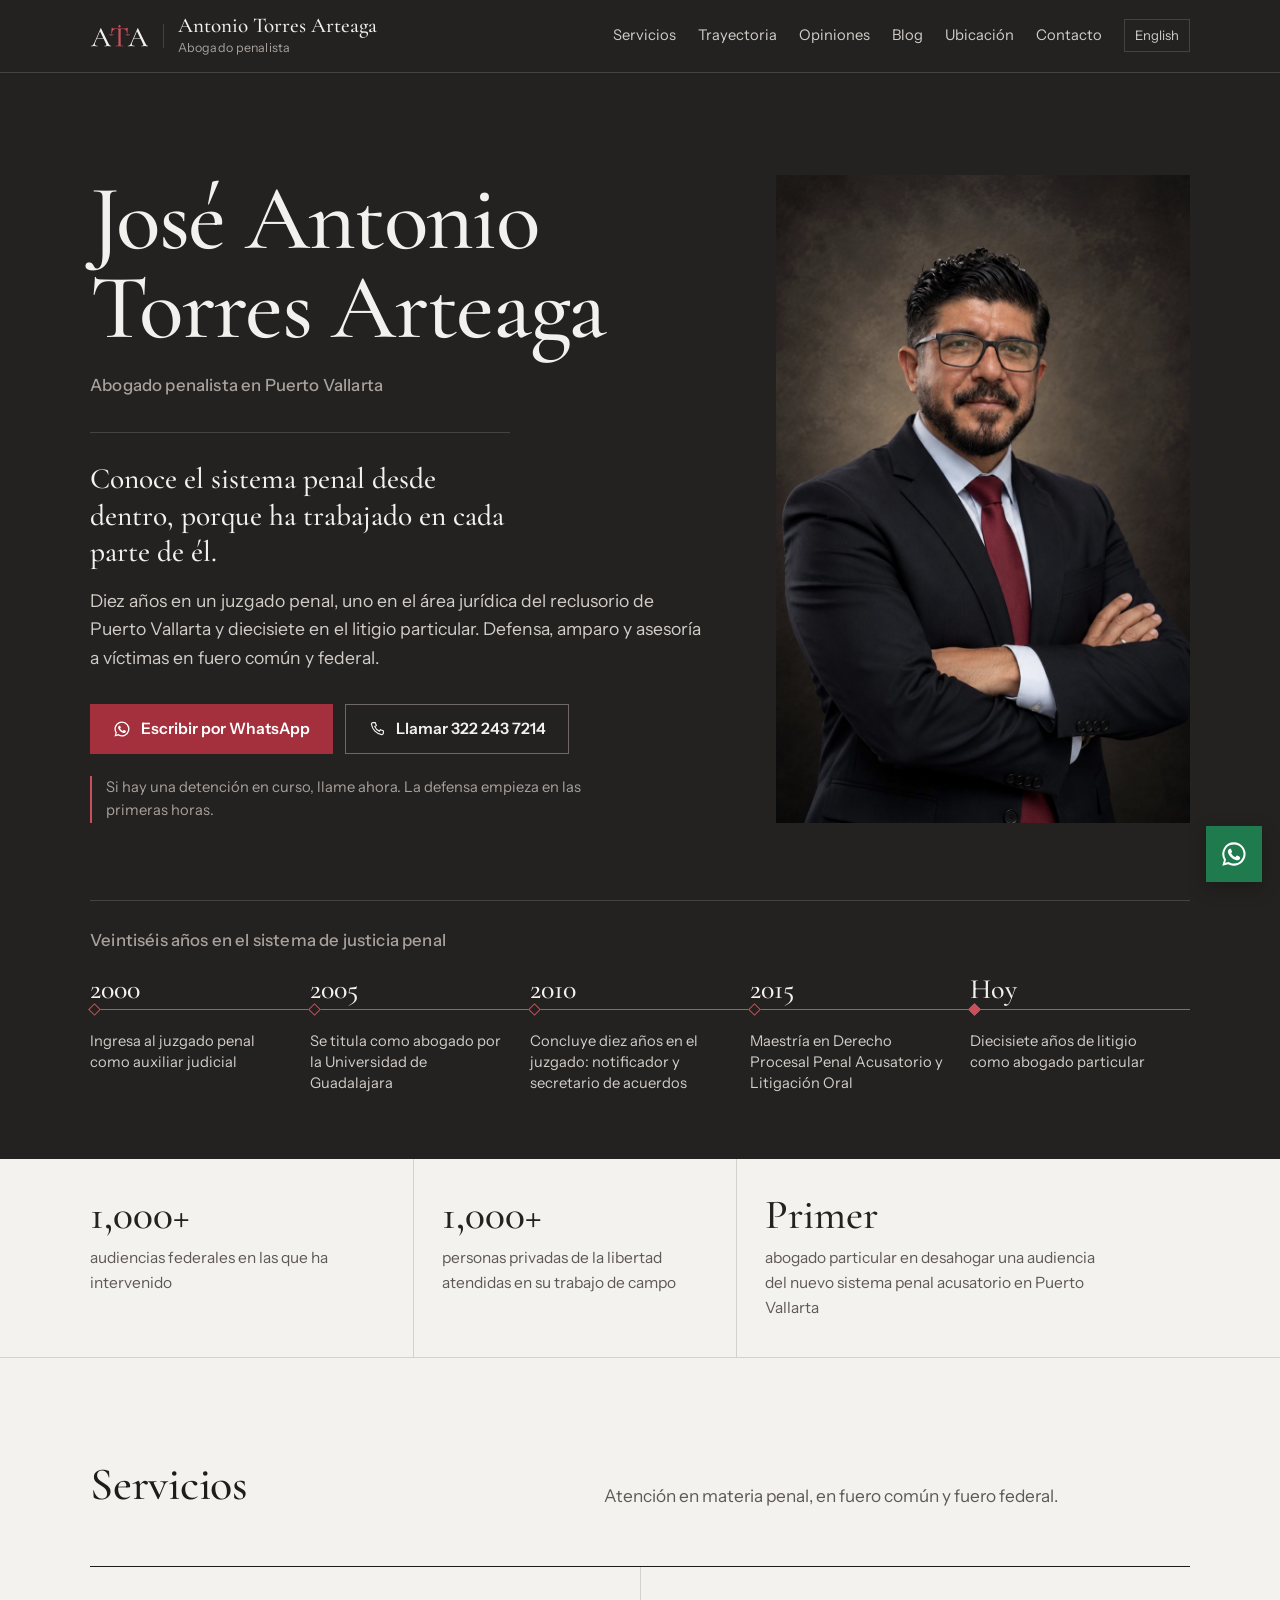
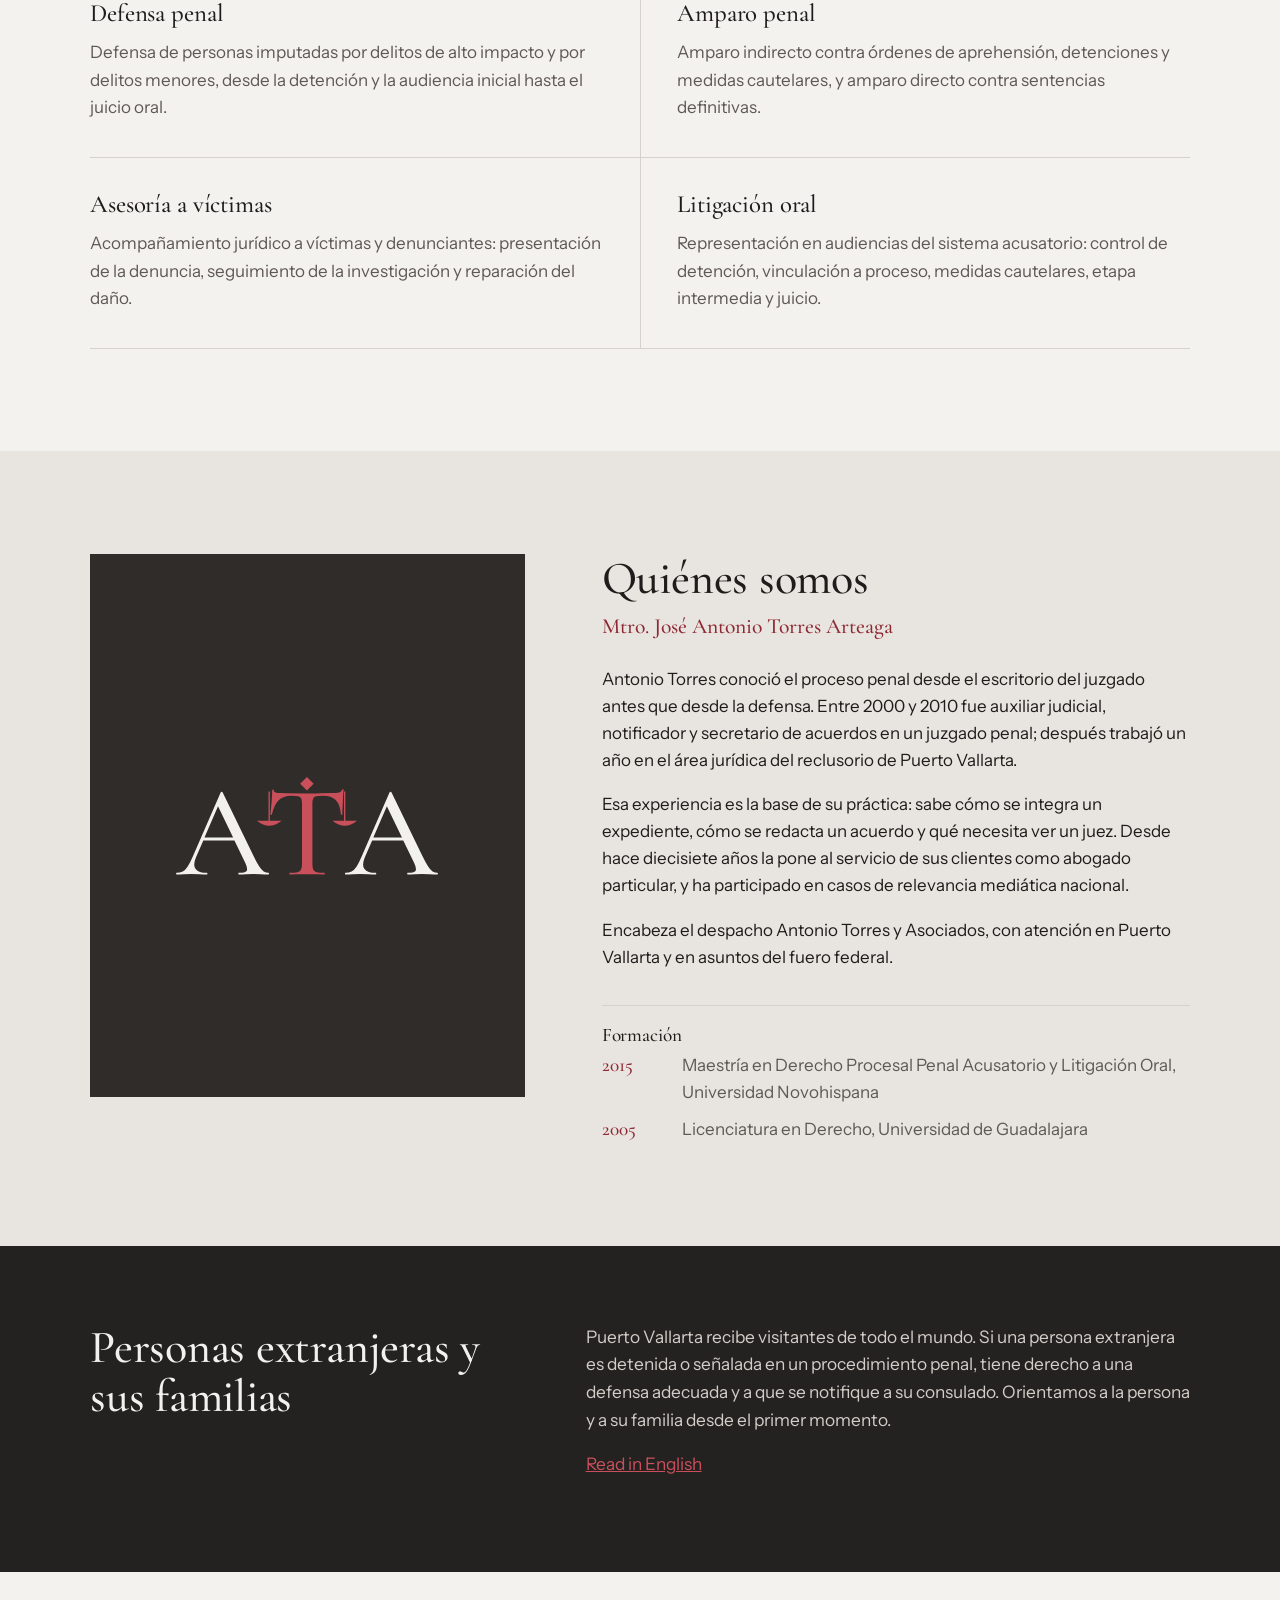
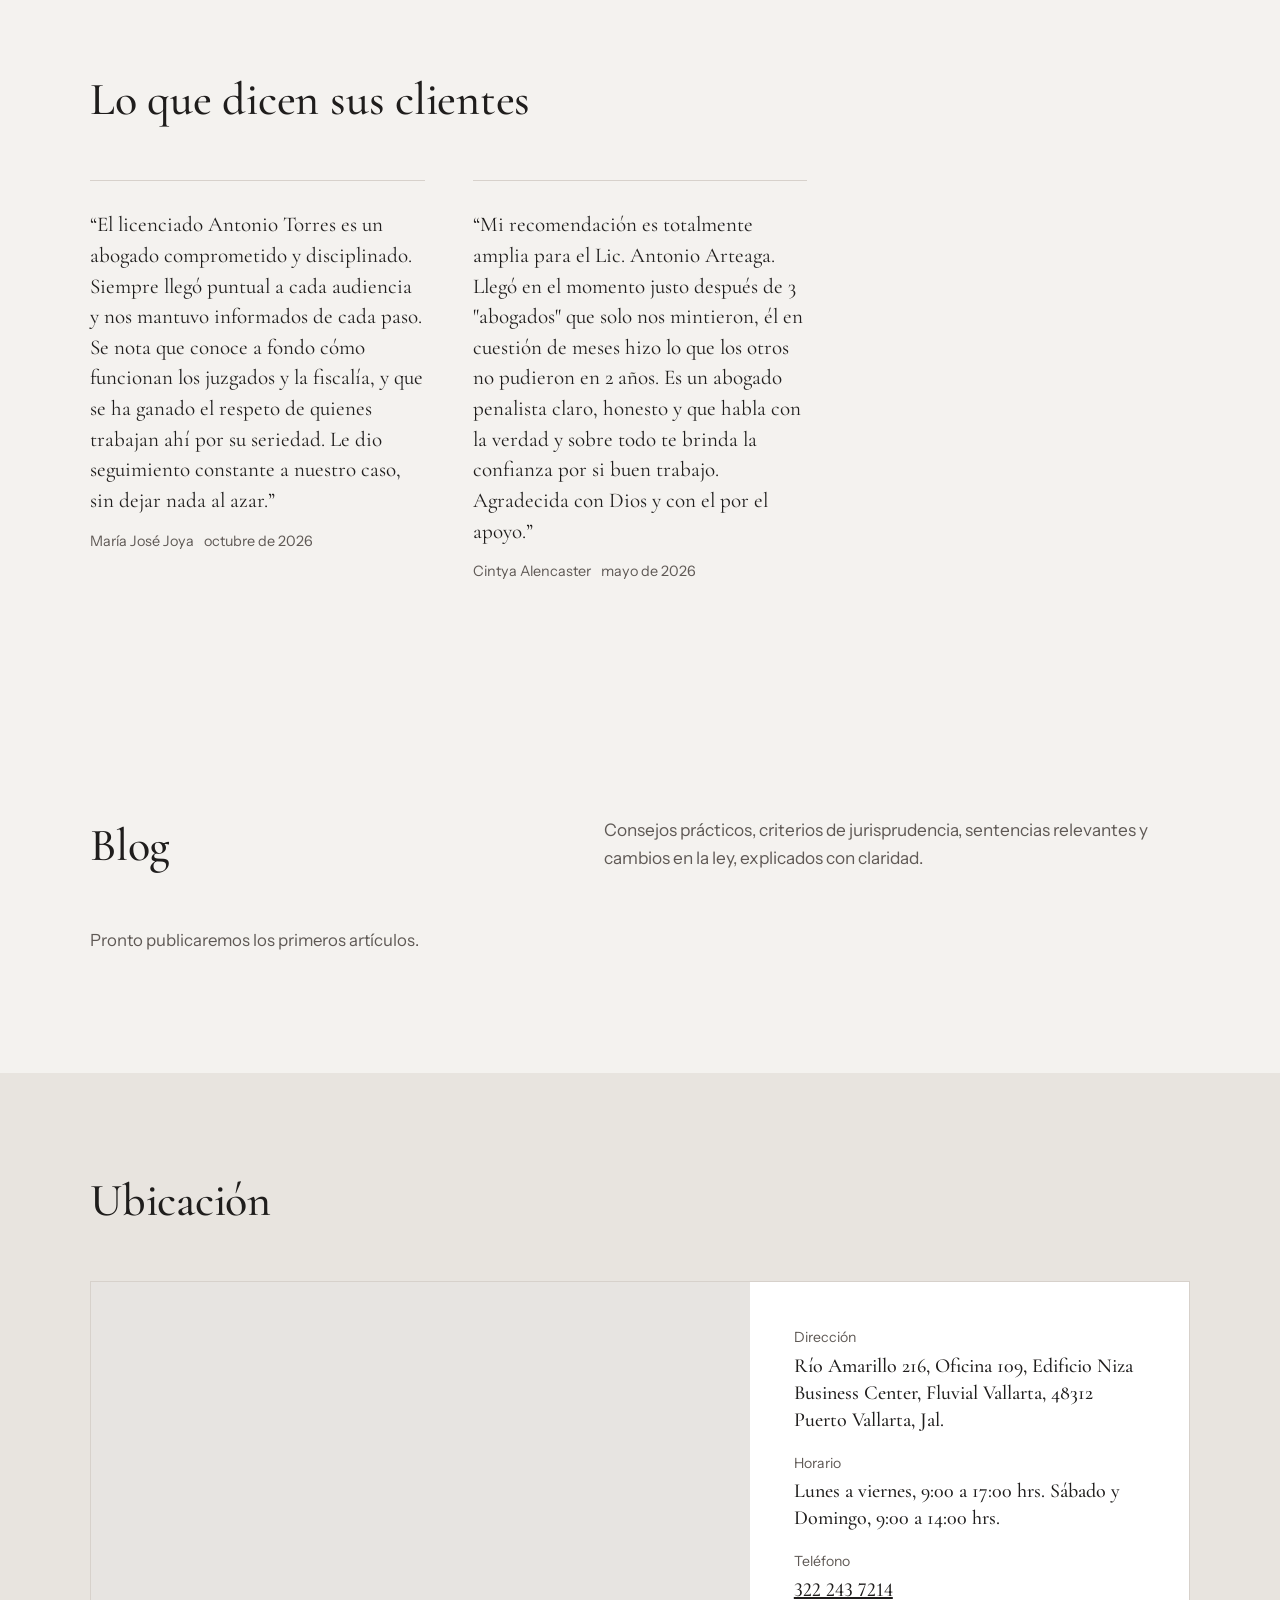
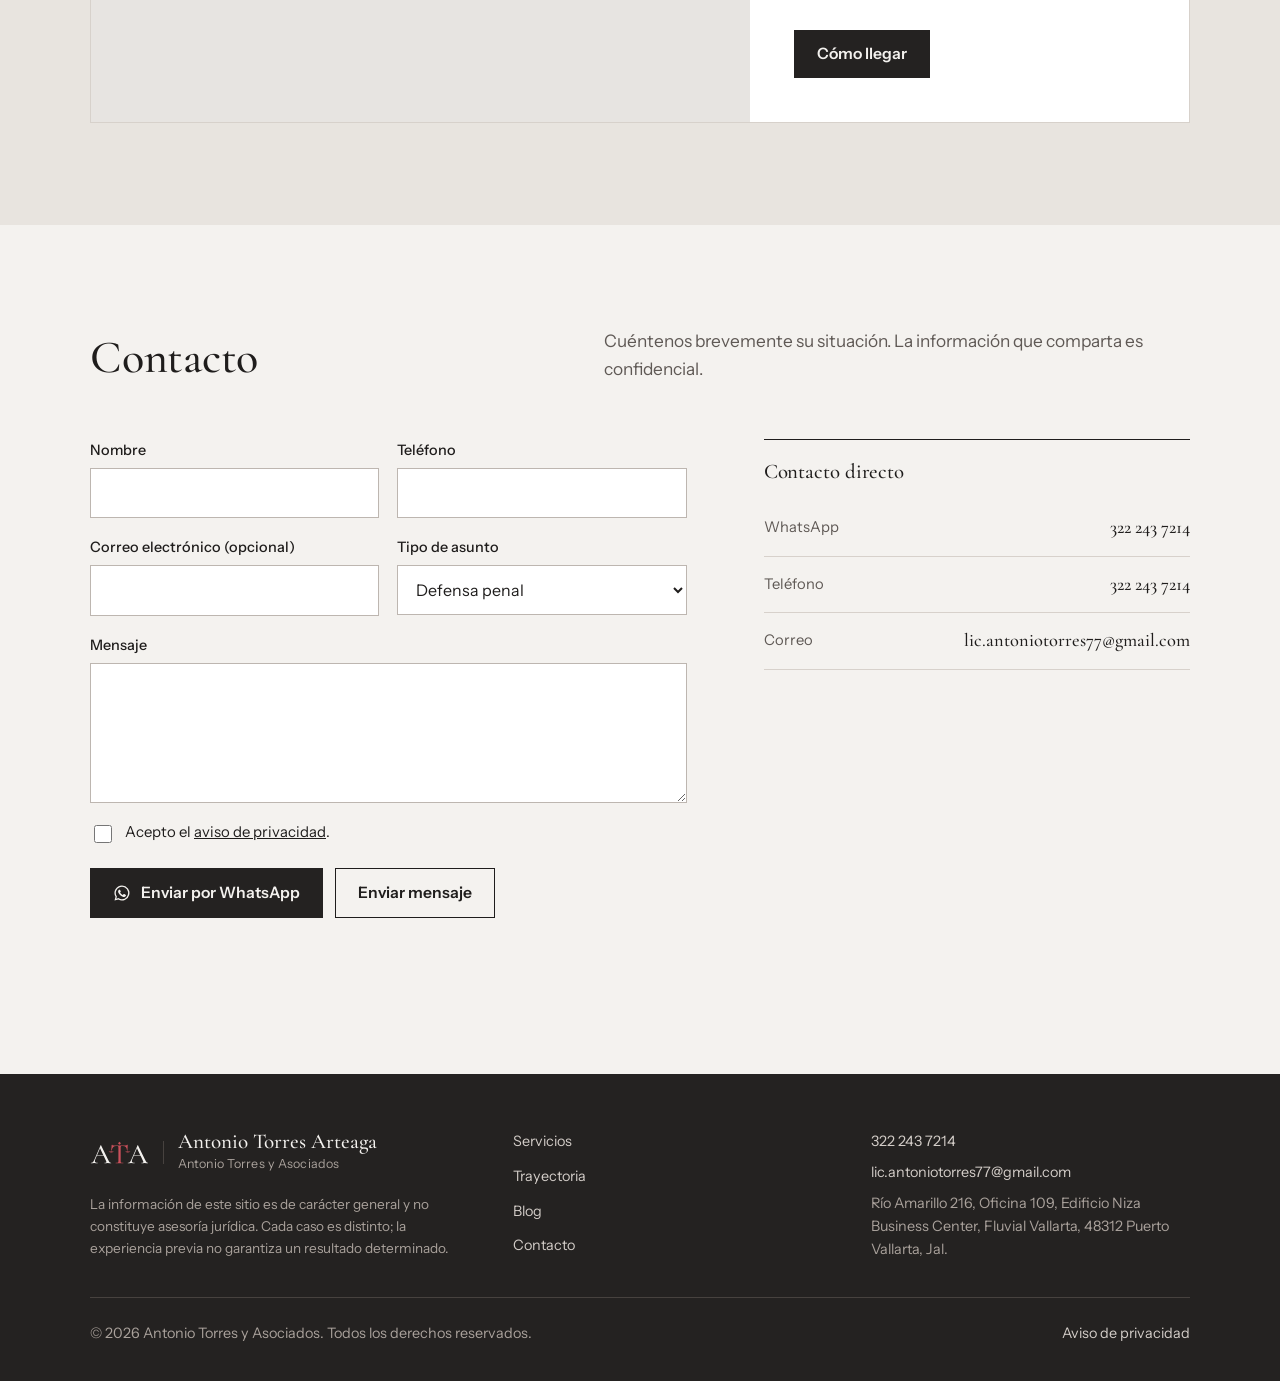
<file: index.html>
<!doctype html>
<html lang="es">
<head>
<meta charset="utf-8">
<meta name="viewport" content="width=device-width,initial-scale=1">
<title>Antonio Torres Arteaga · Abogado penalista en Puerto Vallarta</title>
<meta name="description" content="Defensa penal, amparo penal y asesoría jurídica a víctimas en Puerto Vallarta. Más de 26 años en el sistema de justicia penal, fuero común y federal.">
<link rel="canonical" href="https://ata.mx/">
<link rel="alternate" hreflang="es" href="https://ata.mx/">
<link rel="alternate" hreflang="en" href="https://ata.mx/en/">
<link rel="alternate" hreflang="x-default" href="https://ata.mx/">
<meta property="og:type" content="website">
<meta property="og:title" content="Antonio Torres Arteaga · Abogado penalista en Puerto Vallarta">
<meta property="og:description" content="Defensa penal, amparo penal y asesoría jurídica a víctimas en Puerto Vallarta. Más de 26 años en el sistema de justicia penal, fuero común y federal.">
<meta property="og:url" content="https://ata.mx/">
<meta property="og:locale" content="es_MX">
<meta property="og:site_name" content="Antonio Torres Arteaga">
<meta property="og:image" content="https://ata.mx/assets/img/20261027-132414-2-abogado-antonio-torres-arteaga-retrato-corporati.jpg">
<meta name="twitter:card" content="summary_large_image">
<meta name="theme-color" content="#242221">
<link rel="icon" type="image/png" sizes="32x32" href="[data-uri]">
<link rel="icon" href="/favicon.svg" type="image/svg+xml">
<link rel="apple-touch-icon" href="[data-uri]">
<link rel="preconnect" href="https://fonts.googleapis.com">
<link rel="preconnect" href="https://fonts.gstatic.com" crossorigin>
<link href="https://fonts.googleapis.com/css2?family=Cormorant+Garamond:ital,wght@0,500;0,600;1,500&family=Instrument+Sans:wght@400;500;600&display=swap" rel="stylesheet">
<link rel="stylesheet" href="/assets/site.css?v=93894388">
<script type="application/ld+json">{"@context":"https://schema.org","@type":"Attorney","@id":"https://ata.mx/#despacho","name":"Antonio Torres Arteaga · Antonio Torres y Asociados","alternateName":"Antonio Torres y Asociados","description":"Defensa penal, amparo penal y asesoría jurídica a víctimas en Puerto Vallarta. Más de 26 años en el sistema de justicia penal, fuero común y federal.","url":"https://ata.mx/","areaServed":[{"@type":"City","name":"Puerto Vallarta"},{"@type":"State","name":"Jalisco"}],"knowsAbout":["Derecho penal","Amparo penal","Sistema penal acusatorio","Litigación oral"],"founder":{"@type":"Person","name":"José Antonio Torres Arteaga","jobTitle":"Abogado penalista","alumniOf":[{"@type":"CollegeOrUniversity","name":"Universidad de Guadalajara"},{"@type":"CollegeOrUniversity","name":"Universidad Novohispana"}]},"telephone":"+523222437214","email":"lic.antoniotorres77@gmail.com","address":{"@type":"PostalAddress","streetAddress":"Río Amarillo 216, Oficina 109, Edificio Niza Business Center, Fluvial Vallarta","addressLocality":"Puerto Vallarta","addressRegion":"Jalisco","addressCountry":"MX","postalCode":"48312"},"image":"https://ata.mx/assets/img/20261027-135233-abogado-antonio-torres-arteaga-retrato-corporativo.jpg","sameAs":["https://maps.app.goo.gl/p3qq6KmUk7NSALbJA"]}</script>
</head>
<body data-api="https://script.google.com/macros/s/AKfycbz2CCUZjYYO8m5FiT7aGrvQxWlBGZ-uTiWdEAHfwQ2h37PKjHYcOq7zwsGU9koDA2ZB/exec">
<svg width="0" height="0" style="position:absolute" aria-hidden="true">
  <symbol id="i-wa" viewBox="0 0 24 24"><path fill="currentColor" d="M12 2a10 10 0 0 0-8.6 15.1L2 22l5-1.3A10 10 0 1 0 12 2Zm0 18.2c-1.5 0-3-.4-4.3-1.2l-.3-.2-3 .8.8-2.9-.2-.3A8.2 8.2 0 1 1 12 20.2Zm4.5-6.1c-.2-.1-1.5-.7-1.7-.8-.2-.1-.4-.1-.6.1l-.8 1c-.1.2-.3.2-.5.1a6.7 6.7 0 0 1-3.3-2.9c-.3-.4.2-.4.7-1.4.1-.2 0-.3 0-.4l-.8-1.8c-.2-.5-.4-.4-.6-.4h-.5c-.2 0-.4.1-.7.3-.2.3-.9.9-.9 2.2s.9 2.5 1.1 2.7c.1.2 1.8 2.8 4.4 3.9 1.6.7 2.3.8 3.1.6.5-.1 1.5-.6 1.7-1.2.2-.6.2-1.1.2-1.2-.1-.1-.3-.2-.5-.3Z"/></symbol>
  <symbol id="i-tel" viewBox="0 0 24 24"><path fill="none" stroke="currentColor" stroke-width="1.6" d="M6.6 3.5h3l1.5 4-2 1.3a11 11 0 0 0 6.1 6.1l1.3-2 4 1.5v3a2 2 0 0 1-2.2 2A16.5 16.5 0 0 1 4.6 5.7a2 2 0 0 1 2-2.2Z"/></symbol>
</svg>

<a class="skip" href="#main">Saltar al contenido</a>
<header class="top">
  <div class="wrap">
    <a class="brand" href="/"><span class="m"><svg class="mark" viewBox="-3 22.1 207.1 81.4" aria-hidden="true" focusable="false"><path fill="var(--mark-a,#F3F1EE)" d="M70.9 98.8L70.9 98.8Q71.4 98.8 71.4 99.4Q71.4 100 70.9 100L70.9 100Q68 100 65 99.8Q61.9 99.6 59 99.6L59 99.6Q55.8 99.6 53.5 99.8Q51.1 100 48.2 100L48.2 100Q47.8 100 47.8 99.4Q47.8 98.8 48.2 98.8L48.2 98.8Q53.1 98.8 54.2 97.3Q55.3 95.7 53.1 91.1L53.1 91.1L44.8 73.9L20.9 73.9L15.3 86.8Q12.7 92.9 15 95.8Q17.3 98.8 23.6 98.8L23.6 98.8Q24.1 98.8 24.1 99.4Q24.1 100 23.6 100L23.6 100Q20.6 100 18.1 99.8Q15.6 99.6 11.8 99.6L11.8 99.6Q8.1 99.6 5.8 99.8Q3.6 100 0.4 100L0.4 100Q0 100 0 99.4Q0 98.8 0.4 98.8L0.4 98.8Q3.1 98.8 5.1 97.8Q7.1 96.7 8.9 93.9Q10.8 91.1 13 85.9L13 85.9L34.3 36.8Q34.4 36.5 35 36.5Q35.6 36.4 35.7 36.8L35.7 36.8L59.7 86.3Q62.1 91.2 63.9 94Q65.6 96.7 67.3 97.8Q69 98.8 70.9 98.8M21.8 71.7L43.8 71.7L32.2 47.6L21.8 71.7M200.6 98.8L200.6 98.8Q201.1 98.8 201.1 99.4Q201.1 100 200.6 100L200.6 100Q197.7 100 194.7 99.8Q191.6 99.6 188.7 99.6L188.7 99.6Q185.5 99.6 183.2 99.8Q180.8 100 177.9 100L177.9 100Q177.5 100 177.5 99.4Q177.5 98.8 177.9 98.8L177.9 98.8Q182.8 98.8 183.9 97.3Q185 95.7 182.8 91.1L182.8 91.1L174.5 73.9L150.6 73.9L145 86.8Q142.4 92.9 144.7 95.8Q147 98.8 153.3 98.8L153.3 98.8Q153.8 98.8 153.8 99.4Q153.8 100 153.3 100L153.3 100Q150.3 100 147.8 99.8Q145.3 99.6 141.5 99.6L141.5 99.6Q137.8 99.6 135.6 99.8Q133.3 100 130.1 100L130.1 100Q129.7 100 129.7 99.4Q129.7 98.8 130.1 98.8L130.1 98.8Q132.8 98.8 134.8 97.8Q136.8 96.7 138.7 93.9Q140.5 91.1 142.7 85.9L142.7 85.9L164 36.8Q164.1 36.5 164.7 36.5Q165.3 36.4 165.4 36.8L165.4 36.8L189.4 86.3Q191.8 91.2 193.6 94Q195.3 96.7 197 97.8Q198.7 98.8 200.6 98.8M151.5 71.7L173.5 71.7L161.9 47.6L151.5 71.7"/><path fill="var(--mark-t,#C9505B)" d="M88.5 39.5L88.5 39.5Q82.3 39.5 78.8 43Q75.3 46.4 73.6 54L73.6 54Q73.5 54.2 73 54.2Q72.4 54.2 72.4 53.9L72.4 53.9Q72.6 52.6 72.8 50.2Q73.1 47.8 73.3 45Q73.5 42.2 73.7 39.6Q73.8 37 73.8 35.3L73.8 35.3Q73.8 34.8 74.4 34.8Q75 34.8 75 35.3L75 35.3Q75 36.3 76 36.8Q77 37.2 78.3 37.4Q79.6 37.5 80.5 37.5L80.5 37.5Q89.1 37.8 100.6 37.8L100.6 37.8Q107.6 37.8 111.8 37.6Q116 37.5 119.9 37.5L119.9 37.5Q123.3 37.5 125.2 37Q127 36.6 127.5 35L127.5 35Q127.6 34.6 128.2 34.6Q128.7 34.6 128.7 35L128.7 35Q128.5 36.5 128.3 39.2Q128.2 41.9 128.1 44.8Q127.9 47.7 127.8 50.2Q127.7 52.7 127.7 53.9L127.7 53.9Q127.7 54.2 127.2 54.2Q126.6 54.2 126.6 53.9L126.6 53.9Q125.9 46.1 122.6 42.8Q119.3 39.5 112.8 39.5L112.8 39.5Q109.3 39.5 107.5 40Q105.8 40.4 105.3 41.7Q104.7 43 104.7 45.8L104.7 45.8L104.7 91.9Q104.7 94.8 105.3 96.3Q106 97.8 108 98.3Q109.9 98.8 114 98.8L114 98.8Q114.2 98.8 114.2 99.4Q114.2 100 114 100L114 100Q111.3 100 108 99.9Q104.6 99.8 100.6 99.8L100.6 99.8Q96.8 99.8 93.5 99.9Q90.1 100 87.3 100L87.3 100Q87 100 87 99.4Q87 98.8 87.3 98.8L87.3 98.8Q91.2 98.8 93.3 98.3Q95.3 97.8 96 96.3Q96.7 94.8 96.7 91.9L96.7 91.9L96.7 45.6Q96.7 42.9 96.1 41.5Q95.5 40.2 93.7 39.9Q91.9 39.5 88.5 39.5M100.5 25.1l5.2 5.2l-5.2 5.2l-5.2 -5.2ZM71 36.3h1v22.4h-1ZM62.1 58.7L81 58.7Q71.5 66.5 62.1 58.7ZM129 36.3h1v22.4h-1ZM120.1 58.7L139 58.7Q129.6 66.5 120.1 58.7Z"/></svg>
</span><span><b>Antonio Torres Arteaga</b><small>Abogado penalista</small></span></a>
    <button class="menu-btn" type="button" aria-expanded="false" aria-controls="nav">Menú</button>
    <nav class="nav" id="nav" aria-label="Principal">
      <a href="/#servicios">Servicios</a>
      <a href="/#trayectoria">Trayectoria</a>
      <a href="/#opiniones">Opiniones</a>
      <a href="/blog/">Blog</a>
      <a href="/#ubicacion">Ubicación</a>
      <a href="/#contacto">Contacto</a>
      <a class="lang" href="/en/" hreflang="en" lang="en">English</a>
    </nav>
  </div>
</header>
<main id="main">
<section class="hero" id="despacho">
  <div class="wrap">
    <div class="hero-grid">
      <div>
        <h1><span class="name">José Antonio</span><span class="name">Torres Arteaga</span><span class="role">Abogado penalista en Puerto Vallarta</span></h1>
        <p class="claim">Conoce el sistema penal desde dentro, porque ha trabajado en cada parte de él.</p>
        <p class="lead">Diez años en un juzgado penal, uno en el área jurídica del reclusorio de Puerto Vallarta y diecisiete en el litigio particular. Defensa, amparo y asesoría a víctimas en fuero común y federal.</p>
        <div class="ctas">
          <a class="btn btn-brass" href="https://wa.me/523222437214?text=Hola%2C%20quisiera%20una%20asesor%C3%ADa%20con%20el%20Mtro.%20Antonio%20Torres." target="_blank" rel="noopener"><svg><use href="#i-wa"/></svg>Escribir por WhatsApp</a>
          <a class="btn btn-line" href="tel:+523222437214"><svg><use href="#i-tel"/></svg>Llamar 322 243 7214</a>
        </div>
        <p class="urgent">Si hay una detención en curso, llame ahora. La defensa empieza en las primeras horas.</p>
      </div>
      <div class="portrait has-img">
        <img src="/assets/img/20261027-135233-abogado-antonio-torres-arteaga-retrato-corporativo.jpg" alt="Mtro. José Antonio Torres Arteaga" width="720" height="900" fetchpriority="high">
        
      </div>
    </div>
    <div class="trayecto" id="trayectoria-linea">
      <h2>Veintiséis años en el sistema de justicia penal</h2>
      <ol class="tl">
        <li><span class="y">2000</span><span class="t">Ingresa al juzgado penal como auxiliar judicial</span></li><li><span class="y">2005</span><span class="t">Se titula como abogado por la Universidad de Guadalajara</span></li><li><span class="y">2010</span><span class="t">Concluye diez años en el juzgado: notificador y secretario de acuerdos</span></li><li><span class="y">2015</span><span class="t">Maestría en Derecho Procesal Penal Acusatorio y Litigación Oral</span></li><li><span class="y">Hoy</span><span class="t">Diecisiete años de litigio como abogado particular</span></li>
      </ol>
    </div>
  </div>
</section>

<section class="facts" aria-label="Trayectoria en cifras">
  <div class="wrap">
    <div class="fact"><b>1,000+</b><span>audiencias federales en las que ha intervenido</span></div><div class="fact"><b>1,000+</b><span>personas privadas de la libertad atendidas en su trabajo de campo</span></div><div class="fact"><b>Primer</b><span>abogado particular en desahogar una audiencia del nuevo sistema penal acusatorio en Puerto Vallarta</span></div>
  </div>
</section>

<section class="sec" id="servicios">
  <div class="wrap">
    <div class="sec-head"><h2>Servicios</h2><p>Atención en materia penal, en fuero común y fuero federal.</p></div>
    <div class="services">
      <article class="service"><h3>Defensa penal</h3><p>Defensa de personas imputadas por delitos de alto impacto y por delitos menores, desde la detención y la audiencia inicial hasta el juicio oral.</p></article><article class="service"><h3>Amparo penal</h3><p>Amparo indirecto contra órdenes de aprehensión, detenciones y medidas cautelares, y amparo directo contra sentencias definitivas.</p></article><article class="service"><h3>Asesoría a víctimas</h3><p>Acompañamiento jurídico a víctimas y denunciantes: presentación de la denuncia, seguimiento de la investigación y reparación del daño.</p></article><article class="service"><h3>Litigación oral</h3><p>Representación en audiencias del sistema acusatorio: control de detención, vinculación a proceso, medidas cautelares, etapa intermedia y juicio.</p></article>
    </div>
  </div>
</section>

<section class="sec sec-alt" id="trayectoria">
  <div class="wrap">
    <div class="about">
      <div class="about-photo no-img">
        
        <span class="m"><svg class="mark" viewBox="-3 22.1 207.1 81.4" aria-hidden="true" focusable="false"><path fill="var(--mark-a,#F3F1EE)" d="M70.9 98.8L70.9 98.8Q71.4 98.8 71.4 99.4Q71.4 100 70.9 100L70.9 100Q68 100 65 99.8Q61.9 99.6 59 99.6L59 99.6Q55.8 99.6 53.5 99.8Q51.1 100 48.2 100L48.2 100Q47.8 100 47.8 99.4Q47.8 98.8 48.2 98.8L48.2 98.8Q53.1 98.8 54.2 97.3Q55.3 95.7 53.1 91.1L53.1 91.1L44.8 73.9L20.9 73.9L15.3 86.8Q12.7 92.9 15 95.8Q17.3 98.8 23.6 98.8L23.6 98.8Q24.1 98.8 24.1 99.4Q24.1 100 23.6 100L23.6 100Q20.6 100 18.1 99.8Q15.6 99.6 11.8 99.6L11.8 99.6Q8.1 99.6 5.8 99.8Q3.6 100 0.4 100L0.4 100Q0 100 0 99.4Q0 98.8 0.4 98.8L0.4 98.8Q3.1 98.8 5.1 97.8Q7.1 96.7 8.9 93.9Q10.8 91.1 13 85.9L13 85.9L34.3 36.8Q34.4 36.5 35 36.5Q35.6 36.4 35.7 36.8L35.7 36.8L59.7 86.3Q62.1 91.2 63.9 94Q65.6 96.7 67.3 97.8Q69 98.8 70.9 98.8M21.8 71.7L43.8 71.7L32.2 47.6L21.8 71.7M200.6 98.8L200.6 98.8Q201.1 98.8 201.1 99.4Q201.1 100 200.6 100L200.6 100Q197.7 100 194.7 99.8Q191.6 99.6 188.7 99.6L188.7 99.6Q185.5 99.6 183.2 99.8Q180.8 100 177.9 100L177.9 100Q177.5 100 177.5 99.4Q177.5 98.8 177.9 98.8L177.9 98.8Q182.8 98.8 183.9 97.3Q185 95.7 182.8 91.1L182.8 91.1L174.5 73.9L150.6 73.9L145 86.8Q142.4 92.9 144.7 95.8Q147 98.8 153.3 98.8L153.3 98.8Q153.8 98.8 153.8 99.4Q153.8 100 153.3 100L153.3 100Q150.3 100 147.8 99.8Q145.3 99.6 141.5 99.6L141.5 99.6Q137.8 99.6 135.6 99.8Q133.3 100 130.1 100L130.1 100Q129.7 100 129.7 99.4Q129.7 98.8 130.1 98.8L130.1 98.8Q132.8 98.8 134.8 97.8Q136.8 96.7 138.7 93.9Q140.5 91.1 142.7 85.9L142.7 85.9L164 36.8Q164.1 36.5 164.7 36.5Q165.3 36.4 165.4 36.8L165.4 36.8L189.4 86.3Q191.8 91.2 193.6 94Q195.3 96.7 197 97.8Q198.7 98.8 200.6 98.8M151.5 71.7L173.5 71.7L161.9 47.6L151.5 71.7"/><path fill="var(--mark-t,#C9505B)" d="M88.5 39.5L88.5 39.5Q82.3 39.5 78.8 43Q75.3 46.4 73.6 54L73.6 54Q73.5 54.2 73 54.2Q72.4 54.2 72.4 53.9L72.4 53.9Q72.6 52.6 72.8 50.2Q73.1 47.8 73.3 45Q73.5 42.2 73.7 39.6Q73.8 37 73.8 35.3L73.8 35.3Q73.8 34.8 74.4 34.8Q75 34.8 75 35.3L75 35.3Q75 36.3 76 36.8Q77 37.2 78.3 37.4Q79.6 37.5 80.5 37.5L80.5 37.5Q89.1 37.8 100.6 37.8L100.6 37.8Q107.6 37.8 111.8 37.6Q116 37.5 119.9 37.5L119.9 37.5Q123.3 37.5 125.2 37Q127 36.6 127.5 35L127.5 35Q127.6 34.6 128.2 34.6Q128.7 34.6 128.7 35L128.7 35Q128.5 36.5 128.3 39.2Q128.2 41.9 128.1 44.8Q127.9 47.7 127.8 50.2Q127.7 52.7 127.7 53.9L127.7 53.9Q127.7 54.2 127.2 54.2Q126.6 54.2 126.6 53.9L126.6 53.9Q125.9 46.1 122.6 42.8Q119.3 39.5 112.8 39.5L112.8 39.5Q109.3 39.5 107.5 40Q105.8 40.4 105.3 41.7Q104.7 43 104.7 45.8L104.7 45.8L104.7 91.9Q104.7 94.8 105.3 96.3Q106 97.8 108 98.3Q109.9 98.8 114 98.8L114 98.8Q114.2 98.8 114.2 99.4Q114.2 100 114 100L114 100Q111.3 100 108 99.9Q104.6 99.8 100.6 99.8L100.6 99.8Q96.8 99.8 93.5 99.9Q90.1 100 87.3 100L87.3 100Q87 100 87 99.4Q87 98.8 87.3 98.8L87.3 98.8Q91.2 98.8 93.3 98.3Q95.3 97.8 96 96.3Q96.7 94.8 96.7 91.9L96.7 91.9L96.7 45.6Q96.7 42.9 96.1 41.5Q95.5 40.2 93.7 39.9Q91.9 39.5 88.5 39.5M100.5 25.1l5.2 5.2l-5.2 5.2l-5.2 -5.2ZM71 36.3h1v22.4h-1ZM62.1 58.7L81 58.7Q71.5 66.5 62.1 58.7ZM129 36.3h1v22.4h-1ZM120.1 58.7L139 58.7Q129.6 66.5 120.1 58.7Z"/></svg>
</span>
      </div>
      <div>
        <h2>Quiénes somos</h2>
        <p class="name">Mtro. José Antonio Torres Arteaga</p>
        <div class="body"><p>Antonio Torres conoció el proceso penal desde el escritorio del juzgado antes que desde la defensa. Entre 2000 y 2010 fue auxiliar judicial, notificador y secretario de acuerdos en un juzgado penal; después trabajó un año en el área jurídica del reclusorio de Puerto Vallarta.</p><p>Esa experiencia es la base de su práctica: sabe cómo se integra un expediente, cómo se redacta un acuerdo y qué necesita ver un juez. Desde hace diecisiete años la pone al servicio de sus clientes como abogado particular, y ha participado en casos de relevancia mediática nacional.</p><p>Encabeza el despacho Antonio Torres y Asociados, con atención en Puerto Vallarta y en asuntos del fuero federal.</p></div>
        <div class="edu">
          <h3>Formación</h3>
          <dl><dt>2015</dt><dd>Maestría en Derecho Procesal Penal Acusatorio y Litigación Oral, Universidad Novohispana</dd><dt>2005</dt><dd>Licenciatura en Derecho, Universidad de Guadalajara</dd></dl>
          
        </div>
      </div>
    </div>
    
  </div>
</section>

<section class="foreign" lang="es">
  <div class="wrap">
    <h2>Personas extranjeras y sus familias</h2>
    <div><p>Puerto Vallarta recibe visitantes de todo el mundo. Si una persona extranjera es detenida o señalada en un procedimiento penal, tiene derecho a una defensa adecuada y a que se notifique a su consulado. Orientamos a la persona y a su familia desde el primer momento.</p><p><a href="/en/" hreflang="en" lang="en">Read in English</a></p></div>
  </div>
</section>



<section class="sec" id="opiniones">
  <div class="wrap">
    <div class="sec-head"><h2>Lo que dicen sus clientes</h2><p></p></div>
    <div class="rating" id="g-rating">
      <b>5.0</b>
      <div><span class="stars">★★★★★</span><small>Calificación en Google · <span class="n"></span> opiniones</small></div>
      <div class="links"><a data-gurl href="https://maps.app.goo.gl/p3qq6KmUk7NSALbJA" target="_blank" rel="noopener">Ver todas las opiniones en Google</a><a data-gurl data-write href="https://maps.app.goo.gl/p3qq6KmUk7NSALbJA" target="_blank" rel="noopener">Dejar una opinión</a></div>
    </div>
    <div class="quotes" id="quotes">
      <blockquote class="quote"><p>“El licenciado Antonio Torres es un abogado comprometido y disciplinado. Siempre llegó puntual a cada audiencia y nos mantuvo informados de cada paso. Se nota que conoce a fondo cómo funcionan los juzgados y la fiscalía, y que se ha ganado el respeto de quienes trabajan ahí por su seriedad. Le dio seguimiento constante a nuestro caso, sin dejar nada al azar.”</p><footer><span>María José  Joya</span><span>octubre de 2026</span></footer></blockquote><blockquote class="quote"><p>“Mi recomendación es totalmente amplia para el Lic. Antonio Arteaga. Llegó en el momento justo después de 3 &quot;abogados&quot; que solo nos mintieron,  él en cuestión de meses hizo lo que los otros no pudieron en 2 años. Es un abogado penalista claro, honesto y que habla con la verdad y sobre todo te brinda la confianza por si buen trabajo. Agradecida con Dios y con el por el apoyo.”</p><footer><span>Cintya Alencaster</span><span>mayo de 2026</span></footer></blockquote>
    </div>
    <p class="g-attr" id="g-attr" hidden>Opiniones publicadas en Google</p>
    <div id="g-reviews"></div>
  </div>
</section>

<section class="sec" id="blog">
  <div class="wrap">
    <div class="sec-head"><h2>Blog</h2><p>Consejos prácticos, criterios de jurisprudencia, sentencias relevantes y cambios en la ley, explicados con claridad.</p></div>
    
    <p class="empty">Pronto publicaremos los primeros artículos.</p>
  </div>
</section>

<section class="sec sec-alt" id="ubicacion">
  <div class="wrap">
    <div class="sec-head"><h2>Ubicación</h2><p></p></div>
    <div class="loc">
      <iframe src="https://www.google.com/maps/embed?pb=!1m18!1m12!1m3!1d3733.148321267916!2d-105.23093572475332!3d20.66354388089597!2m3!1f0!2f0!3f0!3m2!1i1024!2i768!4f13.1!3m3!1m2!1s0x842145c66043c8ab%3A0x863e3ac1b6f8b145!2sAbogado%20penalista%20maestro%20Jose%20Antonio%20Torres%20Arteaga!5e0!3m2!1ses-419!2smx!4v1793129012242!5m2!1ses-419!2smx" title="Mapa de la ubicación del despacho" loading="lazy" referrerpolicy="no-referrer-when-downgrade" allowfullscreen></iframe>
      <div class="info">
        <dl>
          <dt>Dirección</dt><dd>Río Amarillo 216, Oficina 109, Edificio Niza Business Center, Fluvial Vallarta, 48312 Puerto Vallarta, Jal.</dd>
          <dt>Horario</dt><dd>Lunes a viernes, 9:00 a 17:00 hrs. Sábado y Domingo, 9:00 a 14:00  hrs.</dd>
          <dt>Teléfono</dt><dd><a href="tel:+523222437214">322 243 7214</a></dd>
        </dl>
        <a class="btn btn-dark" href="https://maps.app.goo.gl/p3qq6KmUk7NSALbJA" target="_blank" rel="noopener">Cómo llegar</a>
      </div>
    </div>
  </div>
</section>

<section class="sec" id="contacto">
  <div class="wrap">
    <div class="sec-head"><h2>Contacto</h2><p>Cuéntenos brevemente su situación. La información que comparta es confidencial.</p></div>
    <div class="contact">
      <form id="contact-form" novalidate>
        <div class="row">
          <div class="field"><label for="f-n">Nombre</label><input id="f-n" name="nombre" autocomplete="name" required></div>
          <div class="field"><label for="f-t">Teléfono</label><input id="f-t" name="telefono" type="tel" autocomplete="tel" required></div>
        </div>
        <div class="row">
          <div class="field"><label for="f-e">Correo electrónico (opcional)</label><input id="f-e" name="correo" type="email" autocomplete="email"></div>
          <div class="field"><label for="f-y">Tipo de asunto</label><select id="f-y" name="tipo"><option>Defensa penal</option><option>Amparo penal</option><option>Soy víctima o denunciante</option><option>Otro asunto</option></select></div>
        </div>
        <div class="field"><label for="f-m">Mensaje</label><textarea id="f-m" name="mensaje" required></textarea></div>
        <input class="hp" name="empresa" tabindex="-1" autocomplete="off" aria-hidden="true">
        <label class="consent"><input type="checkbox" name="consent" required><span>Acepto el <a href="/aviso-de-privacidad/" target="_blank">aviso de privacidad</a>.</span></label>
        <div class="form-actions">
          <button class="btn btn-brass" type="button" data-wa="https://wa.me/523222437214"><svg><use href="#i-wa"/></svg>Enviar por WhatsApp</button>
          <button class="btn btn-ghost" type="submit">Enviar mensaje</button>
        </div>
        <p class="form-msg" role="status" aria-live="polite"></p>
      </form>
      <div class="channels">
        <h3>Contacto directo</h3>
        <a href="https://wa.me/523222437214?text=Hola%2C%20quisiera%20una%20asesor%C3%ADa%20con%20el%20Mtro.%20Antonio%20Torres." target="_blank" rel="noopener"><span>WhatsApp</span><span>322 243 7214</span></a>
        <a href="tel:+523222437214"><span>Teléfono</span><span>322 243 7214</span></a>
        <a href="mailto:lic.antoniotorres77@gmail.com"><span>Correo</span><span>lic.antoniotorres77@gmail.com</span></a>
        
      </div>
    </div>
  </div>
</section>

</main>
<footer class="foot">
  <div class="wrap">
    <div class="grid">
      <div>
        <a class="brand" href="/"><span class="m"><svg class="mark" viewBox="-3 22.1 207.1 81.4" aria-hidden="true" focusable="false"><path fill="var(--mark-a,#F3F1EE)" d="M70.9 98.8L70.9 98.8Q71.4 98.8 71.4 99.4Q71.4 100 70.9 100L70.9 100Q68 100 65 99.8Q61.9 99.6 59 99.6L59 99.6Q55.8 99.6 53.5 99.8Q51.1 100 48.2 100L48.2 100Q47.8 100 47.8 99.4Q47.8 98.8 48.2 98.8L48.2 98.8Q53.1 98.8 54.2 97.3Q55.3 95.7 53.1 91.1L53.1 91.1L44.8 73.9L20.9 73.9L15.3 86.8Q12.7 92.9 15 95.8Q17.3 98.8 23.6 98.8L23.6 98.8Q24.1 98.8 24.1 99.4Q24.1 100 23.6 100L23.6 100Q20.6 100 18.1 99.8Q15.6 99.6 11.8 99.6L11.8 99.6Q8.1 99.6 5.8 99.8Q3.6 100 0.4 100L0.4 100Q0 100 0 99.4Q0 98.8 0.4 98.8L0.4 98.8Q3.1 98.8 5.1 97.8Q7.1 96.7 8.9 93.9Q10.8 91.1 13 85.9L13 85.9L34.3 36.8Q34.4 36.5 35 36.5Q35.6 36.4 35.7 36.8L35.7 36.8L59.7 86.3Q62.1 91.2 63.9 94Q65.6 96.7 67.3 97.8Q69 98.8 70.9 98.8M21.8 71.7L43.8 71.7L32.2 47.6L21.8 71.7M200.6 98.8L200.6 98.8Q201.1 98.8 201.1 99.4Q201.1 100 200.6 100L200.6 100Q197.7 100 194.7 99.8Q191.6 99.6 188.7 99.6L188.7 99.6Q185.5 99.6 183.2 99.8Q180.8 100 177.9 100L177.9 100Q177.5 100 177.5 99.4Q177.5 98.8 177.9 98.8L177.9 98.8Q182.8 98.8 183.9 97.3Q185 95.7 182.8 91.1L182.8 91.1L174.5 73.9L150.6 73.9L145 86.8Q142.4 92.9 144.7 95.8Q147 98.8 153.3 98.8L153.3 98.8Q153.8 98.8 153.8 99.4Q153.8 100 153.3 100L153.3 100Q150.3 100 147.8 99.8Q145.3 99.6 141.5 99.6L141.5 99.6Q137.8 99.6 135.6 99.8Q133.3 100 130.1 100L130.1 100Q129.7 100 129.7 99.4Q129.7 98.8 130.1 98.8L130.1 98.8Q132.8 98.8 134.8 97.8Q136.8 96.7 138.7 93.9Q140.5 91.1 142.7 85.9L142.7 85.9L164 36.8Q164.1 36.5 164.7 36.5Q165.3 36.4 165.4 36.8L165.4 36.8L189.4 86.3Q191.8 91.2 193.6 94Q195.3 96.7 197 97.8Q198.7 98.8 200.6 98.8M151.5 71.7L173.5 71.7L161.9 47.6L151.5 71.7"/><path fill="var(--mark-t,#C9505B)" d="M88.5 39.5L88.5 39.5Q82.3 39.5 78.8 43Q75.3 46.4 73.6 54L73.6 54Q73.5 54.2 73 54.2Q72.4 54.2 72.4 53.9L72.4 53.9Q72.6 52.6 72.8 50.2Q73.1 47.8 73.3 45Q73.5 42.2 73.7 39.6Q73.8 37 73.8 35.3L73.8 35.3Q73.8 34.8 74.4 34.8Q75 34.8 75 35.3L75 35.3Q75 36.3 76 36.8Q77 37.2 78.3 37.4Q79.6 37.5 80.5 37.5L80.5 37.5Q89.1 37.8 100.6 37.8L100.6 37.8Q107.6 37.8 111.8 37.6Q116 37.5 119.9 37.5L119.9 37.5Q123.3 37.5 125.2 37Q127 36.6 127.5 35L127.5 35Q127.6 34.6 128.2 34.6Q128.7 34.6 128.7 35L128.7 35Q128.5 36.5 128.3 39.2Q128.2 41.9 128.1 44.8Q127.9 47.7 127.8 50.2Q127.7 52.7 127.7 53.9L127.7 53.9Q127.7 54.2 127.2 54.2Q126.6 54.2 126.6 53.9L126.6 53.9Q125.9 46.1 122.6 42.8Q119.3 39.5 112.8 39.5L112.8 39.5Q109.3 39.5 107.5 40Q105.8 40.4 105.3 41.7Q104.7 43 104.7 45.8L104.7 45.8L104.7 91.9Q104.7 94.8 105.3 96.3Q106 97.8 108 98.3Q109.9 98.8 114 98.8L114 98.8Q114.2 98.8 114.2 99.4Q114.2 100 114 100L114 100Q111.3 100 108 99.9Q104.6 99.8 100.6 99.8L100.6 99.8Q96.8 99.8 93.5 99.9Q90.1 100 87.3 100L87.3 100Q87 100 87 99.4Q87 98.8 87.3 98.8L87.3 98.8Q91.2 98.8 93.3 98.3Q95.3 97.8 96 96.3Q96.7 94.8 96.7 91.9L96.7 91.9L96.7 45.6Q96.7 42.9 96.1 41.5Q95.5 40.2 93.7 39.9Q91.9 39.5 88.5 39.5M100.5 25.1l5.2 5.2l-5.2 5.2l-5.2 -5.2ZM71 36.3h1v22.4h-1ZM62.1 58.7L81 58.7Q71.5 66.5 62.1 58.7ZM129 36.3h1v22.4h-1ZM120.1 58.7L139 58.7Q129.6 66.5 120.1 58.7Z"/></svg>
</span><span><b>Antonio Torres Arteaga</b><small>Antonio Torres y Asociados</small></span></a>
        <p class="disc">La información de este sitio es de carácter general y no constituye asesoría jurídica. Cada caso es distinto; la experiencia previa no garantiza un resultado determinado.</p>
      </div>
      <ul>
        <li><a href="/#servicios">Servicios</a></li>
        <li><a href="/#trayectoria">Trayectoria</a></li>
        <li><a href="/blog/">Blog</a></li>
        <li><a href="/#contacto">Contacto</a></li>
      </ul>
      <ul>
        <li><a href="tel:+523222437214">322 243 7214</a></li>
        <li><a href="mailto:lic.antoniotorres77@gmail.com">lic.antoniotorres77@gmail.com</a></li>
        
        <li>Río Amarillo 216, Oficina 109, Edificio Niza Business Center, Fluvial Vallarta, 48312 Puerto Vallarta, Jal.</li>
      </ul>
    </div>
    <div class="legal">
      <span>© <span data-year>2026</span> Antonio Torres y Asociados. Todos los derechos reservados.</span>
      <a href="/aviso-de-privacidad/">Aviso de privacidad</a>
    </div>
  </div>
</footer>
<a class="wa-float" href="https://wa.me/523222437214?text=Hola%2C%20quisiera%20una%20asesor%C3%ADa%20con%20el%20Mtro.%20Antonio%20Torres." target="_blank" rel="noopener" aria-label="WhatsApp"><svg><use href="#i-wa"/></svg></a>
<script type="application/json" id="t-js">{"invalid":"Escriba su nombre, un teléfono y su mensaje, y acepte el aviso de privacidad.","sending":"Enviando…","ok":"Mensaje recibido. Le contactaremos a la brevedad.","error":"No se pudo enviar el mensaje. Escríbanos por WhatsApp o llámenos.","greeting":"Hola, quisiera una asesoría con el Mtro. Antonio Torres."}</script>
<script src="/assets/site.js?v=93894388" defer></script>
</body>
</html>
</file>
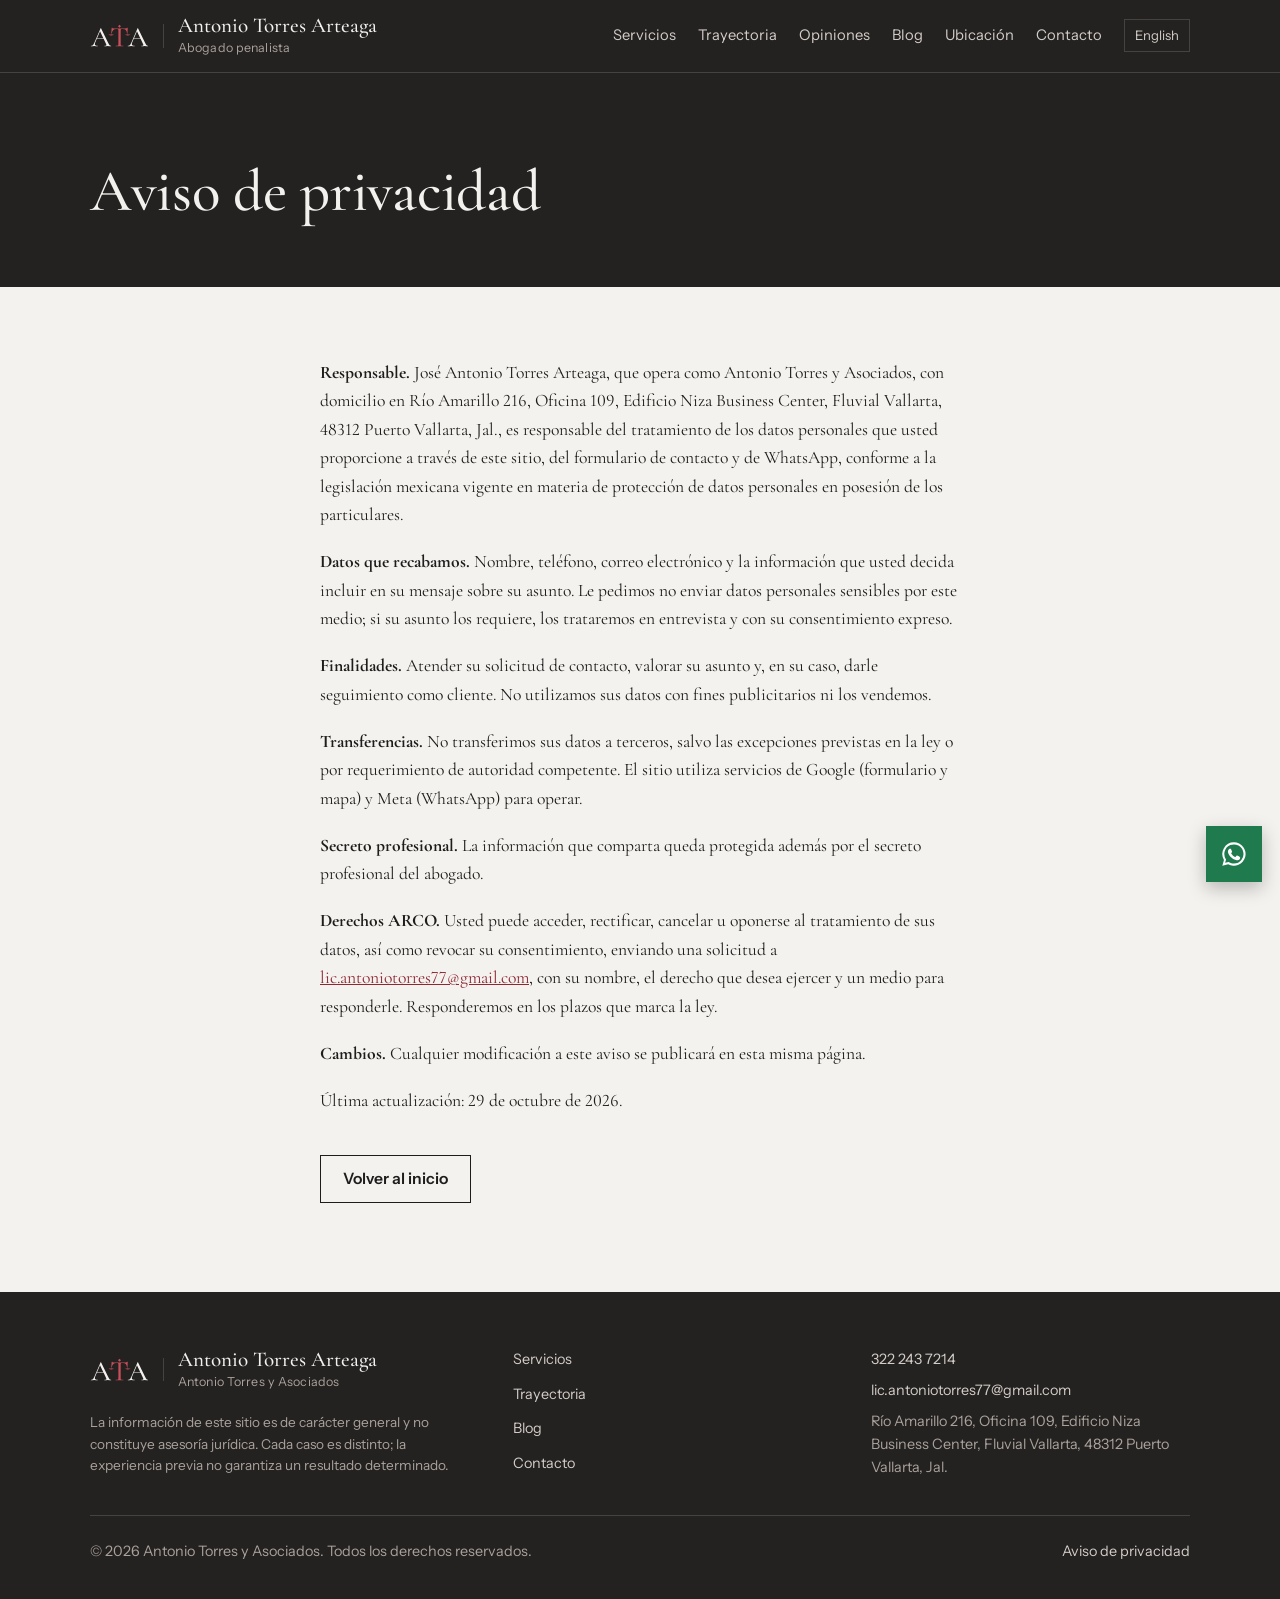
<file: aviso-de-privacidad/index.html>
<!doctype html>
<html lang="es">
<head>
<meta charset="utf-8">
<meta name="viewport" content="width=device-width,initial-scale=1">
<title>Aviso de privacidad · Antonio Torres Arteaga</title>
<meta name="description" content="Aviso de privacidad · Antonio Torres y Asociados">
<link rel="canonical" href="https://ata.mx/aviso-de-privacidad/">
<link rel="alternate" hreflang="es" href="https://ata.mx/aviso-de-privacidad/">
<link rel="alternate" hreflang="en" href="https://ata.mx/en/privacy/">
<meta property="og:type" content="website">
<meta property="og:title" content="Aviso de privacidad · Antonio Torres Arteaga">
<meta property="og:description" content="Aviso de privacidad · Antonio Torres y Asociados">
<meta property="og:url" content="https://ata.mx/aviso-de-privacidad/">
<meta property="og:locale" content="es_MX">
<meta property="og:site_name" content="Antonio Torres Arteaga">
<meta property="og:image" content="https://ata.mx/assets/img/20261027-132414-2-abogado-antonio-torres-arteaga-retrato-corporati.jpg">
<meta name="twitter:card" content="summary_large_image">
<meta name="theme-color" content="#242221">
<link rel="icon" type="image/png" sizes="32x32" href="[data-uri]">
<link rel="icon" href="/favicon.svg" type="image/svg+xml">
<link rel="apple-touch-icon" href="[data-uri]">
<link rel="preconnect" href="https://fonts.googleapis.com">
<link rel="preconnect" href="https://fonts.gstatic.com" crossorigin>
<link href="https://fonts.googleapis.com/css2?family=Cormorant+Garamond:ital,wght@0,500;0,600;1,500&family=Instrument+Sans:wght@400;500;600&display=swap" rel="stylesheet">
<link rel="stylesheet" href="/assets/site.css?v=93894388">

</head>
<body data-api="https://script.google.com/macros/s/AKfycbz2CCUZjYYO8m5FiT7aGrvQxWlBGZ-uTiWdEAHfwQ2h37PKjHYcOq7zwsGU9koDA2ZB/exec">
<svg width="0" height="0" style="position:absolute" aria-hidden="true">
  <symbol id="i-wa" viewBox="0 0 24 24"><path fill="currentColor" d="M12 2a10 10 0 0 0-8.6 15.1L2 22l5-1.3A10 10 0 1 0 12 2Zm0 18.2c-1.5 0-3-.4-4.3-1.2l-.3-.2-3 .8.8-2.9-.2-.3A8.2 8.2 0 1 1 12 20.2Zm4.5-6.1c-.2-.1-1.5-.7-1.7-.8-.2-.1-.4-.1-.6.1l-.8 1c-.1.2-.3.2-.5.1a6.7 6.7 0 0 1-3.3-2.9c-.3-.4.2-.4.7-1.4.1-.2 0-.3 0-.4l-.8-1.8c-.2-.5-.4-.4-.6-.4h-.5c-.2 0-.4.1-.7.3-.2.3-.9.9-.9 2.2s.9 2.5 1.1 2.7c.1.2 1.8 2.8 4.4 3.9 1.6.7 2.3.8 3.1.6.5-.1 1.5-.6 1.7-1.2.2-.6.2-1.1.2-1.2-.1-.1-.3-.2-.5-.3Z"/></symbol>
  <symbol id="i-tel" viewBox="0 0 24 24"><path fill="none" stroke="currentColor" stroke-width="1.6" d="M6.6 3.5h3l1.5 4-2 1.3a11 11 0 0 0 6.1 6.1l1.3-2 4 1.5v3a2 2 0 0 1-2.2 2A16.5 16.5 0 0 1 4.6 5.7a2 2 0 0 1 2-2.2Z"/></symbol>
</svg>

<a class="skip" href="#main">Saltar al contenido</a>
<header class="top">
  <div class="wrap">
    <a class="brand" href="/"><span class="m"><svg class="mark" viewBox="-3 22.1 207.1 81.4" aria-hidden="true" focusable="false"><path fill="var(--mark-a,#F3F1EE)" d="M70.9 98.8L70.9 98.8Q71.4 98.8 71.4 99.4Q71.4 100 70.9 100L70.9 100Q68 100 65 99.8Q61.9 99.6 59 99.6L59 99.6Q55.8 99.6 53.5 99.8Q51.1 100 48.2 100L48.2 100Q47.8 100 47.8 99.4Q47.8 98.8 48.2 98.8L48.2 98.8Q53.1 98.8 54.2 97.3Q55.3 95.7 53.1 91.1L53.1 91.1L44.8 73.9L20.9 73.9L15.3 86.8Q12.7 92.9 15 95.8Q17.3 98.8 23.6 98.8L23.6 98.8Q24.1 98.8 24.1 99.4Q24.1 100 23.6 100L23.6 100Q20.6 100 18.1 99.8Q15.6 99.6 11.8 99.6L11.8 99.6Q8.1 99.6 5.8 99.8Q3.6 100 0.4 100L0.4 100Q0 100 0 99.4Q0 98.8 0.4 98.8L0.4 98.8Q3.1 98.8 5.1 97.8Q7.1 96.7 8.9 93.9Q10.8 91.1 13 85.9L13 85.9L34.3 36.8Q34.4 36.5 35 36.5Q35.6 36.4 35.7 36.8L35.7 36.8L59.7 86.3Q62.1 91.2 63.9 94Q65.6 96.7 67.3 97.8Q69 98.8 70.9 98.8M21.8 71.7L43.8 71.7L32.2 47.6L21.8 71.7M200.6 98.8L200.6 98.8Q201.1 98.8 201.1 99.4Q201.1 100 200.6 100L200.6 100Q197.7 100 194.7 99.8Q191.6 99.6 188.7 99.6L188.7 99.6Q185.5 99.6 183.2 99.8Q180.8 100 177.9 100L177.9 100Q177.5 100 177.5 99.4Q177.5 98.8 177.9 98.8L177.9 98.8Q182.8 98.8 183.9 97.3Q185 95.7 182.8 91.1L182.8 91.1L174.5 73.9L150.6 73.9L145 86.8Q142.4 92.9 144.7 95.8Q147 98.8 153.3 98.8L153.3 98.8Q153.8 98.8 153.8 99.4Q153.8 100 153.3 100L153.3 100Q150.3 100 147.8 99.8Q145.3 99.6 141.5 99.6L141.5 99.6Q137.8 99.6 135.6 99.8Q133.3 100 130.1 100L130.1 100Q129.7 100 129.7 99.4Q129.7 98.8 130.1 98.8L130.1 98.8Q132.8 98.8 134.8 97.8Q136.8 96.7 138.7 93.9Q140.5 91.1 142.7 85.9L142.7 85.9L164 36.8Q164.1 36.5 164.7 36.5Q165.3 36.4 165.4 36.8L165.4 36.8L189.4 86.3Q191.8 91.2 193.6 94Q195.3 96.7 197 97.8Q198.7 98.8 200.6 98.8M151.5 71.7L173.5 71.7L161.9 47.6L151.5 71.7"/><path fill="var(--mark-t,#C9505B)" d="M88.5 39.5L88.5 39.5Q82.3 39.5 78.8 43Q75.3 46.4 73.6 54L73.6 54Q73.5 54.2 73 54.2Q72.4 54.2 72.4 53.9L72.4 53.9Q72.6 52.6 72.8 50.2Q73.1 47.8 73.3 45Q73.5 42.2 73.7 39.6Q73.8 37 73.8 35.3L73.8 35.3Q73.8 34.8 74.4 34.8Q75 34.8 75 35.3L75 35.3Q75 36.3 76 36.8Q77 37.2 78.3 37.4Q79.6 37.5 80.5 37.5L80.5 37.5Q89.1 37.8 100.6 37.8L100.6 37.8Q107.6 37.8 111.8 37.6Q116 37.5 119.9 37.5L119.9 37.5Q123.3 37.5 125.2 37Q127 36.6 127.5 35L127.5 35Q127.6 34.6 128.2 34.6Q128.7 34.6 128.7 35L128.7 35Q128.5 36.5 128.3 39.2Q128.2 41.9 128.1 44.8Q127.9 47.7 127.8 50.2Q127.7 52.7 127.7 53.9L127.7 53.9Q127.7 54.2 127.2 54.2Q126.6 54.2 126.6 53.9L126.6 53.9Q125.9 46.1 122.6 42.8Q119.3 39.5 112.8 39.5L112.8 39.5Q109.3 39.5 107.5 40Q105.8 40.4 105.3 41.7Q104.7 43 104.7 45.8L104.7 45.8L104.7 91.9Q104.7 94.8 105.3 96.3Q106 97.8 108 98.3Q109.9 98.8 114 98.8L114 98.8Q114.2 98.8 114.2 99.4Q114.2 100 114 100L114 100Q111.3 100 108 99.9Q104.6 99.8 100.6 99.8L100.6 99.8Q96.8 99.8 93.5 99.9Q90.1 100 87.3 100L87.3 100Q87 100 87 99.4Q87 98.8 87.3 98.8L87.3 98.8Q91.2 98.8 93.3 98.3Q95.3 97.8 96 96.3Q96.7 94.8 96.7 91.9L96.7 91.9L96.7 45.6Q96.7 42.9 96.1 41.5Q95.5 40.2 93.7 39.9Q91.9 39.5 88.5 39.5M100.5 25.1l5.2 5.2l-5.2 5.2l-5.2 -5.2ZM71 36.3h1v22.4h-1ZM62.1 58.7L81 58.7Q71.5 66.5 62.1 58.7ZM129 36.3h1v22.4h-1ZM120.1 58.7L139 58.7Q129.6 66.5 120.1 58.7Z"/></svg>
</span><span><b>Antonio Torres Arteaga</b><small>Abogado penalista</small></span></a>
    <button class="menu-btn" type="button" aria-expanded="false" aria-controls="nav">Menú</button>
    <nav class="nav" id="nav" aria-label="Principal">
      <a href="/#servicios">Servicios</a>
      <a href="/#trayectoria">Trayectoria</a>
      <a href="/#opiniones">Opiniones</a>
      <a href="/blog/">Blog</a>
      <a href="/#ubicacion">Ubicación</a>
      <a href="/#contacto">Contacto</a>
      <a class="lang" href="/en/privacy/" hreflang="en" lang="en">English</a>
    </nav>
  </div>
</header>
<main id="main">
<section class="page-head"><div class="wrap"><h1>Aviso de privacidad</h1></div></section>
<div class="article legal-page"><div class="prose">
<p><strong>Responsable.</strong> José Antonio Torres Arteaga, que opera como Antonio Torres y Asociados, con domicilio en Río Amarillo 216, Oficina 109, Edificio Niza Business Center, Fluvial Vallarta, 48312 Puerto Vallarta, Jal., es responsable del tratamiento de los datos personales que usted proporcione a través de este sitio, del formulario de contacto y de WhatsApp, conforme a la legislación mexicana vigente en materia de protección de datos personales en posesión de los particulares.</p>
<p><strong>Datos que recabamos.</strong> Nombre, teléfono, correo electrónico y la información que usted decida incluir en su mensaje sobre su asunto. Le pedimos no enviar datos personales sensibles por este medio; si su asunto los requiere, los trataremos en entrevista y con su consentimiento expreso.</p>
<p><strong>Finalidades.</strong> Atender su solicitud de contacto, valorar su asunto y, en su caso, darle seguimiento como cliente. No utilizamos sus datos con fines publicitarios ni los vendemos.</p>
<p><strong>Transferencias.</strong> No transferimos sus datos a terceros, salvo las excepciones previstas en la ley o por requerimiento de autoridad competente. El sitio utiliza servicios de Google (formulario y mapa) y Meta (WhatsApp) para operar.</p>
<p><strong>Secreto profesional.</strong> La información que comparta queda protegida además por el secreto profesional del abogado.</p>
<p><strong>Derechos ARCO.</strong> Usted puede acceder, rectificar, cancelar u oponerse al tratamiento de sus datos, así como revocar su consentimiento, enviando una solicitud a <a href="mailto:lic.antoniotorres77@gmail.com">lic.antoniotorres77@gmail.com</a>, con su nombre, el derecho que desea ejercer y un medio para responderle. Responderemos en los plazos que marca la ley.</p>
<p><strong>Cambios.</strong> Cualquier modificación a este aviso se publicará en esta misma página.</p>
<p>Última actualización: 29 de octubre de 2026.</p>
</div><p style="margin-top:40px"><a class="btn btn-ghost" href="/">Volver al inicio</a></p></div>

</main>
<footer class="foot">
  <div class="wrap">
    <div class="grid">
      <div>
        <a class="brand" href="/"><span class="m"><svg class="mark" viewBox="-3 22.1 207.1 81.4" aria-hidden="true" focusable="false"><path fill="var(--mark-a,#F3F1EE)" d="M70.9 98.8L70.9 98.8Q71.4 98.8 71.4 99.4Q71.4 100 70.9 100L70.9 100Q68 100 65 99.8Q61.9 99.6 59 99.6L59 99.6Q55.8 99.6 53.5 99.8Q51.1 100 48.2 100L48.2 100Q47.8 100 47.8 99.4Q47.8 98.8 48.2 98.8L48.2 98.8Q53.1 98.8 54.2 97.3Q55.3 95.7 53.1 91.1L53.1 91.1L44.8 73.9L20.9 73.9L15.3 86.8Q12.7 92.9 15 95.8Q17.3 98.8 23.6 98.8L23.6 98.8Q24.1 98.8 24.1 99.4Q24.1 100 23.6 100L23.6 100Q20.6 100 18.1 99.8Q15.6 99.6 11.8 99.6L11.8 99.6Q8.1 99.6 5.8 99.8Q3.6 100 0.4 100L0.4 100Q0 100 0 99.4Q0 98.8 0.4 98.8L0.4 98.8Q3.1 98.8 5.1 97.8Q7.1 96.7 8.9 93.9Q10.8 91.1 13 85.9L13 85.9L34.3 36.8Q34.4 36.5 35 36.5Q35.6 36.4 35.7 36.8L35.7 36.8L59.7 86.3Q62.1 91.2 63.9 94Q65.6 96.7 67.3 97.8Q69 98.8 70.9 98.8M21.8 71.7L43.8 71.7L32.2 47.6L21.8 71.7M200.6 98.8L200.6 98.8Q201.1 98.8 201.1 99.4Q201.1 100 200.6 100L200.6 100Q197.7 100 194.7 99.8Q191.6 99.6 188.7 99.6L188.7 99.6Q185.5 99.6 183.2 99.8Q180.8 100 177.9 100L177.9 100Q177.5 100 177.5 99.4Q177.5 98.8 177.9 98.8L177.9 98.8Q182.8 98.8 183.9 97.3Q185 95.7 182.8 91.1L182.8 91.1L174.5 73.9L150.6 73.9L145 86.8Q142.4 92.9 144.7 95.8Q147 98.8 153.3 98.8L153.3 98.8Q153.8 98.8 153.8 99.4Q153.8 100 153.3 100L153.3 100Q150.3 100 147.8 99.8Q145.3 99.6 141.5 99.6L141.5 99.6Q137.8 99.6 135.6 99.8Q133.3 100 130.1 100L130.1 100Q129.7 100 129.7 99.4Q129.7 98.8 130.1 98.8L130.1 98.8Q132.8 98.8 134.8 97.8Q136.8 96.7 138.7 93.9Q140.5 91.1 142.7 85.9L142.7 85.9L164 36.8Q164.1 36.5 164.7 36.5Q165.3 36.4 165.4 36.8L165.4 36.8L189.4 86.3Q191.8 91.2 193.6 94Q195.3 96.7 197 97.8Q198.7 98.8 200.6 98.8M151.5 71.7L173.5 71.7L161.9 47.6L151.5 71.7"/><path fill="var(--mark-t,#C9505B)" d="M88.5 39.5L88.5 39.5Q82.3 39.5 78.8 43Q75.3 46.4 73.6 54L73.6 54Q73.5 54.2 73 54.2Q72.4 54.2 72.4 53.9L72.4 53.9Q72.6 52.6 72.8 50.2Q73.1 47.8 73.3 45Q73.5 42.2 73.7 39.6Q73.8 37 73.8 35.3L73.8 35.3Q73.8 34.8 74.4 34.8Q75 34.8 75 35.3L75 35.3Q75 36.3 76 36.8Q77 37.2 78.3 37.4Q79.6 37.5 80.5 37.5L80.5 37.5Q89.1 37.8 100.6 37.8L100.6 37.8Q107.6 37.8 111.8 37.6Q116 37.5 119.9 37.5L119.9 37.5Q123.3 37.5 125.2 37Q127 36.6 127.5 35L127.5 35Q127.6 34.6 128.2 34.6Q128.7 34.6 128.7 35L128.7 35Q128.5 36.5 128.3 39.2Q128.2 41.9 128.1 44.8Q127.9 47.7 127.8 50.2Q127.7 52.7 127.7 53.9L127.7 53.9Q127.7 54.2 127.2 54.2Q126.6 54.2 126.6 53.9L126.6 53.9Q125.9 46.1 122.6 42.8Q119.3 39.5 112.8 39.5L112.8 39.5Q109.3 39.5 107.5 40Q105.8 40.4 105.3 41.7Q104.7 43 104.7 45.8L104.7 45.8L104.7 91.9Q104.7 94.8 105.3 96.3Q106 97.8 108 98.3Q109.9 98.8 114 98.8L114 98.8Q114.2 98.8 114.2 99.4Q114.2 100 114 100L114 100Q111.3 100 108 99.9Q104.6 99.8 100.6 99.8L100.6 99.8Q96.8 99.8 93.5 99.9Q90.1 100 87.3 100L87.3 100Q87 100 87 99.4Q87 98.8 87.3 98.8L87.3 98.8Q91.2 98.8 93.3 98.3Q95.3 97.8 96 96.3Q96.7 94.8 96.7 91.9L96.7 91.9L96.7 45.6Q96.7 42.9 96.1 41.5Q95.5 40.2 93.7 39.9Q91.9 39.5 88.5 39.5M100.5 25.1l5.2 5.2l-5.2 5.2l-5.2 -5.2ZM71 36.3h1v22.4h-1ZM62.1 58.7L81 58.7Q71.5 66.5 62.1 58.7ZM129 36.3h1v22.4h-1ZM120.1 58.7L139 58.7Q129.6 66.5 120.1 58.7Z"/></svg>
</span><span><b>Antonio Torres Arteaga</b><small>Antonio Torres y Asociados</small></span></a>
        <p class="disc">La información de este sitio es de carácter general y no constituye asesoría jurídica. Cada caso es distinto; la experiencia previa no garantiza un resultado determinado.</p>
      </div>
      <ul>
        <li><a href="/#servicios">Servicios</a></li>
        <li><a href="/#trayectoria">Trayectoria</a></li>
        <li><a href="/blog/">Blog</a></li>
        <li><a href="/#contacto">Contacto</a></li>
      </ul>
      <ul>
        <li><a href="tel:+523222437214">322 243 7214</a></li>
        <li><a href="mailto:lic.antoniotorres77@gmail.com">lic.antoniotorres77@gmail.com</a></li>
        
        <li>Río Amarillo 216, Oficina 109, Edificio Niza Business Center, Fluvial Vallarta, 48312 Puerto Vallarta, Jal.</li>
      </ul>
    </div>
    <div class="legal">
      <span>© <span data-year>2026</span> Antonio Torres y Asociados. Todos los derechos reservados.</span>
      <a href="/aviso-de-privacidad/">Aviso de privacidad</a>
    </div>
  </div>
</footer>
<a class="wa-float" href="https://wa.me/523222437214?text=Hola%2C%20quisiera%20una%20asesor%C3%ADa%20con%20el%20Mtro.%20Antonio%20Torres." target="_blank" rel="noopener" aria-label="WhatsApp"><svg><use href="#i-wa"/></svg></a>
<script type="application/json" id="t-js">{"invalid":"Escriba su nombre, un teléfono y su mensaje, y acepte el aviso de privacidad.","sending":"Enviando…","ok":"Mensaje recibido. Le contactaremos a la brevedad.","error":"No se pudo enviar el mensaje. Escríbanos por WhatsApp o llámenos.","greeting":"Hola, quisiera una asesoría con el Mtro. Antonio Torres."}</script>
<script src="/assets/site.js?v=93894388" defer></script>
</body>
</html>
</file>
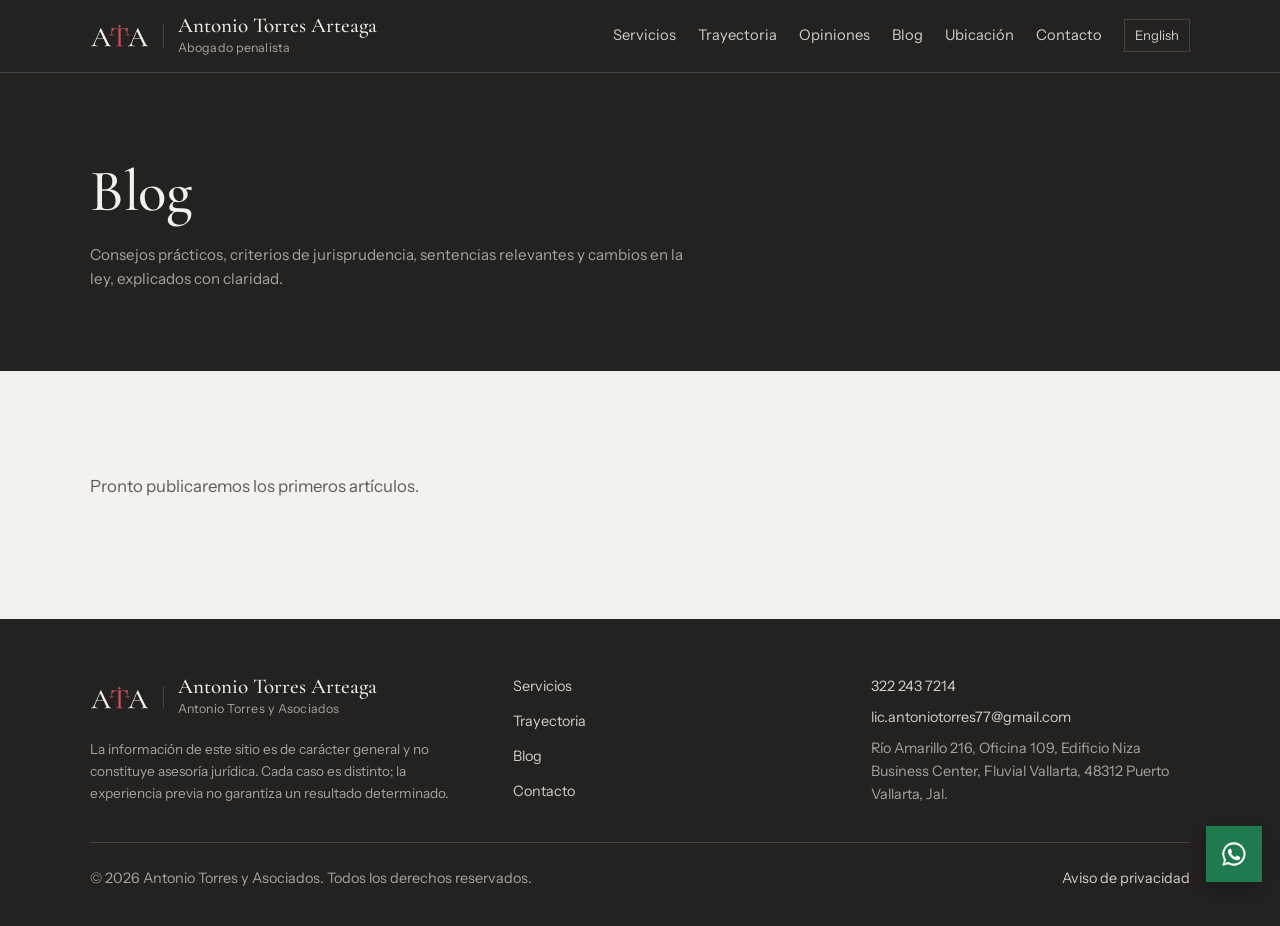
<file: blog/index.html>
<!doctype html>
<html lang="es">
<head>
<meta charset="utf-8">
<meta name="viewport" content="width=device-width,initial-scale=1">
<title>Blog · Antonio Torres Arteaga, abogado penalista</title>
<meta name="description" content="Consejos prácticos, criterios de jurisprudencia, sentencias relevantes y cambios en la ley, explicados con claridad.">
<link rel="canonical" href="https://ata.mx/blog/">
<link rel="alternate" hreflang="es" href="https://ata.mx/blog/">
<meta property="og:type" content="website">
<meta property="og:title" content="Blog · Antonio Torres Arteaga, abogado penalista">
<meta property="og:description" content="Consejos prácticos, criterios de jurisprudencia, sentencias relevantes y cambios en la ley, explicados con claridad.">
<meta property="og:url" content="https://ata.mx/blog/">
<meta property="og:locale" content="es_MX">
<meta property="og:site_name" content="Antonio Torres Arteaga">
<meta property="og:image" content="https://ata.mx/assets/img/20261027-132414-2-abogado-antonio-torres-arteaga-retrato-corporati.jpg">
<meta name="twitter:card" content="summary_large_image">
<meta name="theme-color" content="#242221">
<link rel="icon" type="image/png" sizes="32x32" href="[data-uri]">
<link rel="icon" href="/favicon.svg" type="image/svg+xml">
<link rel="apple-touch-icon" href="[data-uri]">
<link rel="preconnect" href="https://fonts.googleapis.com">
<link rel="preconnect" href="https://fonts.gstatic.com" crossorigin>
<link href="https://fonts.googleapis.com/css2?family=Cormorant+Garamond:ital,wght@0,500;0,600;1,500&family=Instrument+Sans:wght@400;500;600&display=swap" rel="stylesheet">
<link rel="stylesheet" href="/assets/site.css?v=93894388">

</head>
<body data-api="https://script.google.com/macros/s/AKfycbz2CCUZjYYO8m5FiT7aGrvQxWlBGZ-uTiWdEAHfwQ2h37PKjHYcOq7zwsGU9koDA2ZB/exec">
<svg width="0" height="0" style="position:absolute" aria-hidden="true">
  <symbol id="i-wa" viewBox="0 0 24 24"><path fill="currentColor" d="M12 2a10 10 0 0 0-8.6 15.1L2 22l5-1.3A10 10 0 1 0 12 2Zm0 18.2c-1.5 0-3-.4-4.3-1.2l-.3-.2-3 .8.8-2.9-.2-.3A8.2 8.2 0 1 1 12 20.2Zm4.5-6.1c-.2-.1-1.5-.7-1.7-.8-.2-.1-.4-.1-.6.1l-.8 1c-.1.2-.3.2-.5.1a6.7 6.7 0 0 1-3.3-2.9c-.3-.4.2-.4.7-1.4.1-.2 0-.3 0-.4l-.8-1.8c-.2-.5-.4-.4-.6-.4h-.5c-.2 0-.4.1-.7.3-.2.3-.9.9-.9 2.2s.9 2.5 1.1 2.7c.1.2 1.8 2.8 4.4 3.9 1.6.7 2.3.8 3.1.6.5-.1 1.5-.6 1.7-1.2.2-.6.2-1.1.2-1.2-.1-.1-.3-.2-.5-.3Z"/></symbol>
  <symbol id="i-tel" viewBox="0 0 24 24"><path fill="none" stroke="currentColor" stroke-width="1.6" d="M6.6 3.5h3l1.5 4-2 1.3a11 11 0 0 0 6.1 6.1l1.3-2 4 1.5v3a2 2 0 0 1-2.2 2A16.5 16.5 0 0 1 4.6 5.7a2 2 0 0 1 2-2.2Z"/></symbol>
</svg>

<a class="skip" href="#main">Saltar al contenido</a>
<header class="top">
  <div class="wrap">
    <a class="brand" href="/"><span class="m"><svg class="mark" viewBox="-3 22.1 207.1 81.4" aria-hidden="true" focusable="false"><path fill="var(--mark-a,#F3F1EE)" d="M70.9 98.8L70.9 98.8Q71.4 98.8 71.4 99.4Q71.4 100 70.9 100L70.9 100Q68 100 65 99.8Q61.9 99.6 59 99.6L59 99.6Q55.8 99.6 53.5 99.8Q51.1 100 48.2 100L48.2 100Q47.8 100 47.8 99.4Q47.8 98.8 48.2 98.8L48.2 98.8Q53.1 98.8 54.2 97.3Q55.3 95.7 53.1 91.1L53.1 91.1L44.8 73.9L20.9 73.9L15.3 86.8Q12.7 92.9 15 95.8Q17.3 98.8 23.6 98.8L23.6 98.8Q24.1 98.8 24.1 99.4Q24.1 100 23.6 100L23.6 100Q20.6 100 18.1 99.8Q15.6 99.6 11.8 99.6L11.8 99.6Q8.1 99.6 5.8 99.8Q3.6 100 0.4 100L0.4 100Q0 100 0 99.4Q0 98.8 0.4 98.8L0.4 98.8Q3.1 98.8 5.1 97.8Q7.1 96.7 8.9 93.9Q10.8 91.1 13 85.9L13 85.9L34.3 36.8Q34.4 36.5 35 36.5Q35.6 36.4 35.7 36.8L35.7 36.8L59.7 86.3Q62.1 91.2 63.9 94Q65.6 96.7 67.3 97.8Q69 98.8 70.9 98.8M21.8 71.7L43.8 71.7L32.2 47.6L21.8 71.7M200.6 98.8L200.6 98.8Q201.1 98.8 201.1 99.4Q201.1 100 200.6 100L200.6 100Q197.7 100 194.7 99.8Q191.6 99.6 188.7 99.6L188.7 99.6Q185.5 99.6 183.2 99.8Q180.8 100 177.9 100L177.9 100Q177.5 100 177.5 99.4Q177.5 98.8 177.9 98.8L177.9 98.8Q182.8 98.8 183.9 97.3Q185 95.7 182.8 91.1L182.8 91.1L174.5 73.9L150.6 73.9L145 86.8Q142.4 92.9 144.7 95.8Q147 98.8 153.3 98.8L153.3 98.8Q153.8 98.8 153.8 99.4Q153.8 100 153.3 100L153.3 100Q150.3 100 147.8 99.8Q145.3 99.6 141.5 99.6L141.5 99.6Q137.8 99.6 135.6 99.8Q133.3 100 130.1 100L130.1 100Q129.7 100 129.7 99.4Q129.7 98.8 130.1 98.8L130.1 98.8Q132.8 98.8 134.8 97.8Q136.8 96.7 138.7 93.9Q140.5 91.1 142.7 85.9L142.7 85.9L164 36.8Q164.1 36.5 164.7 36.5Q165.3 36.4 165.4 36.8L165.4 36.8L189.4 86.3Q191.8 91.2 193.6 94Q195.3 96.7 197 97.8Q198.7 98.8 200.6 98.8M151.5 71.7L173.5 71.7L161.9 47.6L151.5 71.7"/><path fill="var(--mark-t,#C9505B)" d="M88.5 39.5L88.5 39.5Q82.3 39.5 78.8 43Q75.3 46.4 73.6 54L73.6 54Q73.5 54.2 73 54.2Q72.4 54.2 72.4 53.9L72.4 53.9Q72.6 52.6 72.8 50.2Q73.1 47.8 73.3 45Q73.5 42.2 73.7 39.6Q73.8 37 73.8 35.3L73.8 35.3Q73.8 34.8 74.4 34.8Q75 34.8 75 35.3L75 35.3Q75 36.3 76 36.8Q77 37.2 78.3 37.4Q79.6 37.5 80.5 37.5L80.5 37.5Q89.1 37.8 100.6 37.8L100.6 37.8Q107.6 37.8 111.8 37.6Q116 37.5 119.9 37.5L119.9 37.5Q123.3 37.5 125.2 37Q127 36.6 127.5 35L127.5 35Q127.6 34.6 128.2 34.6Q128.7 34.6 128.7 35L128.7 35Q128.5 36.5 128.3 39.2Q128.2 41.9 128.1 44.8Q127.9 47.7 127.8 50.2Q127.7 52.7 127.7 53.9L127.7 53.9Q127.7 54.2 127.2 54.2Q126.6 54.2 126.6 53.9L126.6 53.9Q125.9 46.1 122.6 42.8Q119.3 39.5 112.8 39.5L112.8 39.5Q109.3 39.5 107.5 40Q105.8 40.4 105.3 41.7Q104.7 43 104.7 45.8L104.7 45.8L104.7 91.9Q104.7 94.8 105.3 96.3Q106 97.8 108 98.3Q109.9 98.8 114 98.8L114 98.8Q114.2 98.8 114.2 99.4Q114.2 100 114 100L114 100Q111.3 100 108 99.9Q104.6 99.8 100.6 99.8L100.6 99.8Q96.8 99.8 93.5 99.9Q90.1 100 87.3 100L87.3 100Q87 100 87 99.4Q87 98.8 87.3 98.8L87.3 98.8Q91.2 98.8 93.3 98.3Q95.3 97.8 96 96.3Q96.7 94.8 96.7 91.9L96.7 91.9L96.7 45.6Q96.7 42.9 96.1 41.5Q95.5 40.2 93.7 39.9Q91.9 39.5 88.5 39.5M100.5 25.1l5.2 5.2l-5.2 5.2l-5.2 -5.2ZM71 36.3h1v22.4h-1ZM62.1 58.7L81 58.7Q71.5 66.5 62.1 58.7ZM129 36.3h1v22.4h-1ZM120.1 58.7L139 58.7Q129.6 66.5 120.1 58.7Z"/></svg>
</span><span><b>Antonio Torres Arteaga</b><small>Abogado penalista</small></span></a>
    <button class="menu-btn" type="button" aria-expanded="false" aria-controls="nav">Menú</button>
    <nav class="nav" id="nav" aria-label="Principal">
      <a href="/#servicios">Servicios</a>
      <a href="/#trayectoria">Trayectoria</a>
      <a href="/#opiniones">Opiniones</a>
      <a href="/blog/">Blog</a>
      <a href="/#ubicacion">Ubicación</a>
      <a href="/#contacto">Contacto</a>
      <a class="lang" href="/en/" hreflang="en" lang="en">English</a>
    </nav>
  </div>
</header>
<main id="main">
<section class="page-head">
  <div class="wrap">
    <h1>Blog</h1>
    <p class="meta" style="max-width:60ch">Consejos prácticos, criterios de jurisprudencia, sentencias relevantes y cambios en la ley, explicados con claridad.</p>
  </div>
</section>
<section class="sec">
  <div class="wrap">
    
    <p class="empty">Pronto publicaremos los primeros artículos.</p>
  </div>
</section>

</main>
<footer class="foot">
  <div class="wrap">
    <div class="grid">
      <div>
        <a class="brand" href="/"><span class="m"><svg class="mark" viewBox="-3 22.1 207.1 81.4" aria-hidden="true" focusable="false"><path fill="var(--mark-a,#F3F1EE)" d="M70.9 98.8L70.9 98.8Q71.4 98.8 71.4 99.4Q71.4 100 70.9 100L70.9 100Q68 100 65 99.8Q61.9 99.6 59 99.6L59 99.6Q55.8 99.6 53.5 99.8Q51.1 100 48.2 100L48.2 100Q47.8 100 47.8 99.4Q47.8 98.8 48.2 98.8L48.2 98.8Q53.1 98.8 54.2 97.3Q55.3 95.7 53.1 91.1L53.1 91.1L44.8 73.9L20.9 73.9L15.3 86.8Q12.7 92.9 15 95.8Q17.3 98.8 23.6 98.8L23.6 98.8Q24.1 98.8 24.1 99.4Q24.1 100 23.6 100L23.6 100Q20.6 100 18.1 99.8Q15.6 99.6 11.8 99.6L11.8 99.6Q8.1 99.6 5.8 99.8Q3.6 100 0.4 100L0.4 100Q0 100 0 99.4Q0 98.8 0.4 98.8L0.4 98.8Q3.1 98.8 5.1 97.8Q7.1 96.7 8.9 93.9Q10.8 91.1 13 85.9L13 85.9L34.3 36.8Q34.4 36.5 35 36.5Q35.6 36.4 35.7 36.8L35.7 36.8L59.7 86.3Q62.1 91.2 63.9 94Q65.6 96.7 67.3 97.8Q69 98.8 70.9 98.8M21.8 71.7L43.8 71.7L32.2 47.6L21.8 71.7M200.6 98.8L200.6 98.8Q201.1 98.8 201.1 99.4Q201.1 100 200.6 100L200.6 100Q197.7 100 194.7 99.8Q191.6 99.6 188.7 99.6L188.7 99.6Q185.5 99.6 183.2 99.8Q180.8 100 177.9 100L177.9 100Q177.5 100 177.5 99.4Q177.5 98.8 177.9 98.8L177.9 98.8Q182.8 98.8 183.9 97.3Q185 95.7 182.8 91.1L182.8 91.1L174.5 73.9L150.6 73.9L145 86.8Q142.4 92.9 144.7 95.8Q147 98.8 153.3 98.8L153.3 98.8Q153.8 98.8 153.8 99.4Q153.8 100 153.3 100L153.3 100Q150.3 100 147.8 99.8Q145.3 99.6 141.5 99.6L141.5 99.6Q137.8 99.6 135.6 99.8Q133.3 100 130.1 100L130.1 100Q129.7 100 129.7 99.4Q129.7 98.8 130.1 98.8L130.1 98.8Q132.8 98.8 134.8 97.8Q136.8 96.7 138.7 93.9Q140.5 91.1 142.7 85.9L142.7 85.9L164 36.8Q164.1 36.5 164.7 36.5Q165.3 36.4 165.4 36.8L165.4 36.8L189.4 86.3Q191.8 91.2 193.6 94Q195.3 96.7 197 97.8Q198.7 98.8 200.6 98.8M151.5 71.7L173.5 71.7L161.9 47.6L151.5 71.7"/><path fill="var(--mark-t,#C9505B)" d="M88.5 39.5L88.5 39.5Q82.3 39.5 78.8 43Q75.3 46.4 73.6 54L73.6 54Q73.5 54.2 73 54.2Q72.4 54.2 72.4 53.9L72.4 53.9Q72.6 52.6 72.8 50.2Q73.1 47.8 73.3 45Q73.5 42.2 73.7 39.6Q73.8 37 73.8 35.3L73.8 35.3Q73.8 34.8 74.4 34.8Q75 34.8 75 35.3L75 35.3Q75 36.3 76 36.8Q77 37.2 78.3 37.4Q79.6 37.5 80.5 37.5L80.5 37.5Q89.1 37.8 100.6 37.8L100.6 37.8Q107.6 37.8 111.8 37.6Q116 37.5 119.9 37.5L119.9 37.5Q123.3 37.5 125.2 37Q127 36.6 127.5 35L127.5 35Q127.6 34.6 128.2 34.6Q128.7 34.6 128.7 35L128.7 35Q128.5 36.5 128.3 39.2Q128.2 41.9 128.1 44.8Q127.9 47.7 127.8 50.2Q127.7 52.7 127.7 53.9L127.7 53.9Q127.7 54.2 127.2 54.2Q126.6 54.2 126.6 53.9L126.6 53.9Q125.9 46.1 122.6 42.8Q119.3 39.5 112.8 39.5L112.8 39.5Q109.3 39.5 107.5 40Q105.8 40.4 105.3 41.7Q104.7 43 104.7 45.8L104.7 45.8L104.7 91.9Q104.7 94.8 105.3 96.3Q106 97.8 108 98.3Q109.9 98.8 114 98.8L114 98.8Q114.2 98.8 114.2 99.4Q114.2 100 114 100L114 100Q111.3 100 108 99.9Q104.6 99.8 100.6 99.8L100.6 99.8Q96.8 99.8 93.5 99.9Q90.1 100 87.3 100L87.3 100Q87 100 87 99.4Q87 98.8 87.3 98.8L87.3 98.8Q91.2 98.8 93.3 98.3Q95.3 97.8 96 96.3Q96.7 94.8 96.7 91.9L96.7 91.9L96.7 45.6Q96.7 42.9 96.1 41.5Q95.5 40.2 93.7 39.9Q91.9 39.5 88.5 39.5M100.5 25.1l5.2 5.2l-5.2 5.2l-5.2 -5.2ZM71 36.3h1v22.4h-1ZM62.1 58.7L81 58.7Q71.5 66.5 62.1 58.7ZM129 36.3h1v22.4h-1ZM120.1 58.7L139 58.7Q129.6 66.5 120.1 58.7Z"/></svg>
</span><span><b>Antonio Torres Arteaga</b><small>Antonio Torres y Asociados</small></span></a>
        <p class="disc">La información de este sitio es de carácter general y no constituye asesoría jurídica. Cada caso es distinto; la experiencia previa no garantiza un resultado determinado.</p>
      </div>
      <ul>
        <li><a href="/#servicios">Servicios</a></li>
        <li><a href="/#trayectoria">Trayectoria</a></li>
        <li><a href="/blog/">Blog</a></li>
        <li><a href="/#contacto">Contacto</a></li>
      </ul>
      <ul>
        <li><a href="tel:+523222437214">322 243 7214</a></li>
        <li><a href="mailto:lic.antoniotorres77@gmail.com">lic.antoniotorres77@gmail.com</a></li>
        
        <li>Río Amarillo 216, Oficina 109, Edificio Niza Business Center, Fluvial Vallarta, 48312 Puerto Vallarta, Jal.</li>
      </ul>
    </div>
    <div class="legal">
      <span>© <span data-year>2026</span> Antonio Torres y Asociados. Todos los derechos reservados.</span>
      <a href="/aviso-de-privacidad/">Aviso de privacidad</a>
    </div>
  </div>
</footer>
<a class="wa-float" href="https://wa.me/523222437214?text=Hola%2C%20quisiera%20una%20asesor%C3%ADa%20con%20el%20Mtro.%20Antonio%20Torres." target="_blank" rel="noopener" aria-label="WhatsApp"><svg><use href="#i-wa"/></svg></a>
<script type="application/json" id="t-js">{"invalid":"Escriba su nombre, un teléfono y su mensaje, y acepte el aviso de privacidad.","sending":"Enviando…","ok":"Mensaje recibido. Le contactaremos a la brevedad.","error":"No se pudo enviar el mensaje. Escríbanos por WhatsApp o llámenos.","greeting":"Hola, quisiera una asesoría con el Mtro. Antonio Torres."}</script>
<script src="/assets/site.js?v=93894388" defer></script>
</body>
</html>
</file>
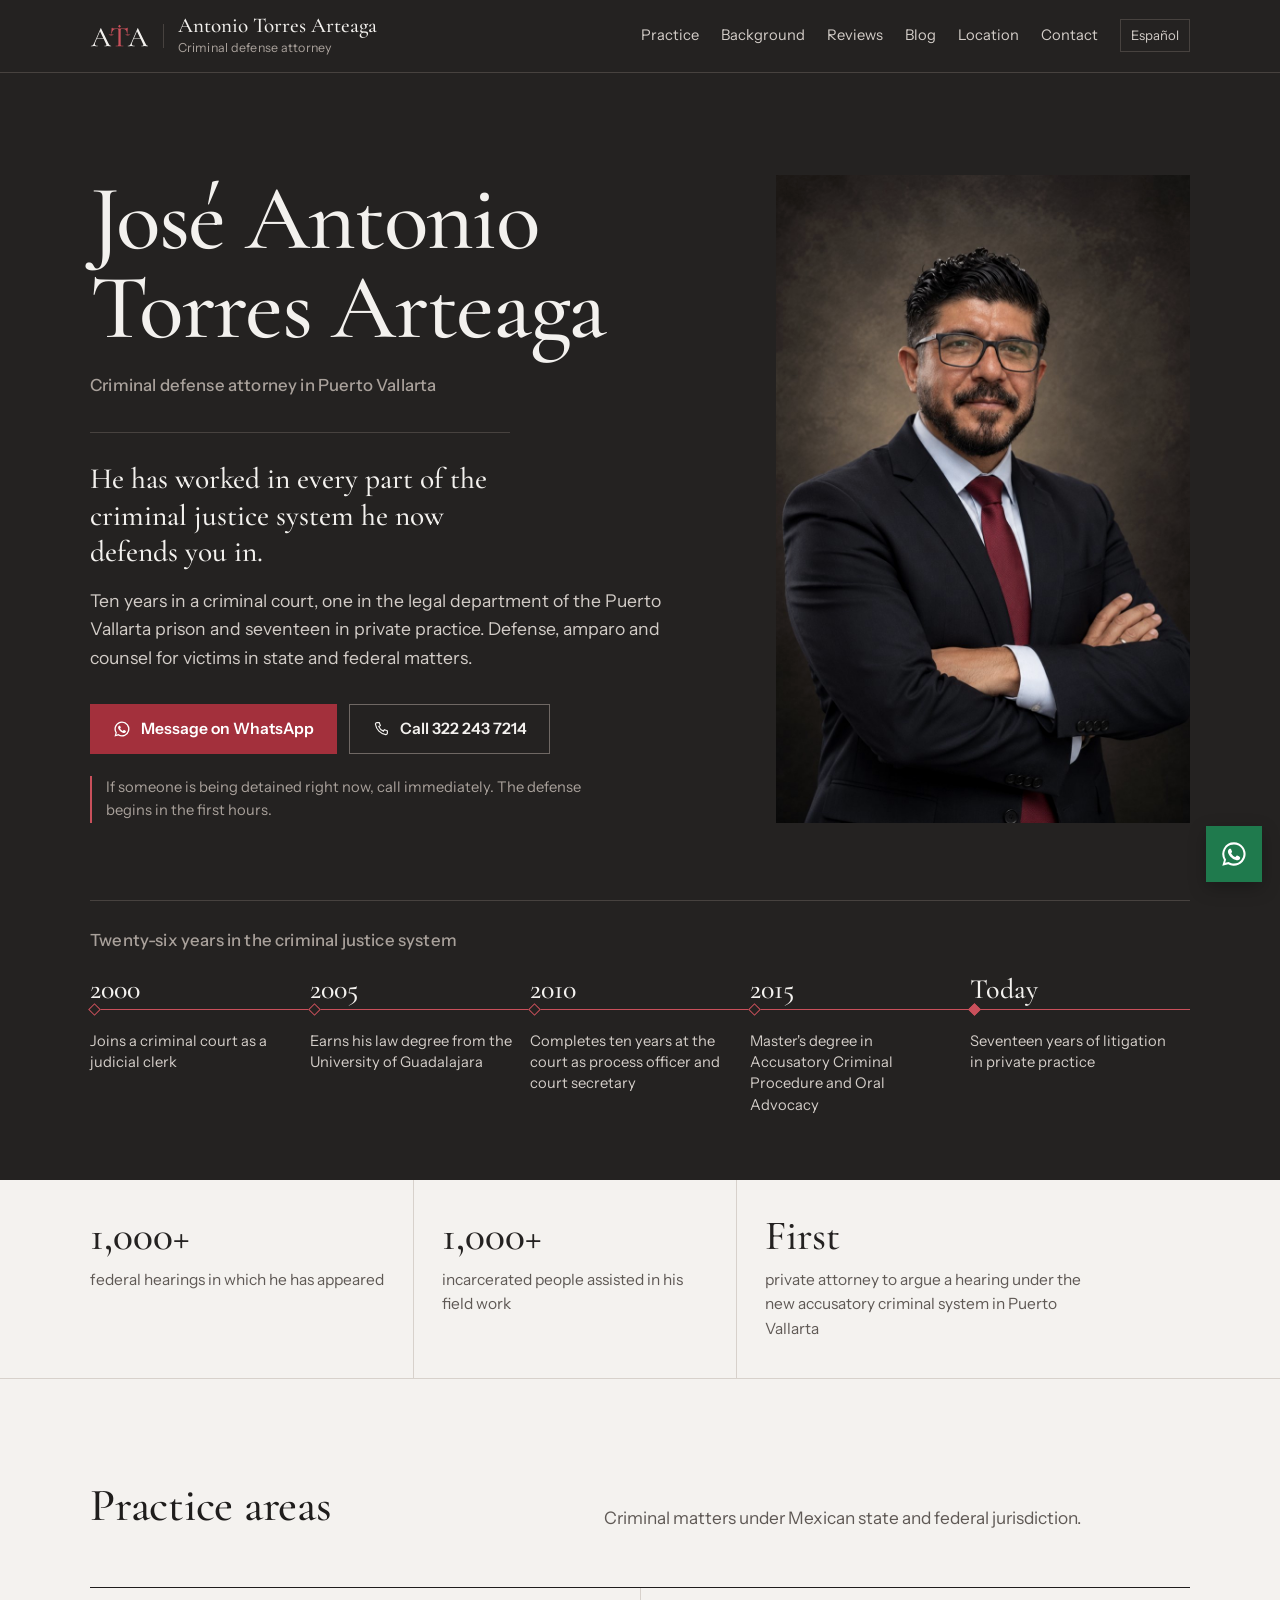
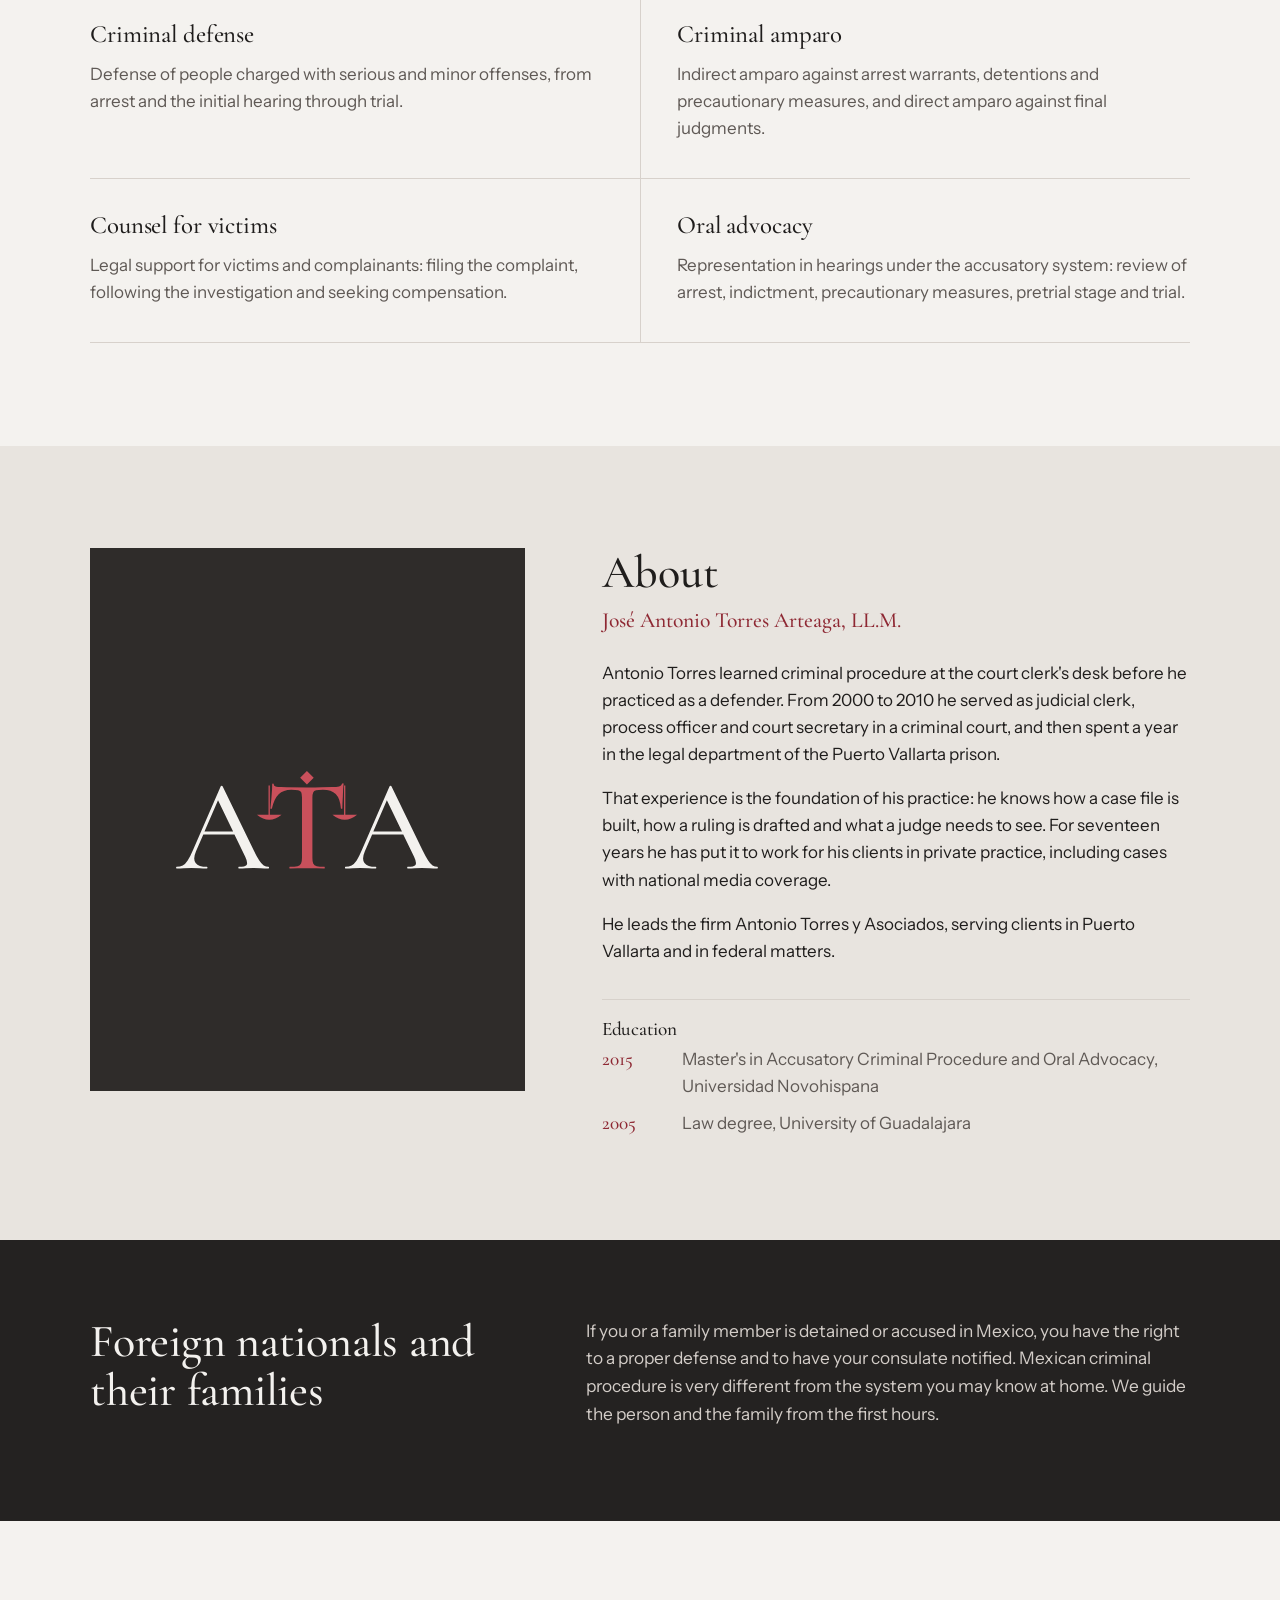
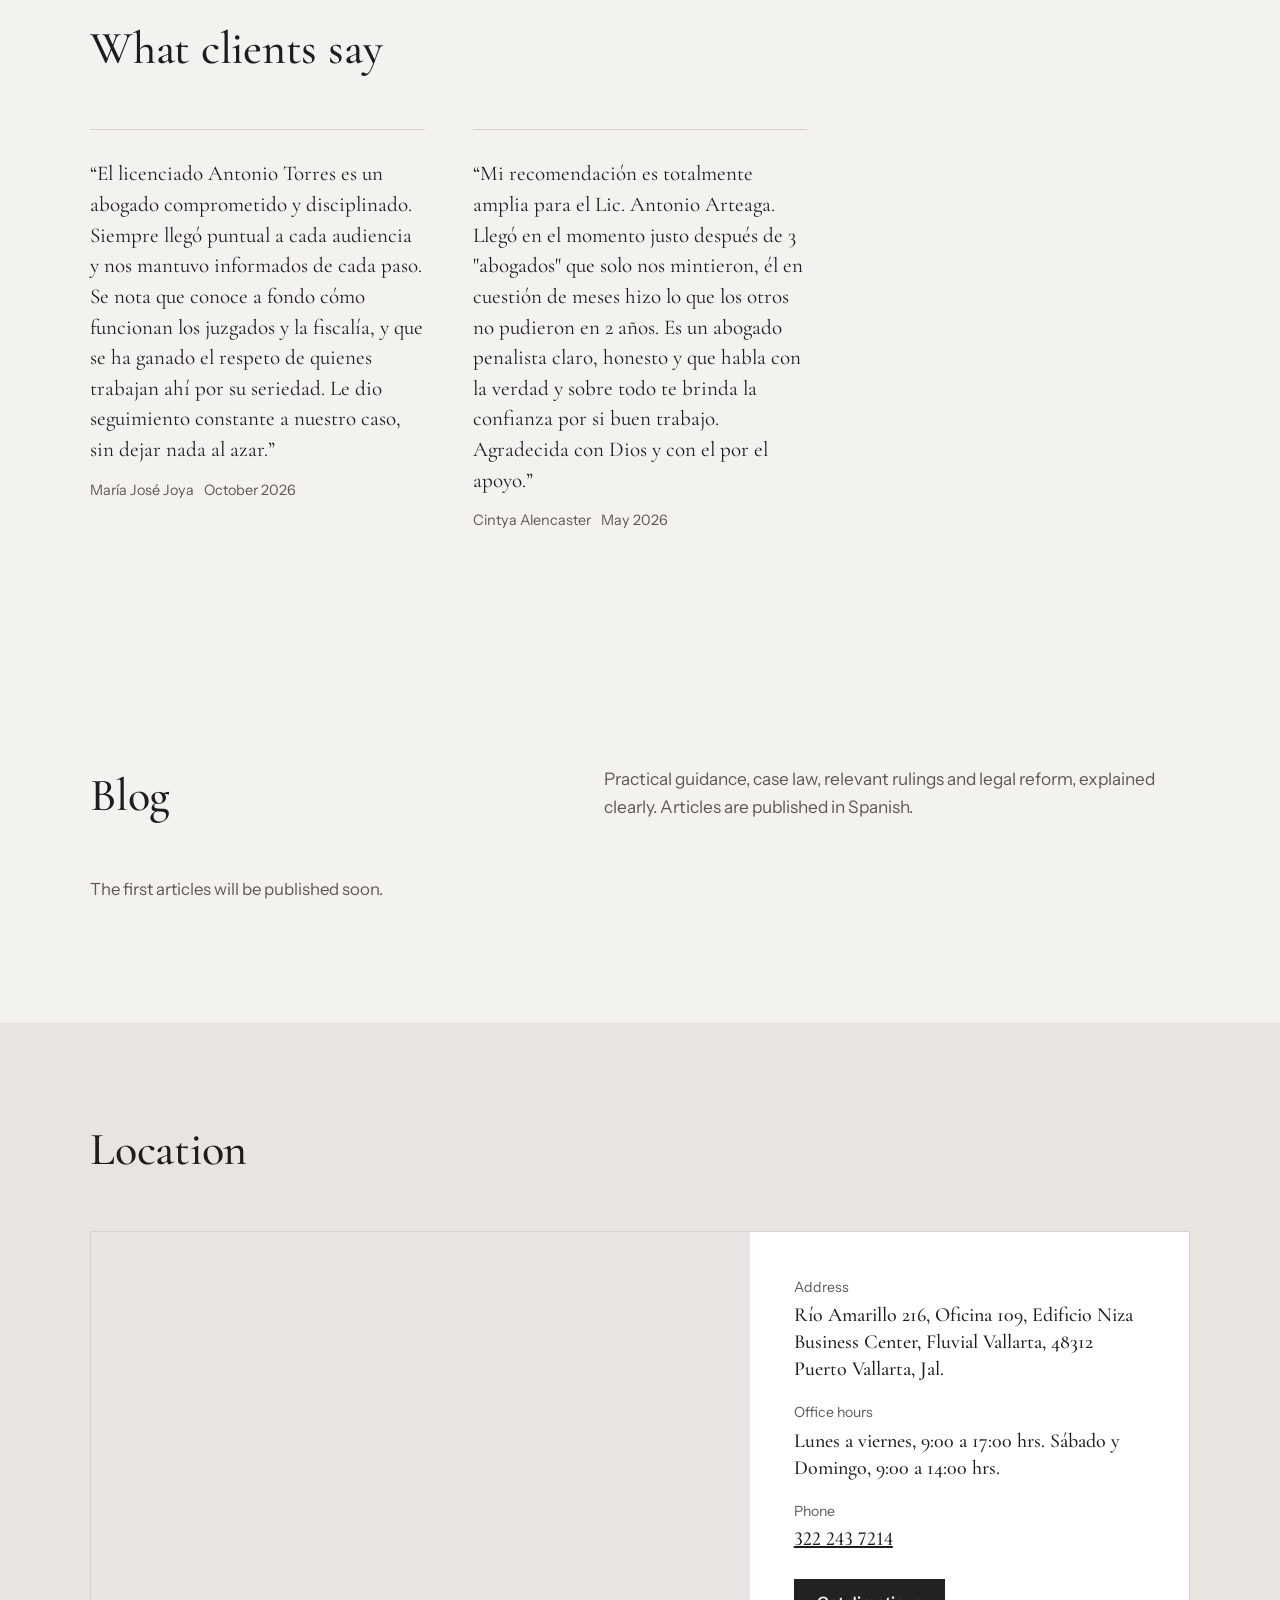
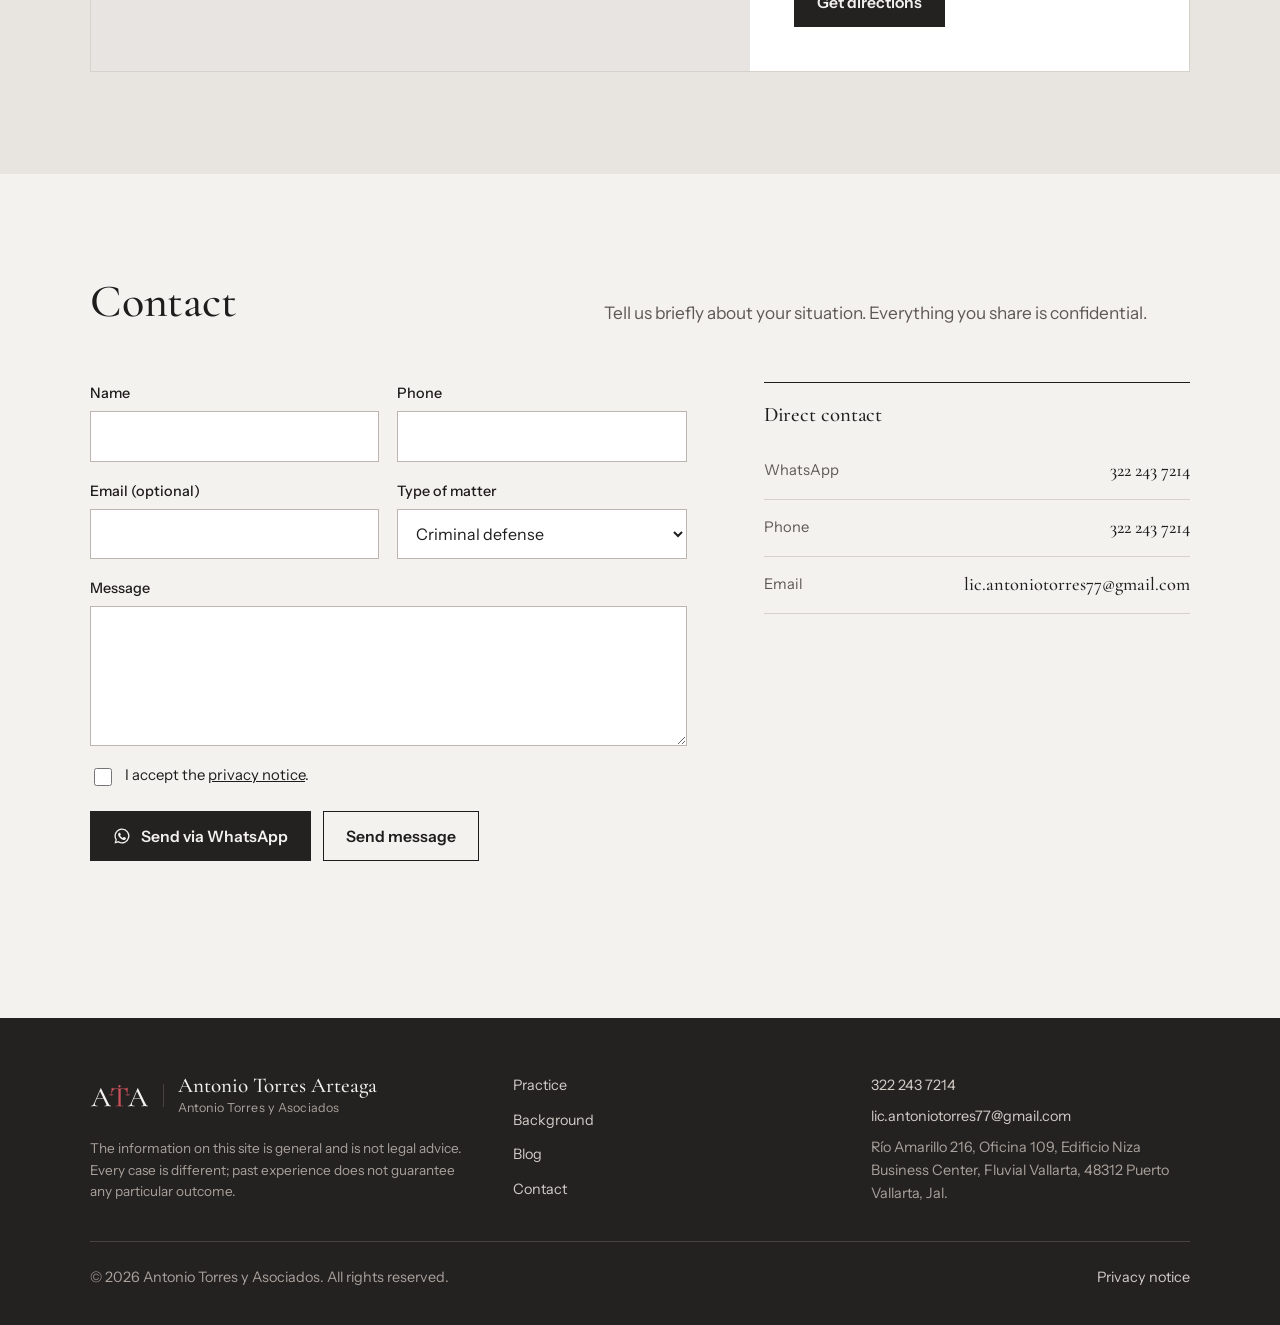
<file: en/index.html>
<!doctype html>
<html lang="en">
<head>
<meta charset="utf-8">
<meta name="viewport" content="width=device-width,initial-scale=1">
<title>Antonio Torres Arteaga · Criminal Defense Attorney in Puerto Vallarta</title>
<meta name="description" content="Criminal defense, criminal amparo and legal counsel for victims in Puerto Vallarta, Mexico. Over 26 years inside the Mexican criminal justice system, state and federal.">
<link rel="canonical" href="https://ata.mx/en/">
<link rel="alternate" hreflang="es" href="https://ata.mx/">
<link rel="alternate" hreflang="en" href="https://ata.mx/en/">
<link rel="alternate" hreflang="x-default" href="https://ata.mx/">
<meta property="og:type" content="website">
<meta property="og:title" content="Antonio Torres Arteaga · Criminal Defense Attorney in Puerto Vallarta">
<meta property="og:description" content="Criminal defense, criminal amparo and legal counsel for victims in Puerto Vallarta, Mexico. Over 26 years inside the Mexican criminal justice system, state and federal.">
<meta property="og:url" content="https://ata.mx/en/">
<meta property="og:locale" content="en_US">
<meta property="og:site_name" content="Antonio Torres Arteaga">
<meta property="og:image" content="https://ata.mx/assets/img/20261027-132414-2-abogado-antonio-torres-arteaga-retrato-corporati.jpg">
<meta name="twitter:card" content="summary_large_image">
<meta name="theme-color" content="#242221">
<link rel="icon" type="image/png" sizes="32x32" href="[data-uri]">
<link rel="icon" href="/favicon.svg" type="image/svg+xml">
<link rel="apple-touch-icon" href="[data-uri]">
<link rel="preconnect" href="https://fonts.googleapis.com">
<link rel="preconnect" href="https://fonts.gstatic.com" crossorigin>
<link href="https://fonts.googleapis.com/css2?family=Cormorant+Garamond:ital,wght@0,500;0,600;1,500&family=Instrument+Sans:wght@400;500;600&display=swap" rel="stylesheet">
<link rel="stylesheet" href="/assets/site.css?v=93894388">
<script type="application/ld+json">{"@context":"https://schema.org","@type":"Attorney","@id":"https://ata.mx/#despacho","name":"Antonio Torres Arteaga · Antonio Torres y Asociados","alternateName":"Antonio Torres y Asociados","description":"Criminal defense, criminal amparo and legal counsel for victims in Puerto Vallarta, Mexico. Over 26 years inside the Mexican criminal justice system, state and federal.","url":"https://ata.mx/en/","areaServed":[{"@type":"City","name":"Puerto Vallarta"},{"@type":"State","name":"Jalisco"}],"knowsAbout":["Derecho penal","Amparo penal","Sistema penal acusatorio","Litigación oral"],"founder":{"@type":"Person","name":"José Antonio Torres Arteaga","jobTitle":"Criminal defense attorney","alumniOf":[{"@type":"CollegeOrUniversity","name":"Universidad de Guadalajara"},{"@type":"CollegeOrUniversity","name":"Universidad Novohispana"}]},"telephone":"+523222437214","email":"lic.antoniotorres77@gmail.com","address":{"@type":"PostalAddress","streetAddress":"Río Amarillo 216, Oficina 109, Edificio Niza Business Center, Fluvial Vallarta","addressLocality":"Puerto Vallarta","addressRegion":"Jalisco","addressCountry":"MX","postalCode":"48312"},"image":"https://ata.mx/assets/img/20261027-135233-abogado-antonio-torres-arteaga-retrato-corporativo.jpg","sameAs":["https://maps.app.goo.gl/p3qq6KmUk7NSALbJA"]}</script>
</head>
<body data-api="https://script.google.com/macros/s/AKfycbz2CCUZjYYO8m5FiT7aGrvQxWlBGZ-uTiWdEAHfwQ2h37PKjHYcOq7zwsGU9koDA2ZB/exec">
<svg width="0" height="0" style="position:absolute" aria-hidden="true">
  <symbol id="i-wa" viewBox="0 0 24 24"><path fill="currentColor" d="M12 2a10 10 0 0 0-8.6 15.1L2 22l5-1.3A10 10 0 1 0 12 2Zm0 18.2c-1.5 0-3-.4-4.3-1.2l-.3-.2-3 .8.8-2.9-.2-.3A8.2 8.2 0 1 1 12 20.2Zm4.5-6.1c-.2-.1-1.5-.7-1.7-.8-.2-.1-.4-.1-.6.1l-.8 1c-.1.2-.3.2-.5.1a6.7 6.7 0 0 1-3.3-2.9c-.3-.4.2-.4.7-1.4.1-.2 0-.3 0-.4l-.8-1.8c-.2-.5-.4-.4-.6-.4h-.5c-.2 0-.4.1-.7.3-.2.3-.9.9-.9 2.2s.9 2.5 1.1 2.7c.1.2 1.8 2.8 4.4 3.9 1.6.7 2.3.8 3.1.6.5-.1 1.5-.6 1.7-1.2.2-.6.2-1.1.2-1.2-.1-.1-.3-.2-.5-.3Z"/></symbol>
  <symbol id="i-tel" viewBox="0 0 24 24"><path fill="none" stroke="currentColor" stroke-width="1.6" d="M6.6 3.5h3l1.5 4-2 1.3a11 11 0 0 0 6.1 6.1l1.3-2 4 1.5v3a2 2 0 0 1-2.2 2A16.5 16.5 0 0 1 4.6 5.7a2 2 0 0 1 2-2.2Z"/></symbol>
</svg>

<a class="skip" href="#main">Skip to content</a>
<header class="top">
  <div class="wrap">
    <a class="brand" href="/en/"><span class="m"><svg class="mark" viewBox="-3 22.1 207.1 81.4" aria-hidden="true" focusable="false"><path fill="var(--mark-a,#F3F1EE)" d="M70.9 98.8L70.9 98.8Q71.4 98.8 71.4 99.4Q71.4 100 70.9 100L70.9 100Q68 100 65 99.8Q61.9 99.6 59 99.6L59 99.6Q55.8 99.6 53.5 99.8Q51.1 100 48.2 100L48.2 100Q47.8 100 47.8 99.4Q47.8 98.8 48.2 98.8L48.2 98.8Q53.1 98.8 54.2 97.3Q55.3 95.7 53.1 91.1L53.1 91.1L44.8 73.9L20.9 73.9L15.3 86.8Q12.7 92.9 15 95.8Q17.3 98.8 23.6 98.8L23.6 98.8Q24.1 98.8 24.1 99.4Q24.1 100 23.6 100L23.6 100Q20.6 100 18.1 99.8Q15.6 99.6 11.8 99.6L11.8 99.6Q8.1 99.6 5.8 99.8Q3.6 100 0.4 100L0.4 100Q0 100 0 99.4Q0 98.8 0.4 98.8L0.4 98.8Q3.1 98.8 5.1 97.8Q7.1 96.7 8.9 93.9Q10.8 91.1 13 85.9L13 85.9L34.3 36.8Q34.4 36.5 35 36.5Q35.6 36.4 35.7 36.8L35.7 36.8L59.7 86.3Q62.1 91.2 63.9 94Q65.6 96.7 67.3 97.8Q69 98.8 70.9 98.8M21.8 71.7L43.8 71.7L32.2 47.6L21.8 71.7M200.6 98.8L200.6 98.8Q201.1 98.8 201.1 99.4Q201.1 100 200.6 100L200.6 100Q197.7 100 194.7 99.8Q191.6 99.6 188.7 99.6L188.7 99.6Q185.5 99.6 183.2 99.8Q180.8 100 177.9 100L177.9 100Q177.5 100 177.5 99.4Q177.5 98.8 177.9 98.8L177.9 98.8Q182.8 98.8 183.9 97.3Q185 95.7 182.8 91.1L182.8 91.1L174.5 73.9L150.6 73.9L145 86.8Q142.4 92.9 144.7 95.8Q147 98.8 153.3 98.8L153.3 98.8Q153.8 98.8 153.8 99.4Q153.8 100 153.3 100L153.3 100Q150.3 100 147.8 99.8Q145.3 99.6 141.5 99.6L141.5 99.6Q137.8 99.6 135.6 99.8Q133.3 100 130.1 100L130.1 100Q129.7 100 129.7 99.4Q129.7 98.8 130.1 98.8L130.1 98.8Q132.8 98.8 134.8 97.8Q136.8 96.7 138.7 93.9Q140.5 91.1 142.7 85.9L142.7 85.9L164 36.8Q164.1 36.5 164.7 36.5Q165.3 36.4 165.4 36.8L165.4 36.8L189.4 86.3Q191.8 91.2 193.6 94Q195.3 96.7 197 97.8Q198.7 98.8 200.6 98.8M151.5 71.7L173.5 71.7L161.9 47.6L151.5 71.7"/><path fill="var(--mark-t,#C9505B)" d="M88.5 39.5L88.5 39.5Q82.3 39.5 78.8 43Q75.3 46.4 73.6 54L73.6 54Q73.5 54.2 73 54.2Q72.4 54.2 72.4 53.9L72.4 53.9Q72.6 52.6 72.8 50.2Q73.1 47.8 73.3 45Q73.5 42.2 73.7 39.6Q73.8 37 73.8 35.3L73.8 35.3Q73.8 34.8 74.4 34.8Q75 34.8 75 35.3L75 35.3Q75 36.3 76 36.8Q77 37.2 78.3 37.4Q79.6 37.5 80.5 37.5L80.5 37.5Q89.1 37.8 100.6 37.8L100.6 37.8Q107.6 37.8 111.8 37.6Q116 37.5 119.9 37.5L119.9 37.5Q123.3 37.5 125.2 37Q127 36.6 127.5 35L127.5 35Q127.6 34.6 128.2 34.6Q128.7 34.6 128.7 35L128.7 35Q128.5 36.5 128.3 39.2Q128.2 41.9 128.1 44.8Q127.9 47.7 127.8 50.2Q127.7 52.7 127.7 53.9L127.7 53.9Q127.7 54.2 127.2 54.2Q126.6 54.2 126.6 53.9L126.6 53.9Q125.9 46.1 122.6 42.8Q119.3 39.5 112.8 39.5L112.8 39.5Q109.3 39.5 107.5 40Q105.8 40.4 105.3 41.7Q104.7 43 104.7 45.8L104.7 45.8L104.7 91.9Q104.7 94.8 105.3 96.3Q106 97.8 108 98.3Q109.9 98.8 114 98.8L114 98.8Q114.2 98.8 114.2 99.4Q114.2 100 114 100L114 100Q111.3 100 108 99.9Q104.6 99.8 100.6 99.8L100.6 99.8Q96.8 99.8 93.5 99.9Q90.1 100 87.3 100L87.3 100Q87 100 87 99.4Q87 98.8 87.3 98.8L87.3 98.8Q91.2 98.8 93.3 98.3Q95.3 97.8 96 96.3Q96.7 94.8 96.7 91.9L96.7 91.9L96.7 45.6Q96.7 42.9 96.1 41.5Q95.5 40.2 93.7 39.9Q91.9 39.5 88.5 39.5M100.5 25.1l5.2 5.2l-5.2 5.2l-5.2 -5.2ZM71 36.3h1v22.4h-1ZM62.1 58.7L81 58.7Q71.5 66.5 62.1 58.7ZM129 36.3h1v22.4h-1ZM120.1 58.7L139 58.7Q129.6 66.5 120.1 58.7Z"/></svg>
</span><span><b>Antonio Torres Arteaga</b><small>Criminal defense attorney</small></span></a>
    <button class="menu-btn" type="button" aria-expanded="false" aria-controls="nav">Menu</button>
    <nav class="nav" id="nav" aria-label="Principal">
      <a href="/en/#servicios">Practice</a>
      <a href="/en/#trayectoria">Background</a>
      <a href="/en/#opiniones">Reviews</a>
      <a href="/blog/">Blog</a>
      <a href="/en/#ubicacion">Location</a>
      <a href="/en/#contacto">Contact</a>
      <a class="lang" href="/" hreflang="es" lang="es">Español</a>
    </nav>
  </div>
</header>
<main id="main">
<section class="hero" id="despacho">
  <div class="wrap">
    <div class="hero-grid">
      <div>
        <h1><span class="name">José Antonio</span><span class="name">Torres Arteaga</span><span class="role">Criminal defense attorney in Puerto Vallarta</span></h1>
        <p class="claim">He has worked in every part of the criminal justice system he now defends you in.</p>
        <p class="lead">Ten years in a criminal court, one in the legal department of the Puerto Vallarta prison and seventeen in private practice. Defense, amparo and counsel for victims in state and federal matters.</p>
        <div class="ctas">
          <a class="btn btn-brass" href="https://wa.me/523222437214?text=Hello%2C%20I%20would%20like%20legal%20advice%20from%20attorney%20Antonio%20Torres." target="_blank" rel="noopener"><svg><use href="#i-wa"/></svg>Message on WhatsApp</a>
          <a class="btn btn-line" href="tel:+523222437214"><svg><use href="#i-tel"/></svg>Call 322 243 7214</a>
        </div>
        <p class="urgent">If someone is being detained right now, call immediately. The defense begins in the first hours.</p>
      </div>
      <div class="portrait has-img">
        <img src="/assets/img/20261027-135233-abogado-antonio-torres-arteaga-retrato-corporativo.jpg" alt="José Antonio Torres Arteaga, LL.M." width="720" height="900" fetchpriority="high">
        
      </div>
    </div>
    <div class="trayecto" id="trayectoria-linea">
      <h2>Twenty-six years in the criminal justice system</h2>
      <ol class="tl">
        <li><span class="y">2000</span><span class="t">Joins a criminal court as a judicial clerk</span></li><li><span class="y">2005</span><span class="t">Earns his law degree from the University of Guadalajara</span></li><li><span class="y">2010</span><span class="t">Completes ten years at the court as process officer and court secretary</span></li><li><span class="y">2015</span><span class="t">Master&#39;s degree in Accusatory Criminal Procedure and Oral Advocacy</span></li><li><span class="y">Today</span><span class="t">Seventeen years of litigation in private practice</span></li>
      </ol>
    </div>
  </div>
</section>

<section class="facts" aria-label="Trayectoria en cifras">
  <div class="wrap">
    <div class="fact"><b>1,000+</b><span>federal hearings in which he has appeared</span></div><div class="fact"><b>1,000+</b><span>incarcerated people assisted in his field work</span></div><div class="fact"><b>First</b><span>private attorney to argue a hearing under the new accusatory criminal system in Puerto Vallarta</span></div>
  </div>
</section>

<section class="sec" id="servicios">
  <div class="wrap">
    <div class="sec-head"><h2>Practice areas</h2><p>Criminal matters under Mexican state and federal jurisdiction.</p></div>
    <div class="services">
      <article class="service"><h3>Criminal defense</h3><p>Defense of people charged with serious and minor offenses, from arrest and the initial hearing through trial.</p></article><article class="service"><h3>Criminal amparo</h3><p>Indirect amparo against arrest warrants, detentions and precautionary measures, and direct amparo against final judgments.</p></article><article class="service"><h3>Counsel for victims</h3><p>Legal support for victims and complainants: filing the complaint, following the investigation and seeking compensation.</p></article><article class="service"><h3>Oral advocacy</h3><p>Representation in hearings under the accusatory system: review of arrest, indictment, precautionary measures, pretrial stage and trial.</p></article>
    </div>
  </div>
</section>

<section class="sec sec-alt" id="trayectoria">
  <div class="wrap">
    <div class="about">
      <div class="about-photo no-img">
        
        <span class="m"><svg class="mark" viewBox="-3 22.1 207.1 81.4" aria-hidden="true" focusable="false"><path fill="var(--mark-a,#F3F1EE)" d="M70.9 98.8L70.9 98.8Q71.4 98.8 71.4 99.4Q71.4 100 70.9 100L70.9 100Q68 100 65 99.8Q61.9 99.6 59 99.6L59 99.6Q55.8 99.6 53.5 99.8Q51.1 100 48.2 100L48.2 100Q47.8 100 47.8 99.4Q47.8 98.8 48.2 98.8L48.2 98.8Q53.1 98.8 54.2 97.3Q55.3 95.7 53.1 91.1L53.1 91.1L44.8 73.9L20.9 73.9L15.3 86.8Q12.7 92.9 15 95.8Q17.3 98.8 23.6 98.8L23.6 98.8Q24.1 98.8 24.1 99.4Q24.1 100 23.6 100L23.6 100Q20.6 100 18.1 99.8Q15.6 99.6 11.8 99.6L11.8 99.6Q8.1 99.6 5.8 99.8Q3.6 100 0.4 100L0.4 100Q0 100 0 99.4Q0 98.8 0.4 98.8L0.4 98.8Q3.1 98.8 5.1 97.8Q7.1 96.7 8.9 93.9Q10.8 91.1 13 85.9L13 85.9L34.3 36.8Q34.4 36.5 35 36.5Q35.6 36.4 35.7 36.8L35.7 36.8L59.7 86.3Q62.1 91.2 63.9 94Q65.6 96.7 67.3 97.8Q69 98.8 70.9 98.8M21.8 71.7L43.8 71.7L32.2 47.6L21.8 71.7M200.6 98.8L200.6 98.8Q201.1 98.8 201.1 99.4Q201.1 100 200.6 100L200.6 100Q197.7 100 194.7 99.8Q191.6 99.6 188.7 99.6L188.7 99.6Q185.5 99.6 183.2 99.8Q180.8 100 177.9 100L177.9 100Q177.5 100 177.5 99.4Q177.5 98.8 177.9 98.8L177.9 98.8Q182.8 98.8 183.9 97.3Q185 95.7 182.8 91.1L182.8 91.1L174.5 73.9L150.6 73.9L145 86.8Q142.4 92.9 144.7 95.8Q147 98.8 153.3 98.8L153.3 98.8Q153.8 98.8 153.8 99.4Q153.8 100 153.3 100L153.3 100Q150.3 100 147.8 99.8Q145.3 99.6 141.5 99.6L141.5 99.6Q137.8 99.6 135.6 99.8Q133.3 100 130.1 100L130.1 100Q129.7 100 129.7 99.4Q129.7 98.8 130.1 98.8L130.1 98.8Q132.8 98.8 134.8 97.8Q136.8 96.7 138.7 93.9Q140.5 91.1 142.7 85.9L142.7 85.9L164 36.8Q164.1 36.5 164.7 36.5Q165.3 36.4 165.4 36.8L165.4 36.8L189.4 86.3Q191.8 91.2 193.6 94Q195.3 96.7 197 97.8Q198.7 98.8 200.6 98.8M151.5 71.7L173.5 71.7L161.9 47.6L151.5 71.7"/><path fill="var(--mark-t,#C9505B)" d="M88.5 39.5L88.5 39.5Q82.3 39.5 78.8 43Q75.3 46.4 73.6 54L73.6 54Q73.5 54.2 73 54.2Q72.4 54.2 72.4 53.9L72.4 53.9Q72.6 52.6 72.8 50.2Q73.1 47.8 73.3 45Q73.5 42.2 73.7 39.6Q73.8 37 73.8 35.3L73.8 35.3Q73.8 34.8 74.4 34.8Q75 34.8 75 35.3L75 35.3Q75 36.3 76 36.8Q77 37.2 78.3 37.4Q79.6 37.5 80.5 37.5L80.5 37.5Q89.1 37.8 100.6 37.8L100.6 37.8Q107.6 37.8 111.8 37.6Q116 37.5 119.9 37.5L119.9 37.5Q123.3 37.5 125.2 37Q127 36.6 127.5 35L127.5 35Q127.6 34.6 128.2 34.6Q128.7 34.6 128.7 35L128.7 35Q128.5 36.5 128.3 39.2Q128.2 41.9 128.1 44.8Q127.9 47.7 127.8 50.2Q127.7 52.7 127.7 53.9L127.7 53.9Q127.7 54.2 127.2 54.2Q126.6 54.2 126.6 53.9L126.6 53.9Q125.9 46.1 122.6 42.8Q119.3 39.5 112.8 39.5L112.8 39.5Q109.3 39.5 107.5 40Q105.8 40.4 105.3 41.7Q104.7 43 104.7 45.8L104.7 45.8L104.7 91.9Q104.7 94.8 105.3 96.3Q106 97.8 108 98.3Q109.9 98.8 114 98.8L114 98.8Q114.2 98.8 114.2 99.4Q114.2 100 114 100L114 100Q111.3 100 108 99.9Q104.6 99.8 100.6 99.8L100.6 99.8Q96.8 99.8 93.5 99.9Q90.1 100 87.3 100L87.3 100Q87 100 87 99.4Q87 98.8 87.3 98.8L87.3 98.8Q91.2 98.8 93.3 98.3Q95.3 97.8 96 96.3Q96.7 94.8 96.7 91.9L96.7 91.9L96.7 45.6Q96.7 42.9 96.1 41.5Q95.5 40.2 93.7 39.9Q91.9 39.5 88.5 39.5M100.5 25.1l5.2 5.2l-5.2 5.2l-5.2 -5.2ZM71 36.3h1v22.4h-1ZM62.1 58.7L81 58.7Q71.5 66.5 62.1 58.7ZM129 36.3h1v22.4h-1ZM120.1 58.7L139 58.7Q129.6 66.5 120.1 58.7Z"/></svg>
</span>
      </div>
      <div>
        <h2>About</h2>
        <p class="name">José Antonio Torres Arteaga, LL.M.</p>
        <div class="body"><p>Antonio Torres learned criminal procedure at the court clerk&#39;s desk before he practiced as a defender. From 2000 to 2010 he served as judicial clerk, process officer and court secretary in a criminal court, and then spent a year in the legal department of the Puerto Vallarta prison.</p><p>That experience is the foundation of his practice: he knows how a case file is built, how a ruling is drafted and what a judge needs to see. For seventeen years he has put it to work for his clients in private practice, including cases with national media coverage.</p><p>He leads the firm Antonio Torres y Asociados, serving clients in Puerto Vallarta and in federal matters.</p></div>
        <div class="edu">
          <h3>Education</h3>
          <dl><dt>2015</dt><dd>Master&#39;s in Accusatory Criminal Procedure and Oral Advocacy, Universidad Novohispana</dd><dt>2005</dt><dd>Law degree, University of Guadalajara</dd></dl>
          
        </div>
      </div>
    </div>
    
  </div>
</section>

<section class="foreign" lang="en">
  <div class="wrap">
    <h2>Foreign nationals and their families</h2>
    <div><p>If you or a family member is detained or accused in Mexico, you have the right to a proper defense and to have your consulate notified. Mexican criminal procedure is very different from the system you may know at home. We guide the person and the family from the first hours.</p></div>
  </div>
</section>



<section class="sec" id="opiniones">
  <div class="wrap">
    <div class="sec-head"><h2>What clients say</h2><p></p></div>
    <div class="rating" id="g-rating">
      <b>5.0</b>
      <div><span class="stars">★★★★★</span><small>Google rating · <span class="n"></span> reviews</small></div>
      <div class="links"><a data-gurl href="https://maps.app.goo.gl/p3qq6KmUk7NSALbJA" target="_blank" rel="noopener">See all reviews on Google</a><a data-gurl data-write href="https://maps.app.goo.gl/p3qq6KmUk7NSALbJA" target="_blank" rel="noopener">Write a review</a></div>
    </div>
    <div class="quotes" id="quotes">
      <blockquote class="quote"><p>“El licenciado Antonio Torres es un abogado comprometido y disciplinado. Siempre llegó puntual a cada audiencia y nos mantuvo informados de cada paso. Se nota que conoce a fondo cómo funcionan los juzgados y la fiscalía, y que se ha ganado el respeto de quienes trabajan ahí por su seriedad. Le dio seguimiento constante a nuestro caso, sin dejar nada al azar.”</p><footer><span>María José  Joya</span><span>October 2026</span></footer></blockquote><blockquote class="quote"><p>“Mi recomendación es totalmente amplia para el Lic. Antonio Arteaga. Llegó en el momento justo después de 3 &quot;abogados&quot; que solo nos mintieron,  él en cuestión de meses hizo lo que los otros no pudieron en 2 años. Es un abogado penalista claro, honesto y que habla con la verdad y sobre todo te brinda la confianza por si buen trabajo. Agradecida con Dios y con el por el apoyo.”</p><footer><span>Cintya Alencaster</span><span>May 2026</span></footer></blockquote>
    </div>
    <p class="g-attr" id="g-attr" hidden>Opiniones publicadas en Google</p>
    <div id="g-reviews"></div>
  </div>
</section>

<section class="sec" id="blog">
  <div class="wrap">
    <div class="sec-head"><h2>Blog</h2><p>Practical guidance, case law, relevant rulings and legal reform, explained clearly. Articles are published in Spanish.</p></div>
    
    <p class="empty">The first articles will be published soon.</p>
  </div>
</section>

<section class="sec sec-alt" id="ubicacion">
  <div class="wrap">
    <div class="sec-head"><h2>Location</h2><p></p></div>
    <div class="loc">
      <iframe src="https://www.google.com/maps/embed?pb=!1m18!1m12!1m3!1d3733.148321267916!2d-105.23093572475332!3d20.66354388089597!2m3!1f0!2f0!3f0!3m2!1i1024!2i768!4f13.1!3m3!1m2!1s0x842145c66043c8ab%3A0x863e3ac1b6f8b145!2sAbogado%20penalista%20maestro%20Jose%20Antonio%20Torres%20Arteaga!5e0!3m2!1ses-419!2smx!4v1793129012242!5m2!1ses-419!2smx" title="Map showing the office location" loading="lazy" referrerpolicy="no-referrer-when-downgrade" allowfullscreen></iframe>
      <div class="info">
        <dl>
          <dt>Address</dt><dd>Río Amarillo 216, Oficina 109, Edificio Niza Business Center, Fluvial Vallarta, 48312 Puerto Vallarta, Jal.</dd>
          <dt>Office hours</dt><dd>Lunes a viernes, 9:00 a 17:00 hrs. Sábado y Domingo, 9:00 a 14:00  hrs.</dd>
          <dt>Phone</dt><dd><a href="tel:+523222437214">322 243 7214</a></dd>
        </dl>
        <a class="btn btn-dark" href="https://maps.app.goo.gl/p3qq6KmUk7NSALbJA" target="_blank" rel="noopener">Get directions</a>
      </div>
    </div>
  </div>
</section>

<section class="sec" id="contacto">
  <div class="wrap">
    <div class="sec-head"><h2>Contact</h2><p>Tell us briefly about your situation. Everything you share is confidential.</p></div>
    <div class="contact">
      <form id="contact-form" novalidate>
        <div class="row">
          <div class="field"><label for="f-n">Name</label><input id="f-n" name="nombre" autocomplete="name" required></div>
          <div class="field"><label for="f-t">Phone</label><input id="f-t" name="telefono" type="tel" autocomplete="tel" required></div>
        </div>
        <div class="row">
          <div class="field"><label for="f-e">Email (optional)</label><input id="f-e" name="correo" type="email" autocomplete="email"></div>
          <div class="field"><label for="f-y">Type of matter</label><select id="f-y" name="tipo"><option>Criminal defense</option><option>Criminal amparo</option><option>I am a victim or complainant</option><option>Other</option></select></div>
        </div>
        <div class="field"><label for="f-m">Message</label><textarea id="f-m" name="mensaje" required></textarea></div>
        <input class="hp" name="empresa" tabindex="-1" autocomplete="off" aria-hidden="true">
        <label class="consent"><input type="checkbox" name="consent" required><span>I accept the <a href="/en/privacy/" target="_blank">privacy notice</a>.</span></label>
        <div class="form-actions">
          <button class="btn btn-brass" type="button" data-wa="https://wa.me/523222437214"><svg><use href="#i-wa"/></svg>Send via WhatsApp</button>
          <button class="btn btn-ghost" type="submit">Send message</button>
        </div>
        <p class="form-msg" role="status" aria-live="polite"></p>
      </form>
      <div class="channels">
        <h3>Direct contact</h3>
        <a href="https://wa.me/523222437214?text=Hello%2C%20I%20would%20like%20legal%20advice%20from%20attorney%20Antonio%20Torres." target="_blank" rel="noopener"><span>WhatsApp</span><span>322 243 7214</span></a>
        <a href="tel:+523222437214"><span>Phone</span><span>322 243 7214</span></a>
        <a href="mailto:lic.antoniotorres77@gmail.com"><span>Email</span><span>lic.antoniotorres77@gmail.com</span></a>
        
      </div>
    </div>
  </div>
</section>

</main>
<footer class="foot">
  <div class="wrap">
    <div class="grid">
      <div>
        <a class="brand" href="/en/"><span class="m"><svg class="mark" viewBox="-3 22.1 207.1 81.4" aria-hidden="true" focusable="false"><path fill="var(--mark-a,#F3F1EE)" d="M70.9 98.8L70.9 98.8Q71.4 98.8 71.4 99.4Q71.4 100 70.9 100L70.9 100Q68 100 65 99.8Q61.9 99.6 59 99.6L59 99.6Q55.8 99.6 53.5 99.8Q51.1 100 48.2 100L48.2 100Q47.8 100 47.8 99.4Q47.8 98.8 48.2 98.8L48.2 98.8Q53.1 98.8 54.2 97.3Q55.3 95.7 53.1 91.1L53.1 91.1L44.8 73.9L20.9 73.9L15.3 86.8Q12.7 92.9 15 95.8Q17.3 98.8 23.6 98.8L23.6 98.8Q24.1 98.8 24.1 99.4Q24.1 100 23.6 100L23.6 100Q20.6 100 18.1 99.8Q15.6 99.6 11.8 99.6L11.8 99.6Q8.1 99.6 5.8 99.8Q3.6 100 0.4 100L0.4 100Q0 100 0 99.4Q0 98.8 0.4 98.8L0.4 98.8Q3.1 98.8 5.1 97.8Q7.1 96.7 8.9 93.9Q10.8 91.1 13 85.9L13 85.9L34.3 36.8Q34.4 36.5 35 36.5Q35.6 36.4 35.7 36.8L35.7 36.8L59.7 86.3Q62.1 91.2 63.9 94Q65.6 96.7 67.3 97.8Q69 98.8 70.9 98.8M21.8 71.7L43.8 71.7L32.2 47.6L21.8 71.7M200.6 98.8L200.6 98.8Q201.1 98.8 201.1 99.4Q201.1 100 200.6 100L200.6 100Q197.7 100 194.7 99.8Q191.6 99.6 188.7 99.6L188.7 99.6Q185.5 99.6 183.2 99.8Q180.8 100 177.9 100L177.9 100Q177.5 100 177.5 99.4Q177.5 98.8 177.9 98.8L177.9 98.8Q182.8 98.8 183.9 97.3Q185 95.7 182.8 91.1L182.8 91.1L174.5 73.9L150.6 73.9L145 86.8Q142.4 92.9 144.7 95.8Q147 98.8 153.3 98.8L153.3 98.8Q153.8 98.8 153.8 99.4Q153.8 100 153.3 100L153.3 100Q150.3 100 147.8 99.8Q145.3 99.6 141.5 99.6L141.5 99.6Q137.8 99.6 135.6 99.8Q133.3 100 130.1 100L130.1 100Q129.7 100 129.7 99.4Q129.7 98.8 130.1 98.8L130.1 98.8Q132.8 98.8 134.8 97.8Q136.8 96.7 138.7 93.9Q140.5 91.1 142.7 85.9L142.7 85.9L164 36.8Q164.1 36.5 164.7 36.5Q165.3 36.4 165.4 36.8L165.4 36.8L189.4 86.3Q191.8 91.2 193.6 94Q195.3 96.7 197 97.8Q198.7 98.8 200.6 98.8M151.5 71.7L173.5 71.7L161.9 47.6L151.5 71.7"/><path fill="var(--mark-t,#C9505B)" d="M88.5 39.5L88.5 39.5Q82.3 39.5 78.8 43Q75.3 46.4 73.6 54L73.6 54Q73.5 54.2 73 54.2Q72.4 54.2 72.4 53.9L72.4 53.9Q72.6 52.6 72.8 50.2Q73.1 47.8 73.3 45Q73.5 42.2 73.7 39.6Q73.8 37 73.8 35.3L73.8 35.3Q73.8 34.8 74.4 34.8Q75 34.8 75 35.3L75 35.3Q75 36.3 76 36.8Q77 37.2 78.3 37.4Q79.6 37.5 80.5 37.5L80.5 37.5Q89.1 37.8 100.6 37.8L100.6 37.8Q107.6 37.8 111.8 37.6Q116 37.5 119.9 37.5L119.9 37.5Q123.3 37.5 125.2 37Q127 36.6 127.5 35L127.5 35Q127.6 34.6 128.2 34.6Q128.7 34.6 128.7 35L128.7 35Q128.5 36.5 128.3 39.2Q128.2 41.9 128.1 44.8Q127.9 47.7 127.8 50.2Q127.7 52.7 127.7 53.9L127.7 53.9Q127.7 54.2 127.2 54.2Q126.6 54.2 126.6 53.9L126.6 53.9Q125.9 46.1 122.6 42.8Q119.3 39.5 112.8 39.5L112.8 39.5Q109.3 39.5 107.5 40Q105.8 40.4 105.3 41.7Q104.7 43 104.7 45.8L104.7 45.8L104.7 91.9Q104.7 94.8 105.3 96.3Q106 97.8 108 98.3Q109.9 98.8 114 98.8L114 98.8Q114.2 98.8 114.2 99.4Q114.2 100 114 100L114 100Q111.3 100 108 99.9Q104.6 99.8 100.6 99.8L100.6 99.8Q96.8 99.8 93.5 99.9Q90.1 100 87.3 100L87.3 100Q87 100 87 99.4Q87 98.8 87.3 98.8L87.3 98.8Q91.2 98.8 93.3 98.3Q95.3 97.8 96 96.3Q96.7 94.8 96.7 91.9L96.7 91.9L96.7 45.6Q96.7 42.9 96.1 41.5Q95.5 40.2 93.7 39.9Q91.9 39.5 88.5 39.5M100.5 25.1l5.2 5.2l-5.2 5.2l-5.2 -5.2ZM71 36.3h1v22.4h-1ZM62.1 58.7L81 58.7Q71.5 66.5 62.1 58.7ZM129 36.3h1v22.4h-1ZM120.1 58.7L139 58.7Q129.6 66.5 120.1 58.7Z"/></svg>
</span><span><b>Antonio Torres Arteaga</b><small>Antonio Torres y Asociados</small></span></a>
        <p class="disc">The information on this site is general and is not legal advice. Every case is different; past experience does not guarantee any particular outcome.</p>
      </div>
      <ul>
        <li><a href="/en/#servicios">Practice</a></li>
        <li><a href="/en/#trayectoria">Background</a></li>
        <li><a href="/blog/">Blog</a></li>
        <li><a href="/en/#contacto">Contact</a></li>
      </ul>
      <ul>
        <li><a href="tel:+523222437214">322 243 7214</a></li>
        <li><a href="mailto:lic.antoniotorres77@gmail.com">lic.antoniotorres77@gmail.com</a></li>
        
        <li>Río Amarillo 216, Oficina 109, Edificio Niza Business Center, Fluvial Vallarta, 48312 Puerto Vallarta, Jal.</li>
      </ul>
    </div>
    <div class="legal">
      <span>© <span data-year>2026</span> Antonio Torres y Asociados. All rights reserved.</span>
      <a href="/en/privacy/">Privacy notice</a>
    </div>
  </div>
</footer>
<a class="wa-float" href="https://wa.me/523222437214?text=Hello%2C%20I%20would%20like%20legal%20advice%20from%20attorney%20Antonio%20Torres." target="_blank" rel="noopener" aria-label="WhatsApp"><svg><use href="#i-wa"/></svg></a>
<script type="application/json" id="t-js">{"invalid":"Please enter your name, a phone number and your message, and accept the privacy notice.","sending":"Sending…","ok":"Message received. We will contact you shortly.","error":"The message could not be sent. Please message us on WhatsApp or call.","greeting":"Hello, I would like legal advice from attorney Antonio Torres."}</script>
<script src="/assets/site.js?v=93894388" defer></script>
</body>
</html>
</file>
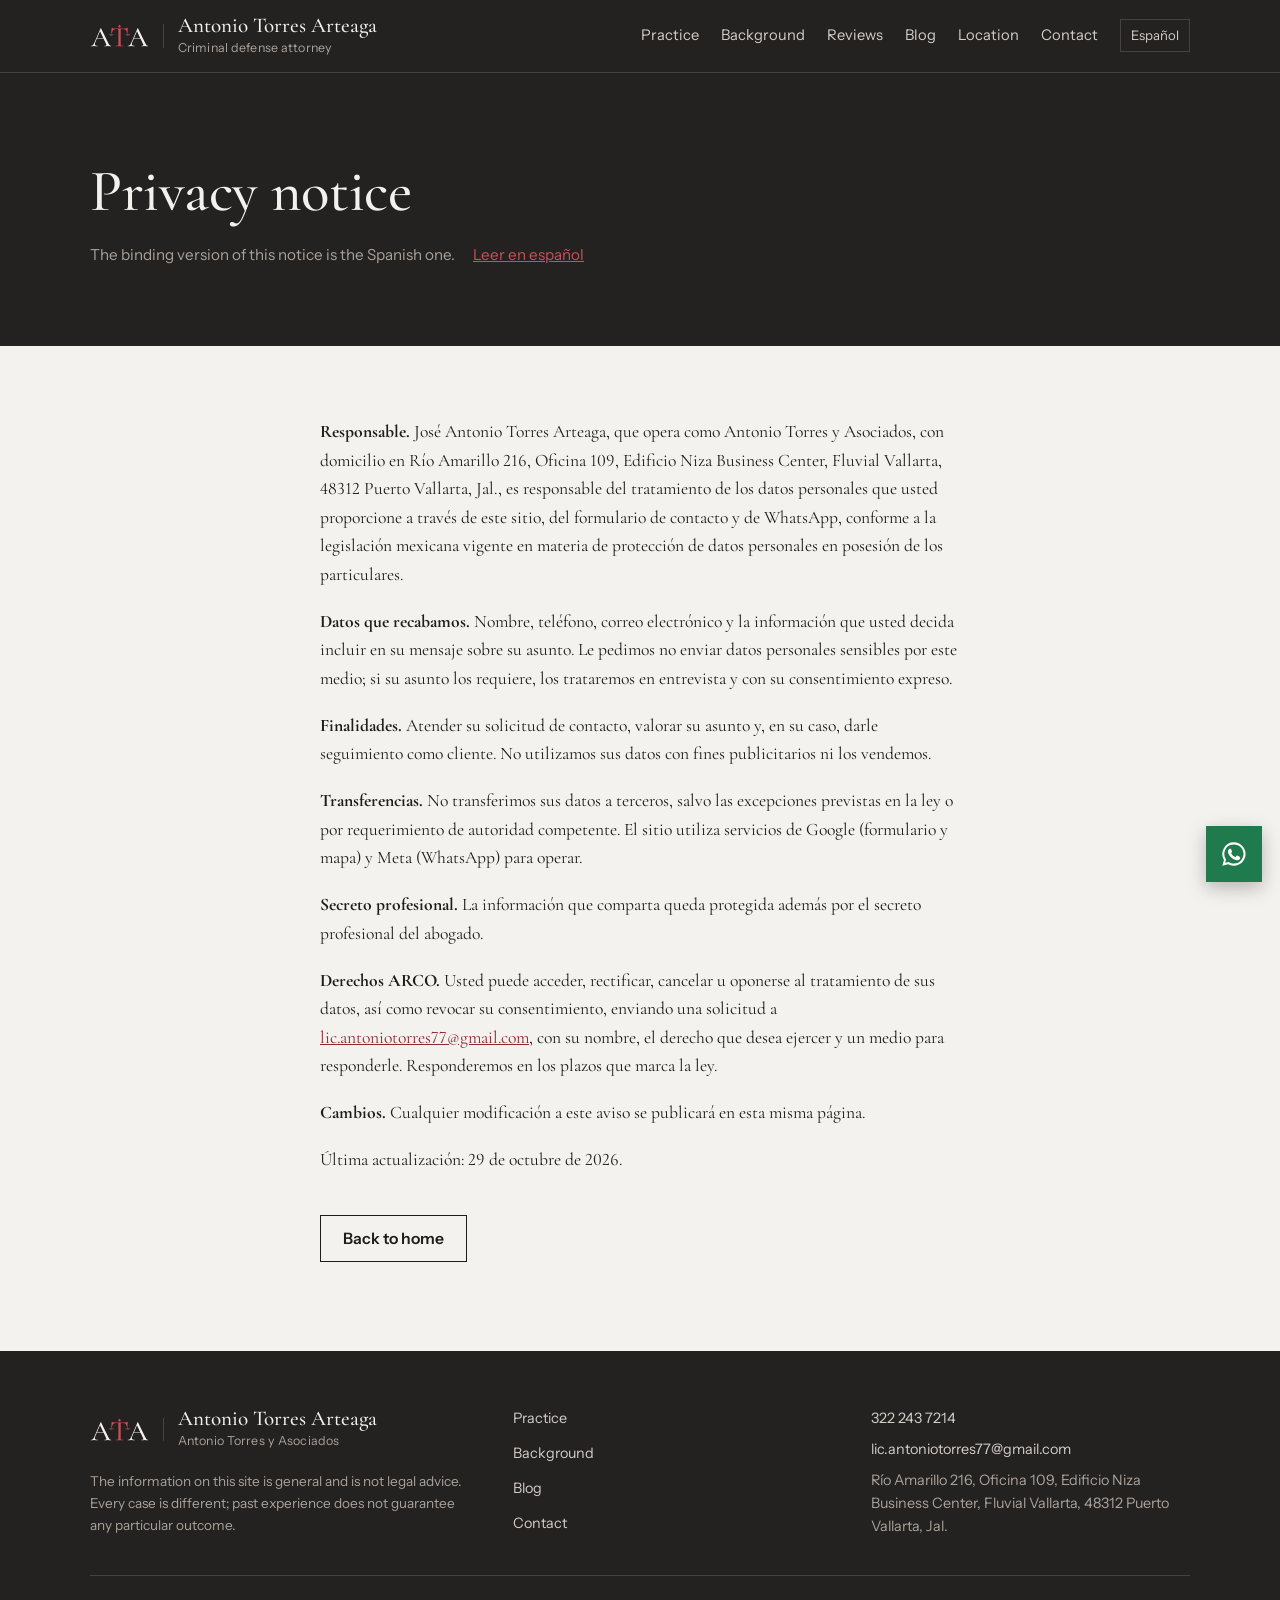
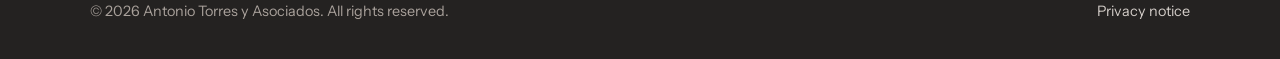
<file: en/privacy/index.html>
<!doctype html>
<html lang="en">
<head>
<meta charset="utf-8">
<meta name="viewport" content="width=device-width,initial-scale=1">
<title>Privacy notice · Antonio Torres Arteaga</title>
<meta name="description" content="Privacy notice · Antonio Torres y Asociados">
<link rel="canonical" href="https://ata.mx/en/privacy/">
<link rel="alternate" hreflang="es" href="https://ata.mx/aviso-de-privacidad/">
<link rel="alternate" hreflang="en" href="https://ata.mx/en/privacy/">
<meta property="og:type" content="website">
<meta property="og:title" content="Privacy notice · Antonio Torres Arteaga">
<meta property="og:description" content="Privacy notice · Antonio Torres y Asociados">
<meta property="og:url" content="https://ata.mx/en/privacy/">
<meta property="og:locale" content="en_US">
<meta property="og:site_name" content="Antonio Torres Arteaga">
<meta property="og:image" content="https://ata.mx/assets/img/20261027-132414-2-abogado-antonio-torres-arteaga-retrato-corporati.jpg">
<meta name="twitter:card" content="summary_large_image">
<meta name="theme-color" content="#242221">
<link rel="icon" type="image/png" sizes="32x32" href="[data-uri]">
<link rel="icon" href="/favicon.svg" type="image/svg+xml">
<link rel="apple-touch-icon" href="[data-uri]">
<link rel="preconnect" href="https://fonts.googleapis.com">
<link rel="preconnect" href="https://fonts.gstatic.com" crossorigin>
<link href="https://fonts.googleapis.com/css2?family=Cormorant+Garamond:ital,wght@0,500;0,600;1,500&family=Instrument+Sans:wght@400;500;600&display=swap" rel="stylesheet">
<link rel="stylesheet" href="/assets/site.css?v=93894388">

</head>
<body data-api="https://script.google.com/macros/s/AKfycbz2CCUZjYYO8m5FiT7aGrvQxWlBGZ-uTiWdEAHfwQ2h37PKjHYcOq7zwsGU9koDA2ZB/exec">
<svg width="0" height="0" style="position:absolute" aria-hidden="true">
  <symbol id="i-wa" viewBox="0 0 24 24"><path fill="currentColor" d="M12 2a10 10 0 0 0-8.6 15.1L2 22l5-1.3A10 10 0 1 0 12 2Zm0 18.2c-1.5 0-3-.4-4.3-1.2l-.3-.2-3 .8.8-2.9-.2-.3A8.2 8.2 0 1 1 12 20.2Zm4.5-6.1c-.2-.1-1.5-.7-1.7-.8-.2-.1-.4-.1-.6.1l-.8 1c-.1.2-.3.2-.5.1a6.7 6.7 0 0 1-3.3-2.9c-.3-.4.2-.4.7-1.4.1-.2 0-.3 0-.4l-.8-1.8c-.2-.5-.4-.4-.6-.4h-.5c-.2 0-.4.1-.7.3-.2.3-.9.9-.9 2.2s.9 2.5 1.1 2.7c.1.2 1.8 2.8 4.4 3.9 1.6.7 2.3.8 3.1.6.5-.1 1.5-.6 1.7-1.2.2-.6.2-1.1.2-1.2-.1-.1-.3-.2-.5-.3Z"/></symbol>
  <symbol id="i-tel" viewBox="0 0 24 24"><path fill="none" stroke="currentColor" stroke-width="1.6" d="M6.6 3.5h3l1.5 4-2 1.3a11 11 0 0 0 6.1 6.1l1.3-2 4 1.5v3a2 2 0 0 1-2.2 2A16.5 16.5 0 0 1 4.6 5.7a2 2 0 0 1 2-2.2Z"/></symbol>
</svg>

<a class="skip" href="#main">Skip to content</a>
<header class="top">
  <div class="wrap">
    <a class="brand" href="/en/"><span class="m"><svg class="mark" viewBox="-3 22.1 207.1 81.4" aria-hidden="true" focusable="false"><path fill="var(--mark-a,#F3F1EE)" d="M70.9 98.8L70.9 98.8Q71.4 98.8 71.4 99.4Q71.4 100 70.9 100L70.9 100Q68 100 65 99.8Q61.9 99.6 59 99.6L59 99.6Q55.8 99.6 53.5 99.8Q51.1 100 48.2 100L48.2 100Q47.8 100 47.8 99.4Q47.8 98.8 48.2 98.8L48.2 98.8Q53.1 98.8 54.2 97.3Q55.3 95.7 53.1 91.1L53.1 91.1L44.8 73.9L20.9 73.9L15.3 86.8Q12.7 92.9 15 95.8Q17.3 98.8 23.6 98.8L23.6 98.8Q24.1 98.8 24.1 99.4Q24.1 100 23.6 100L23.6 100Q20.6 100 18.1 99.8Q15.6 99.6 11.8 99.6L11.8 99.6Q8.1 99.6 5.8 99.8Q3.6 100 0.4 100L0.4 100Q0 100 0 99.4Q0 98.8 0.4 98.8L0.4 98.8Q3.1 98.8 5.1 97.8Q7.1 96.7 8.9 93.9Q10.8 91.1 13 85.9L13 85.9L34.3 36.8Q34.4 36.5 35 36.5Q35.6 36.4 35.7 36.8L35.7 36.8L59.7 86.3Q62.1 91.2 63.9 94Q65.6 96.7 67.3 97.8Q69 98.8 70.9 98.8M21.8 71.7L43.8 71.7L32.2 47.6L21.8 71.7M200.6 98.8L200.6 98.8Q201.1 98.8 201.1 99.4Q201.1 100 200.6 100L200.6 100Q197.7 100 194.7 99.8Q191.6 99.6 188.7 99.6L188.7 99.6Q185.5 99.6 183.2 99.8Q180.8 100 177.9 100L177.9 100Q177.5 100 177.5 99.4Q177.5 98.8 177.9 98.8L177.9 98.8Q182.8 98.8 183.9 97.3Q185 95.7 182.8 91.1L182.8 91.1L174.5 73.9L150.6 73.9L145 86.8Q142.4 92.9 144.7 95.8Q147 98.8 153.3 98.8L153.3 98.8Q153.8 98.8 153.8 99.4Q153.8 100 153.3 100L153.3 100Q150.3 100 147.8 99.8Q145.3 99.6 141.5 99.6L141.5 99.6Q137.8 99.6 135.6 99.8Q133.3 100 130.1 100L130.1 100Q129.7 100 129.7 99.4Q129.7 98.8 130.1 98.8L130.1 98.8Q132.8 98.8 134.8 97.8Q136.8 96.7 138.7 93.9Q140.5 91.1 142.7 85.9L142.7 85.9L164 36.8Q164.1 36.5 164.7 36.5Q165.3 36.4 165.4 36.8L165.4 36.8L189.4 86.3Q191.8 91.2 193.6 94Q195.3 96.7 197 97.8Q198.7 98.8 200.6 98.8M151.5 71.7L173.5 71.7L161.9 47.6L151.5 71.7"/><path fill="var(--mark-t,#C9505B)" d="M88.5 39.5L88.5 39.5Q82.3 39.5 78.8 43Q75.3 46.4 73.6 54L73.6 54Q73.5 54.2 73 54.2Q72.4 54.2 72.4 53.9L72.4 53.9Q72.6 52.6 72.8 50.2Q73.1 47.8 73.3 45Q73.5 42.2 73.7 39.6Q73.8 37 73.8 35.3L73.8 35.3Q73.8 34.8 74.4 34.8Q75 34.8 75 35.3L75 35.3Q75 36.3 76 36.8Q77 37.2 78.3 37.4Q79.6 37.5 80.5 37.5L80.5 37.5Q89.1 37.8 100.6 37.8L100.6 37.8Q107.6 37.8 111.8 37.6Q116 37.5 119.9 37.5L119.9 37.5Q123.3 37.5 125.2 37Q127 36.6 127.5 35L127.5 35Q127.6 34.6 128.2 34.6Q128.7 34.6 128.7 35L128.7 35Q128.5 36.5 128.3 39.2Q128.2 41.9 128.1 44.8Q127.9 47.7 127.8 50.2Q127.7 52.7 127.7 53.9L127.7 53.9Q127.7 54.2 127.2 54.2Q126.6 54.2 126.6 53.9L126.6 53.9Q125.9 46.1 122.6 42.8Q119.3 39.5 112.8 39.5L112.8 39.5Q109.3 39.5 107.5 40Q105.8 40.4 105.3 41.7Q104.7 43 104.7 45.8L104.7 45.8L104.7 91.9Q104.7 94.8 105.3 96.3Q106 97.8 108 98.3Q109.9 98.8 114 98.8L114 98.8Q114.2 98.8 114.2 99.4Q114.2 100 114 100L114 100Q111.3 100 108 99.9Q104.6 99.8 100.6 99.8L100.6 99.8Q96.8 99.8 93.5 99.9Q90.1 100 87.3 100L87.3 100Q87 100 87 99.4Q87 98.8 87.3 98.8L87.3 98.8Q91.2 98.8 93.3 98.3Q95.3 97.8 96 96.3Q96.7 94.8 96.7 91.9L96.7 91.9L96.7 45.6Q96.7 42.9 96.1 41.5Q95.5 40.2 93.7 39.9Q91.9 39.5 88.5 39.5M100.5 25.1l5.2 5.2l-5.2 5.2l-5.2 -5.2ZM71 36.3h1v22.4h-1ZM62.1 58.7L81 58.7Q71.5 66.5 62.1 58.7ZM129 36.3h1v22.4h-1ZM120.1 58.7L139 58.7Q129.6 66.5 120.1 58.7Z"/></svg>
</span><span><b>Antonio Torres Arteaga</b><small>Criminal defense attorney</small></span></a>
    <button class="menu-btn" type="button" aria-expanded="false" aria-controls="nav">Menu</button>
    <nav class="nav" id="nav" aria-label="Principal">
      <a href="/en/#servicios">Practice</a>
      <a href="/en/#trayectoria">Background</a>
      <a href="/en/#opiniones">Reviews</a>
      <a href="/blog/">Blog</a>
      <a href="/en/#ubicacion">Location</a>
      <a href="/en/#contacto">Contact</a>
      <a class="lang" href="/aviso-de-privacidad/" hreflang="es" lang="es">Español</a>
    </nav>
  </div>
</header>
<main id="main">
<section class="page-head"><div class="wrap"><h1>Privacy notice</h1><p class="meta">The binding version of this notice is the Spanish one. <a href="/aviso-de-privacidad/" lang="es">Leer en español</a></p></div></section>
<div class="article legal-page"><div class="prose">
<p><strong>Responsable.</strong> José Antonio Torres Arteaga, que opera como Antonio Torres y Asociados, con domicilio en Río Amarillo 216, Oficina 109, Edificio Niza Business Center, Fluvial Vallarta, 48312 Puerto Vallarta, Jal., es responsable del tratamiento de los datos personales que usted proporcione a través de este sitio, del formulario de contacto y de WhatsApp, conforme a la legislación mexicana vigente en materia de protección de datos personales en posesión de los particulares.</p>
<p><strong>Datos que recabamos.</strong> Nombre, teléfono, correo electrónico y la información que usted decida incluir en su mensaje sobre su asunto. Le pedimos no enviar datos personales sensibles por este medio; si su asunto los requiere, los trataremos en entrevista y con su consentimiento expreso.</p>
<p><strong>Finalidades.</strong> Atender su solicitud de contacto, valorar su asunto y, en su caso, darle seguimiento como cliente. No utilizamos sus datos con fines publicitarios ni los vendemos.</p>
<p><strong>Transferencias.</strong> No transferimos sus datos a terceros, salvo las excepciones previstas en la ley o por requerimiento de autoridad competente. El sitio utiliza servicios de Google (formulario y mapa) y Meta (WhatsApp) para operar.</p>
<p><strong>Secreto profesional.</strong> La información que comparta queda protegida además por el secreto profesional del abogado.</p>
<p><strong>Derechos ARCO.</strong> Usted puede acceder, rectificar, cancelar u oponerse al tratamiento de sus datos, así como revocar su consentimiento, enviando una solicitud a <a href="mailto:lic.antoniotorres77@gmail.com">lic.antoniotorres77@gmail.com</a>, con su nombre, el derecho que desea ejercer y un medio para responderle. Responderemos en los plazos que marca la ley.</p>
<p><strong>Cambios.</strong> Cualquier modificación a este aviso se publicará en esta misma página.</p>
<p>Última actualización: 29 de octubre de 2026.</p>
</div><p style="margin-top:40px"><a class="btn btn-ghost" href="/en/">Back to home</a></p></div>

</main>
<footer class="foot">
  <div class="wrap">
    <div class="grid">
      <div>
        <a class="brand" href="/en/"><span class="m"><svg class="mark" viewBox="-3 22.1 207.1 81.4" aria-hidden="true" focusable="false"><path fill="var(--mark-a,#F3F1EE)" d="M70.9 98.8L70.9 98.8Q71.4 98.8 71.4 99.4Q71.4 100 70.9 100L70.9 100Q68 100 65 99.8Q61.9 99.6 59 99.6L59 99.6Q55.8 99.6 53.5 99.8Q51.1 100 48.2 100L48.2 100Q47.8 100 47.8 99.4Q47.8 98.8 48.2 98.8L48.2 98.8Q53.1 98.8 54.2 97.3Q55.3 95.7 53.1 91.1L53.1 91.1L44.8 73.9L20.9 73.9L15.3 86.8Q12.7 92.9 15 95.8Q17.3 98.8 23.6 98.8L23.6 98.8Q24.1 98.8 24.1 99.4Q24.1 100 23.6 100L23.6 100Q20.6 100 18.1 99.8Q15.6 99.6 11.8 99.6L11.8 99.6Q8.1 99.6 5.8 99.8Q3.6 100 0.4 100L0.4 100Q0 100 0 99.4Q0 98.8 0.4 98.8L0.4 98.8Q3.1 98.8 5.1 97.8Q7.1 96.7 8.9 93.9Q10.8 91.1 13 85.9L13 85.9L34.3 36.8Q34.4 36.5 35 36.5Q35.6 36.4 35.7 36.8L35.7 36.8L59.7 86.3Q62.1 91.2 63.9 94Q65.6 96.7 67.3 97.8Q69 98.8 70.9 98.8M21.8 71.7L43.8 71.7L32.2 47.6L21.8 71.7M200.6 98.8L200.6 98.8Q201.1 98.8 201.1 99.4Q201.1 100 200.6 100L200.6 100Q197.7 100 194.7 99.8Q191.6 99.6 188.7 99.6L188.7 99.6Q185.5 99.6 183.2 99.8Q180.8 100 177.9 100L177.9 100Q177.5 100 177.5 99.4Q177.5 98.8 177.9 98.8L177.9 98.8Q182.8 98.8 183.9 97.3Q185 95.7 182.8 91.1L182.8 91.1L174.5 73.9L150.6 73.9L145 86.8Q142.4 92.9 144.7 95.8Q147 98.8 153.3 98.8L153.3 98.8Q153.8 98.8 153.8 99.4Q153.8 100 153.3 100L153.3 100Q150.3 100 147.8 99.8Q145.3 99.6 141.5 99.6L141.5 99.6Q137.8 99.6 135.6 99.8Q133.3 100 130.1 100L130.1 100Q129.7 100 129.7 99.4Q129.7 98.8 130.1 98.8L130.1 98.8Q132.8 98.8 134.8 97.8Q136.8 96.7 138.7 93.9Q140.5 91.1 142.7 85.9L142.7 85.9L164 36.8Q164.1 36.5 164.7 36.5Q165.3 36.4 165.4 36.8L165.4 36.8L189.4 86.3Q191.8 91.2 193.6 94Q195.3 96.7 197 97.8Q198.7 98.8 200.6 98.8M151.5 71.7L173.5 71.7L161.9 47.6L151.5 71.7"/><path fill="var(--mark-t,#C9505B)" d="M88.5 39.5L88.5 39.5Q82.3 39.5 78.8 43Q75.3 46.4 73.6 54L73.6 54Q73.5 54.2 73 54.2Q72.4 54.2 72.4 53.9L72.4 53.9Q72.6 52.6 72.8 50.2Q73.1 47.8 73.3 45Q73.5 42.2 73.7 39.6Q73.8 37 73.8 35.3L73.8 35.3Q73.8 34.8 74.4 34.8Q75 34.8 75 35.3L75 35.3Q75 36.3 76 36.8Q77 37.2 78.3 37.4Q79.6 37.5 80.5 37.5L80.5 37.5Q89.1 37.8 100.6 37.8L100.6 37.8Q107.6 37.8 111.8 37.6Q116 37.5 119.9 37.5L119.9 37.5Q123.3 37.5 125.2 37Q127 36.6 127.5 35L127.5 35Q127.6 34.6 128.2 34.6Q128.7 34.6 128.7 35L128.7 35Q128.5 36.5 128.3 39.2Q128.2 41.9 128.1 44.8Q127.9 47.7 127.8 50.2Q127.7 52.7 127.7 53.9L127.7 53.9Q127.7 54.2 127.2 54.2Q126.6 54.2 126.6 53.9L126.6 53.9Q125.9 46.1 122.6 42.8Q119.3 39.5 112.8 39.5L112.8 39.5Q109.3 39.5 107.5 40Q105.8 40.4 105.3 41.7Q104.7 43 104.7 45.8L104.7 45.8L104.7 91.9Q104.7 94.8 105.3 96.3Q106 97.8 108 98.3Q109.9 98.8 114 98.8L114 98.8Q114.2 98.8 114.2 99.4Q114.2 100 114 100L114 100Q111.3 100 108 99.9Q104.6 99.8 100.6 99.8L100.6 99.8Q96.8 99.8 93.5 99.9Q90.1 100 87.3 100L87.3 100Q87 100 87 99.4Q87 98.8 87.3 98.8L87.3 98.8Q91.2 98.8 93.3 98.3Q95.3 97.8 96 96.3Q96.7 94.8 96.7 91.9L96.7 91.9L96.7 45.6Q96.7 42.9 96.1 41.5Q95.5 40.2 93.7 39.9Q91.9 39.5 88.5 39.5M100.5 25.1l5.2 5.2l-5.2 5.2l-5.2 -5.2ZM71 36.3h1v22.4h-1ZM62.1 58.7L81 58.7Q71.5 66.5 62.1 58.7ZM129 36.3h1v22.4h-1ZM120.1 58.7L139 58.7Q129.6 66.5 120.1 58.7Z"/></svg>
</span><span><b>Antonio Torres Arteaga</b><small>Antonio Torres y Asociados</small></span></a>
        <p class="disc">The information on this site is general and is not legal advice. Every case is different; past experience does not guarantee any particular outcome.</p>
      </div>
      <ul>
        <li><a href="/en/#servicios">Practice</a></li>
        <li><a href="/en/#trayectoria">Background</a></li>
        <li><a href="/blog/">Blog</a></li>
        <li><a href="/en/#contacto">Contact</a></li>
      </ul>
      <ul>
        <li><a href="tel:+523222437214">322 243 7214</a></li>
        <li><a href="mailto:lic.antoniotorres77@gmail.com">lic.antoniotorres77@gmail.com</a></li>
        
        <li>Río Amarillo 216, Oficina 109, Edificio Niza Business Center, Fluvial Vallarta, 48312 Puerto Vallarta, Jal.</li>
      </ul>
    </div>
    <div class="legal">
      <span>© <span data-year>2026</span> Antonio Torres y Asociados. All rights reserved.</span>
      <a href="/en/privacy/">Privacy notice</a>
    </div>
  </div>
</footer>
<a class="wa-float" href="https://wa.me/523222437214?text=Hello%2C%20I%20would%20like%20legal%20advice%20from%20attorney%20Antonio%20Torres." target="_blank" rel="noopener" aria-label="WhatsApp"><svg><use href="#i-wa"/></svg></a>
<script type="application/json" id="t-js">{"invalid":"Please enter your name, a phone number and your message, and accept the privacy notice.","sending":"Sending…","ok":"Message received. We will contact you shortly.","error":"The message could not be sent. Please message us on WhatsApp or call.","greeting":"Hello, I would like legal advice from attorney Antonio Torres."}</script>
<script src="/assets/site.js?v=93894388" defer></script>
</body>
</html>
</file>
<file: assets/site.css>
:root{
  /* PALETA · cambie solo estos valores para recolorear todo el sitio */
  --dark:#242221;
  --dark-2:#2F2C2A;
  --dark-line:#47423F;
  --dark-btn-line:#6F6864;
  --on-dark:#F3F1EE;
  --on-dark-2:#D3CDC8;
  --on-dark-3:#A9A19B;
  --paper:#F4F2EF;
  --paper-2:#E8E4DF;
  --ink:#1F1D1C;
  --mute:#5F5955;
  --rule:#D7D1CB;
  --field:#BDB6B0;
  --white:#FFFFFF;
  --accent:#A3303C;
  --accent-hover:#B53B47;
  --on-accent:#FFFFFF;
  --accent-ink:#8E2833;
  --accent-on-dark:#C9505B;
  --wa:#1F7A4D; --wa-hover:#18653F; --ok:#2D6A3E; --err:#9B2C2C;
  --mark-a:var(--on-dark); --mark-t:var(--accent-on-dark);
  --serif:"Cormorant Garamond",Georgia,"Times New Roman",serif;
  --sans:"Instrument Sans",system-ui,-apple-system,"Segoe UI",sans-serif;
  --wrap:1180px; --gut:clamp(16px,4vw,40px);
}
*,*::before,*::after{box-sizing:border-box;font-variant-numeric:lining-nums}
html{-webkit-text-size-adjust:100%;scroll-behavior:smooth;scroll-padding-top:84px}
body{margin:0;background:var(--paper);color:var(--ink);font:400 17px/1.6 var(--sans);text-rendering:optimizeLegibility;font-variant-numeric:lining-nums}
img{max-width:100%;height:auto;display:block}
a{color:inherit}
:focus-visible{outline:2px solid var(--accent-ink);outline-offset:3px}
.hero :focus-visible,.top :focus-visible,.foot :focus-visible,.foreign :focus-visible,.page-head :focus-visible,.post-cta :focus-visible{outline-color:var(--accent-on-dark)}
.wrap{max-width:var(--wrap);margin:0 auto;padding:0 var(--gut)}
.sr{position:absolute;width:1px;height:1px;overflow:hidden;clip:rect(0 0 0 0);white-space:nowrap}
.skip{position:absolute;left:-999px;top:8px;background:var(--accent);color:var(--dark);padding:8px 14px;z-index:99}
.skip:focus{left:8px}
h1,h2,h3{font-family:var(--serif);font-weight:500;letter-spacing:-.005em;margin:0}
h2{font-size:clamp(2rem,3.6vw,2.9rem);line-height:1.08}
h3{font-size:1.55rem;line-height:1.15}
p{margin:0 0 1em}
.mark{display:block;width:100%;height:auto}

/* Encabezado */
.top{position:sticky;top:0;z-index:40;background:var(--dark);color:var(--on-dark);border-bottom:1px solid var(--dark-line)}
.top .wrap{display:flex;align-items:center;gap:20px;min-height:72px}
.brand{display:flex;align-items:center;gap:12px;text-decoration:none;margin-right:auto}
.brand .m{width:74px;flex:none;padding-right:14px;margin-right:2px;border-right:1px solid var(--dark-line)}
@media (max-width:480px){.brand .m{width:56px;padding-right:10px}.brand b{font-size:1.12rem}.brand small{font-size:.72rem}}
.brand b{display:block;font:500 1.32rem/1.05 var(--serif)}
.brand small{display:block;font-size:.78rem;color:var(--on-dark-3);letter-spacing:.01em;margin-top:2px}
.nav{display:flex;gap:22px;align-items:center}
.nav a{font-size:.92rem;text-decoration:none;color:var(--on-dark-2);padding:6px 0;border-bottom:1px solid transparent}
.nav a:hover{color:var(--on-dark);border-bottom-color:var(--accent-on-dark)}
.nav .lang{border:1px solid var(--dark-line);padding:5px 10px;font-size:.82rem}
.nav .lang:hover{border-color:var(--accent-on-dark)}
.menu-btn{display:none;background:none;border:1px solid var(--dark-line);color:var(--on-dark);font:500 .9rem var(--sans);padding:8px 12px;cursor:pointer}
@media (max-width:960px){
  .menu-btn{display:block}
  .nav{position:absolute;left:0;right:0;top:100%;flex-direction:column;align-items:stretch;gap:0;background:var(--dark);border-bottom:1px solid var(--dark-line);padding:6px var(--gut) 18px;display:none}
  .nav.open{display:flex}
  .nav a{padding:12px 0;border-bottom:1px solid var(--dark-line);font-size:1rem}
  .nav .lang{margin-top:12px;align-self:flex-start}
}

/* Botones */
.btn{display:inline-flex;align-items:center;gap:10px;font:600 .98rem/1 var(--sans);padding:15px 22px;text-decoration:none;border:1px solid transparent;cursor:pointer;transition:background .15s,color .15s,border-color .15s}
.btn svg{width:18px;height:18px;flex:none}
.btn-brass{background:var(--accent);color:var(--on-accent)}
.sec .btn-brass{background:var(--dark);color:var(--on-dark)}
.sec .btn-brass:hover{background:var(--dark-2)}
.btn-brass:hover{background:var(--accent-hover)}
.btn-line{border-color:var(--dark-btn-line);color:var(--on-dark);background:transparent}
.btn-line:hover{border-color:var(--on-dark)}
.btn-dark{background:var(--dark);color:var(--on-dark)}
.btn-dark:hover{background:var(--dark-2)}
.btn-ghost{border-color:var(--ink);color:var(--ink);background:transparent}
.btn-ghost:hover{background:var(--ink);color:var(--on-dark)}

/* Portada */
.hero{background:var(--dark);color:var(--on-dark);padding:clamp(56px,8vw,104px) 0 0;overflow:hidden}
.hero-grid{display:grid;grid-template-columns:minmax(0,1.35fr) minmax(0,.9fr);gap:clamp(32px,5vw,72px);align-items:end}
.hero h1{margin:0}
.hero h1 .name{display:block;font:500 clamp(3rem,7.2vw,6.4rem)/.96 var(--serif);letter-spacing:-.018em}
.hero h1 .role{display:block;margin-top:22px;font:500 1.05rem/1.4 var(--sans);color:var(--on-dark-3);letter-spacing:.01em}
.hero .claim{font:500 clamp(1.45rem,2.3vw,1.95rem)/1.25 var(--serif);color:var(--on-dark);max-width:30ch;margin:34px 0 0;padding-top:28px;border-top:1px solid var(--dark-line)}
.hero .lead{font-size:clamp(1rem,1.4vw,1.1rem);color:var(--on-dark-2);max-width:54ch;margin:16px 0 32px}
.hero .ctas{display:flex;flex-wrap:wrap;gap:12px}
.hero .urgent{margin:22px 0 0;font-size:.92rem;color:var(--on-dark-3);max-width:52ch;padding-left:14px;border-left:2px solid var(--accent-on-dark)}
.portrait{position:relative;align-self:stretch;min-height:420px}
.portrait img{position:absolute;inset:0;width:100%;height:100%;object-fit:cover;object-position:50% 20%;filter:grayscale(.15) contrast(1.02)}
.portrait .ph{position:absolute;inset:0;background:var(--dark-2);display:grid;place-items:center}
.portrait .ph .m{width:64%;max-width:300px}
/* Trayecto: el elemento que distingue la página */
.trayecto{margin-top:clamp(48px,6vw,80px);border-top:1px solid var(--dark-line);padding:30px 0 clamp(44px,5vw,64px)}
.trayecto h2{font-size:1.05rem;font-family:var(--sans);font-weight:500;color:var(--on-dark-3);letter-spacing:.01em;margin-bottom:26px}
.tl{list-style:none;margin:0;padding:0;display:grid;grid-template-columns:repeat(5,1fr);position:relative}
.tl::before{content:"";position:absolute;left:0;right:0;top:34px;height:1px;background:var(--accent-on-dark)}
.tl li{position:relative;padding-right:18px}
.tl .y{display:block;font:500 1.75rem/1 var(--serif);color:var(--on-dark);height:34px}
.tl li::before{content:"";position:absolute;left:0;top:30px;width:9px;height:9px;background:var(--dark);border:1px solid var(--accent-on-dark);transform:rotate(45deg)}
.tl li:last-child::before{background:var(--accent-on-dark)}
.tl .t{display:block;margin-top:22px;font-size:.92rem;line-height:1.45;color:var(--on-dark-2);max-width:22ch}
@media (max-width:860px){
  .hero-grid{grid-template-columns:1fr}
  .portrait{min-height:0;aspect-ratio:4/3;order:-1;display:none}
  .portrait.has-img{display:block}
  .tl{grid-template-columns:1fr;gap:20px;padding-left:28px}
  .tl::before{left:4px;right:auto;top:6px;bottom:6px;width:1px;height:auto}
  .tl li{display:grid;grid-template-columns:64px 1fr;gap:12px;align-items:baseline;padding:0}
  .tl li::before{left:-28px;top:9px}
  .tl .y{height:auto;font-size:1.4rem}
  .tl .t{margin:0;max-width:none}
}

/* Hechos */
.facts{border-bottom:1px solid var(--rule)}
.facts .wrap{display:grid;grid-template-columns:1fr 1fr 1.4fr}
.fact{padding:36px 28px 36px 0;border-right:1px solid var(--rule)}
.fact+.fact{padding-left:28px}
.fact:last-child{border-right:0;padding-right:0}
.fact b{display:block;font:500 2.6rem/1 var(--serif);color:var(--dark);margin-bottom:10px}
.fact span{display:block;color:var(--mute);font-size:.97rem;max-width:34ch}
@media (max-width:760px){.facts .wrap{grid-template-columns:1fr}.fact,.fact+.fact{padding:26px 0;border-right:0;border-bottom:1px solid var(--rule)}.fact:last-child{border-bottom:0}}

/* Secciones */
.sec{padding:clamp(64px,8vw,112px) 0}
.sec-alt{background:var(--paper-2)}
.sec-head{display:grid;grid-template-columns:minmax(0,1fr) minmax(0,1.3fr);gap:clamp(24px,5vw,72px);align-items:end;margin-bottom:clamp(36px,5vw,56px)}
.sec-head p{color:var(--mute);font-size:1.08rem;max-width:52ch;margin:0}
@media (max-width:760px){.sec-head{grid-template-columns:1fr;gap:14px}}

.services{display:grid;grid-template-columns:1fr 1fr;border-top:1px solid var(--ink)}
.service{padding:32px 36px 36px 0;border-bottom:1px solid var(--rule)}
.service:nth-child(even){padding:32px 0 36px 36px;border-left:1px solid var(--rule)}
.service h3{margin-bottom:12px}
.service p{color:var(--mute);margin:0;max-width:48ch}
@media (max-width:760px){.services{grid-template-columns:1fr}.service,.service:nth-child(even){padding:26px 0;border-left:0}}

.about{display:grid;grid-template-columns:minmax(0,.85fr) minmax(0,1.15fr);gap:clamp(32px,6vw,88px)}
.about-photo{background:var(--dark-2);aspect-ratio:4/5;position:relative;overflow:hidden}
.about-photo img{width:100%;height:100%;object-fit:cover}
.about-photo .m{position:absolute;left:50%;top:50%;transform:translate(-50%,-50%);width:62%}
.about h2{margin-bottom:8px}
.about .name{font:500 1.35rem/1.3 var(--serif);color:var(--accent-ink);margin-bottom:26px}
.about .body p{font-size:1.06rem;max-width:62ch}
.edu{margin-top:34px;border-top:1px solid var(--rule)}
.edu h3{font-size:1.2rem;padding:18px 0 6px}
.edu dl{margin:0;display:grid;grid-template-columns:64px 1fr;gap:10px 16px}
.edu dt{font:500 1.2rem/1.4 var(--serif);color:var(--accent-ink)}
.edu dd{margin:0;color:var(--mute)}
.cedula{margin-top:22px;font-size:.92rem;color:var(--mute)}
@media (max-width:860px){.about{grid-template-columns:1fr}.about-photo{max-width:420px}.about-photo.no-img{display:none}}
@media (max-width:600px){.post-card .nocover{aspect-ratio:5/2}}

.team{display:grid;grid-template-columns:repeat(auto-fill,minmax(220px,1fr));gap:28px;margin-top:56px;padding-top:32px;border-top:1px solid var(--rule)}
.team h3{grid-column:1/-1;font-size:1.5rem}
.member img{aspect-ratio:1;object-fit:cover;width:100%;margin-bottom:14px;background:var(--paper-2)}
.member b{display:block;font:500 1.25rem/1.2 var(--serif)}
.member span{color:var(--mute);font-size:.93rem}

.foreign{background:var(--dark);color:var(--on-dark)}
.foreign .wrap{display:grid;grid-template-columns:minmax(0,1fr) minmax(0,1.4fr);gap:clamp(24px,5vw,72px);padding-top:clamp(48px,6vw,80px);padding-bottom:clamp(48px,6vw,80px)}
.foreign p{color:var(--on-dark-2);font-size:1.08rem;max-width:60ch}
.foreign a{color:var(--accent-on-dark)}
@media (max-width:760px){.foreign .wrap{grid-template-columns:1fr}}

.media-list{list-style:none;margin:0;padding:0;border-top:1px solid var(--ink)}
.media-list li{border-bottom:1px solid var(--rule)}
.media-list a{display:grid;grid-template-columns:160px 1fr auto;gap:20px;padding:20px 0;text-decoration:none;align-items:baseline}
.media-list a:hover h3{text-decoration:underline;text-decoration-thickness:1px;text-underline-offset:4px}
.media-list .src{color:var(--accent-ink);font-weight:600;font-size:.92rem}
.media-list h3{font-size:1.3rem}
.media-list time{color:var(--mute);font-size:.88rem}
@media (max-width:640px){.media-list a{grid-template-columns:1fr;gap:4px}}

/* Opiniones */
.rating{display:none;align-items:center;gap:18px;margin-bottom:36px;flex-wrap:wrap}
.rating.on{display:flex}
.rating b{font:500 3.2rem/1 var(--serif)}
.stars{color:var(--accent-ink);letter-spacing:2px;font-size:1.1rem}
.rating small{display:block;color:var(--mute);font-size:.9rem}
.rating .links{margin-left:auto;display:flex;gap:18px;font-size:.93rem}
.quotes{display:grid;grid-template-columns:repeat(auto-fill,minmax(300px,1fr));gap:0 48px}
.quote{margin:0;padding:28px 0;border-top:1px solid var(--rule)}
.quote p{font:400 1.32rem/1.45 var(--serif);margin:0 0 14px}
.quote footer{font-size:.9rem;color:var(--mute);display:flex;gap:10px;align-items:center}
.quote footer img{width:28px;height:28px;border-radius:50%}
.quote .stars{font-size:.9rem}
.g-attr{font-size:.8rem;color:var(--mute);margin-top:18px}

/* Blog */
.posts{display:grid;grid-template-columns:repeat(3,1fr);gap:40px}
.post-card{display:flex;flex-direction:column;text-decoration:none}
.post-card .cover{aspect-ratio:3/2;background:var(--paper-2);margin-bottom:18px;overflow:hidden}
.post-card .cover img{width:100%;height:100%;object-fit:cover;transition:transform .4s}
.post-card .nocover{background:var(--dark);display:flex;align-items:flex-end;padding:22px}
.post-card .nocover span{font:500 italic 1.7rem/1.1 var(--serif);color:var(--accent-on-dark)}
.post-card:hover .cover img{transform:scale(1.03)}
.post-card .cat{font-size:.85rem;color:var(--accent-ink);font-weight:600}
.post-card h3{margin:6px 0 10px;font-size:1.5rem}
.post-card:hover h3{text-decoration:underline;text-decoration-thickness:1px;text-underline-offset:4px}
.post-card p{color:var(--mute);font-size:.97rem;margin:0}
.post-card time{display:block;margin-top:12px;font-size:.86rem;color:var(--mute)}
.more{margin-top:44px}
@media (max-width:900px){.posts{grid-template-columns:1fr 1fr}}
@media (max-width:600px){.posts{grid-template-columns:1fr}}
.cats{display:flex;flex-wrap:wrap;gap:8px;margin-bottom:40px}
.cats button{font:500 .9rem var(--sans);padding:8px 14px;border:1px solid var(--rule);background:transparent;color:var(--ink);cursor:pointer}
.cats button[aria-pressed=true]{background:var(--dark);color:var(--on-dark);border-color:var(--dark)}
.empty{color:var(--mute);font-size:1.05rem}

/* Ubicación */
.loc{display:grid;grid-template-columns:minmax(0,1.5fr) minmax(0,1fr);gap:0;border:1px solid var(--rule);background:var(--white)}
.loc iframe{width:100%;height:100%;min-height:420px;border:0;display:block;filter:grayscale(.35);background:var(--paper-2)}
.loc .info{padding:clamp(24px,4vw,44px)}
.loc dl{margin:0 0 26px}
.loc dt{font-size:.88rem;color:var(--mute);margin-top:18px}
.loc dt:first-child{margin-top:0}
.loc dd{margin:4px 0 0;font:500 1.25rem/1.35 var(--serif)}
@media (max-width:860px){.loc{grid-template-columns:1fr}.loc iframe{min-height:300px}}

/* Contacto */
.contact{display:grid;grid-template-columns:minmax(0,1.4fr) minmax(0,1fr);gap:clamp(32px,6vw,88px)}
form .row{display:grid;grid-template-columns:1fr 1fr;gap:18px}
@media (max-width:600px){form .row{grid-template-columns:1fr}}
.field{display:flex;flex-direction:column;gap:6px;margin-bottom:18px}
.field label{font-size:.9rem;font-weight:500}
.field input,.field select,.field textarea{font:400 1rem/1.4 var(--sans);color:var(--ink);background:var(--white);border:1px solid var(--field);padding:13px 14px;border-radius:0;width:100%}
.field textarea{min-height:140px;resize:vertical}
.field input:focus,.field select:focus,.field textarea:focus{outline:2px solid var(--accent-ink);outline-offset:0;border-color:var(--accent-ink)}
.consent{display:flex;gap:10px;align-items:flex-start;font-size:.93rem;margin:4px 0 22px}
.consent input{margin-top:4px;width:18px;height:18px;accent-color:var(--dark)}
.hp{position:absolute;left:-5000px}
.form-actions{display:flex;flex-wrap:wrap;gap:12px}
.form-msg{margin-top:16px;font-size:.95rem;min-height:1.5em}
.form-msg.ok{color:var(--ok)}.form-msg.err{color:var(--err)}
.channels{border-top:1px solid var(--ink);padding-top:20px}
.channels h3{font-size:1.3rem;margin-bottom:16px}
.channels a{display:flex;justify-content:space-between;gap:16px;padding:16px 0;border-bottom:1px solid var(--rule);text-decoration:none}
.channels a span:first-child{color:var(--mute);font-size:.92rem}
.channels a span:last-child{font:500 1.15rem/1.3 var(--serif);text-align:right;word-break:break-word}
.channels a:hover span:last-child{color:var(--accent-ink)}
@media (max-width:860px){.contact{grid-template-columns:1fr}}

/* Pie */
.foot{background:var(--dark);color:var(--on-dark-3);font-size:.9rem;padding:56px 0 36px}
.foot .grid{display:grid;grid-template-columns:1.2fr 1fr 1fr;gap:40px;padding-bottom:36px;border-bottom:1px solid var(--dark-line)}
.foot .brand b{color:var(--on-dark)}
.foot a{color:var(--on-dark-2);text-decoration:none}
.foot a:hover{color:var(--on-dark);text-decoration:underline}
.foot ul{list-style:none;margin:0;padding:0;display:grid;gap:8px}
.foot .legal{padding-top:24px;display:flex;flex-wrap:wrap;justify-content:space-between;gap:12px}
.foot .disc{max-width:70ch;margin:20px 0 0;color:var(--on-dark-3);font-size:.85rem}
@media (max-width:760px){.foot .grid{grid-template-columns:1fr}}

.wa-float{position:fixed;right:18px;bottom:18px;z-index:50;width:56px;height:56px;display:grid;place-items:center;background:var(--wa);color:#fff;box-shadow:0 6px 18px rgba(0,0,0,.25)}
.wa-float svg{width:28px;height:28px}
.wa-float:hover{background:var(--wa-hover)}

/* Artículo */
.page-head{background:var(--dark);color:var(--on-dark);padding:clamp(48px,7vw,88px) 0 clamp(40px,5vw,64px)}
.page-head h1{font-size:clamp(2.2rem,4.6vw,3.8rem);line-height:1.05;max-width:22ch}
.page-head .meta{margin-top:20px;color:var(--on-dark-3);font-size:.95rem;display:flex;gap:18px;flex-wrap:wrap}
.page-head .meta a{color:var(--accent-on-dark)}
.page-head .crumb{display:inline-block;margin-bottom:22px;color:var(--on-dark-3);font-size:.92rem;text-decoration:none}
.page-head .crumb:hover{color:var(--on-dark)}
.article{max-width:720px;margin:0 auto;padding:clamp(40px,6vw,72px) var(--gut)}
.article .cover{margin:0 0 40px}
.article .cover img{width:100%}
.prose{font:400 1.24rem/1.62 var(--serif);color:var(--ink)}
.prose h2{font-size:2rem;margin:1.6em 0 .5em}
.prose h3{font-size:1.5rem;margin:1.4em 0 .4em}
.prose p{margin:0 0 1.05em}
.prose a{color:var(--accent-ink)}
.prose blockquote{margin:1.4em 0;padding:4px 0 4px 22px;border-left:2px solid var(--accent-ink);color:var(--mute);font-style:italic}
.prose ul,.prose ol{padding-left:1.3em;margin:0 0 1.1em}
.prose li{margin-bottom:.35em}
.prose img{margin:1.4em 0}
.share{display:flex;flex-wrap:wrap;gap:10px;align-items:center;margin:44px 0;padding:22px 0;border-top:1px solid var(--rule);border-bottom:1px solid var(--rule);font-size:.92rem}
.share span{color:var(--mute);margin-right:6px}
.share a,.share button{font:500 .9rem var(--sans);padding:8px 12px;border:1px solid var(--rule);background:none;color:var(--ink);text-decoration:none;cursor:pointer}
.share a:hover,.share button:hover{border-color:var(--ink)}
.author{display:grid;grid-template-columns:72px 1fr;gap:18px;align-items:center}
.author .m,.author img{width:72px;height:72px;object-fit:cover}
.author .m{background:var(--dark);display:flex;align-items:center;padding:9px}
.author b{font:500 1.3rem/1.2 var(--serif);display:block}
.author span{color:var(--mute);font-size:.93rem}
.post-cta{margin-top:44px;padding:32px;background:var(--dark);color:var(--on-dark)}
.post-cta h2{font-size:1.8rem;margin-bottom:8px}
.post-cta p{color:var(--on-dark-2)}
.legal-page .prose{font-size:1.1rem}

@media (prefers-reduced-motion:reduce){*{scroll-behavior:auto!important;transition:none!important;animation:none!important}}
@media print{.top,.wa-float,.foot,.share,.post-cta{display:none}}
</file>
